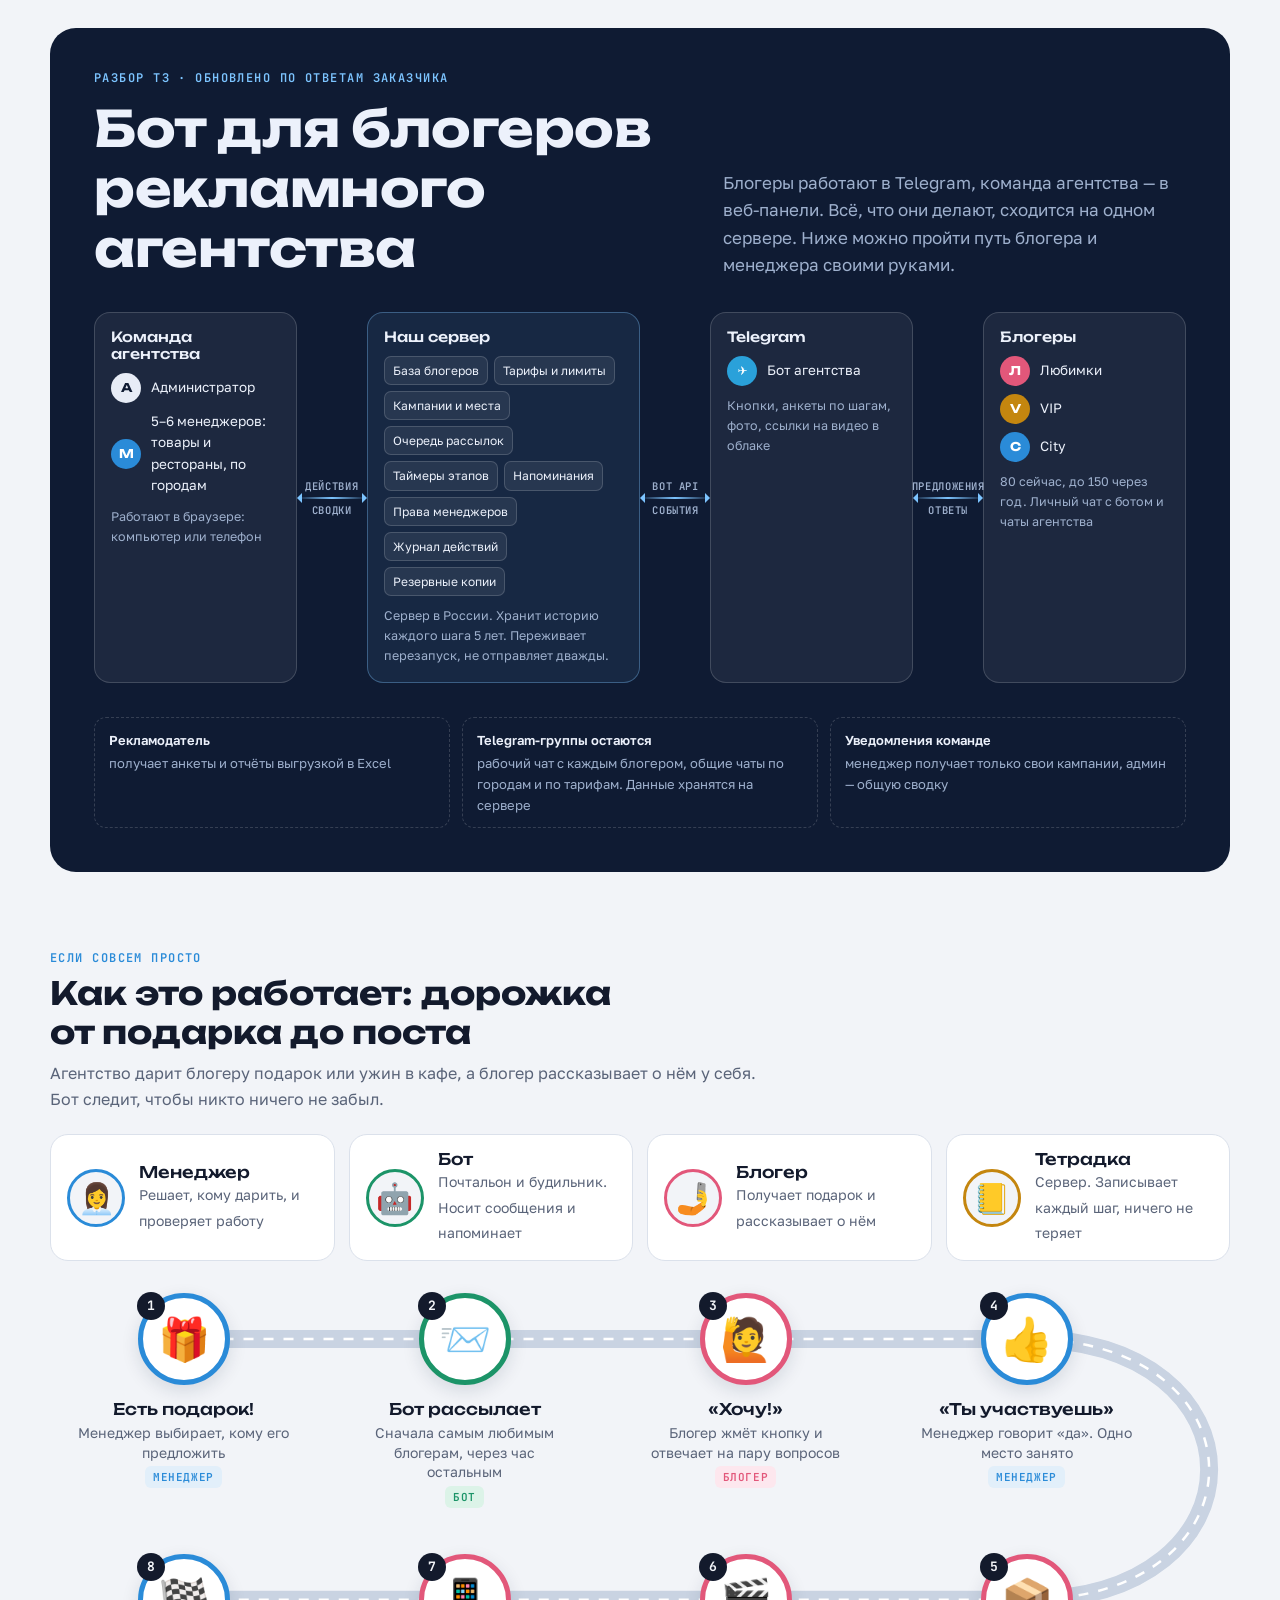
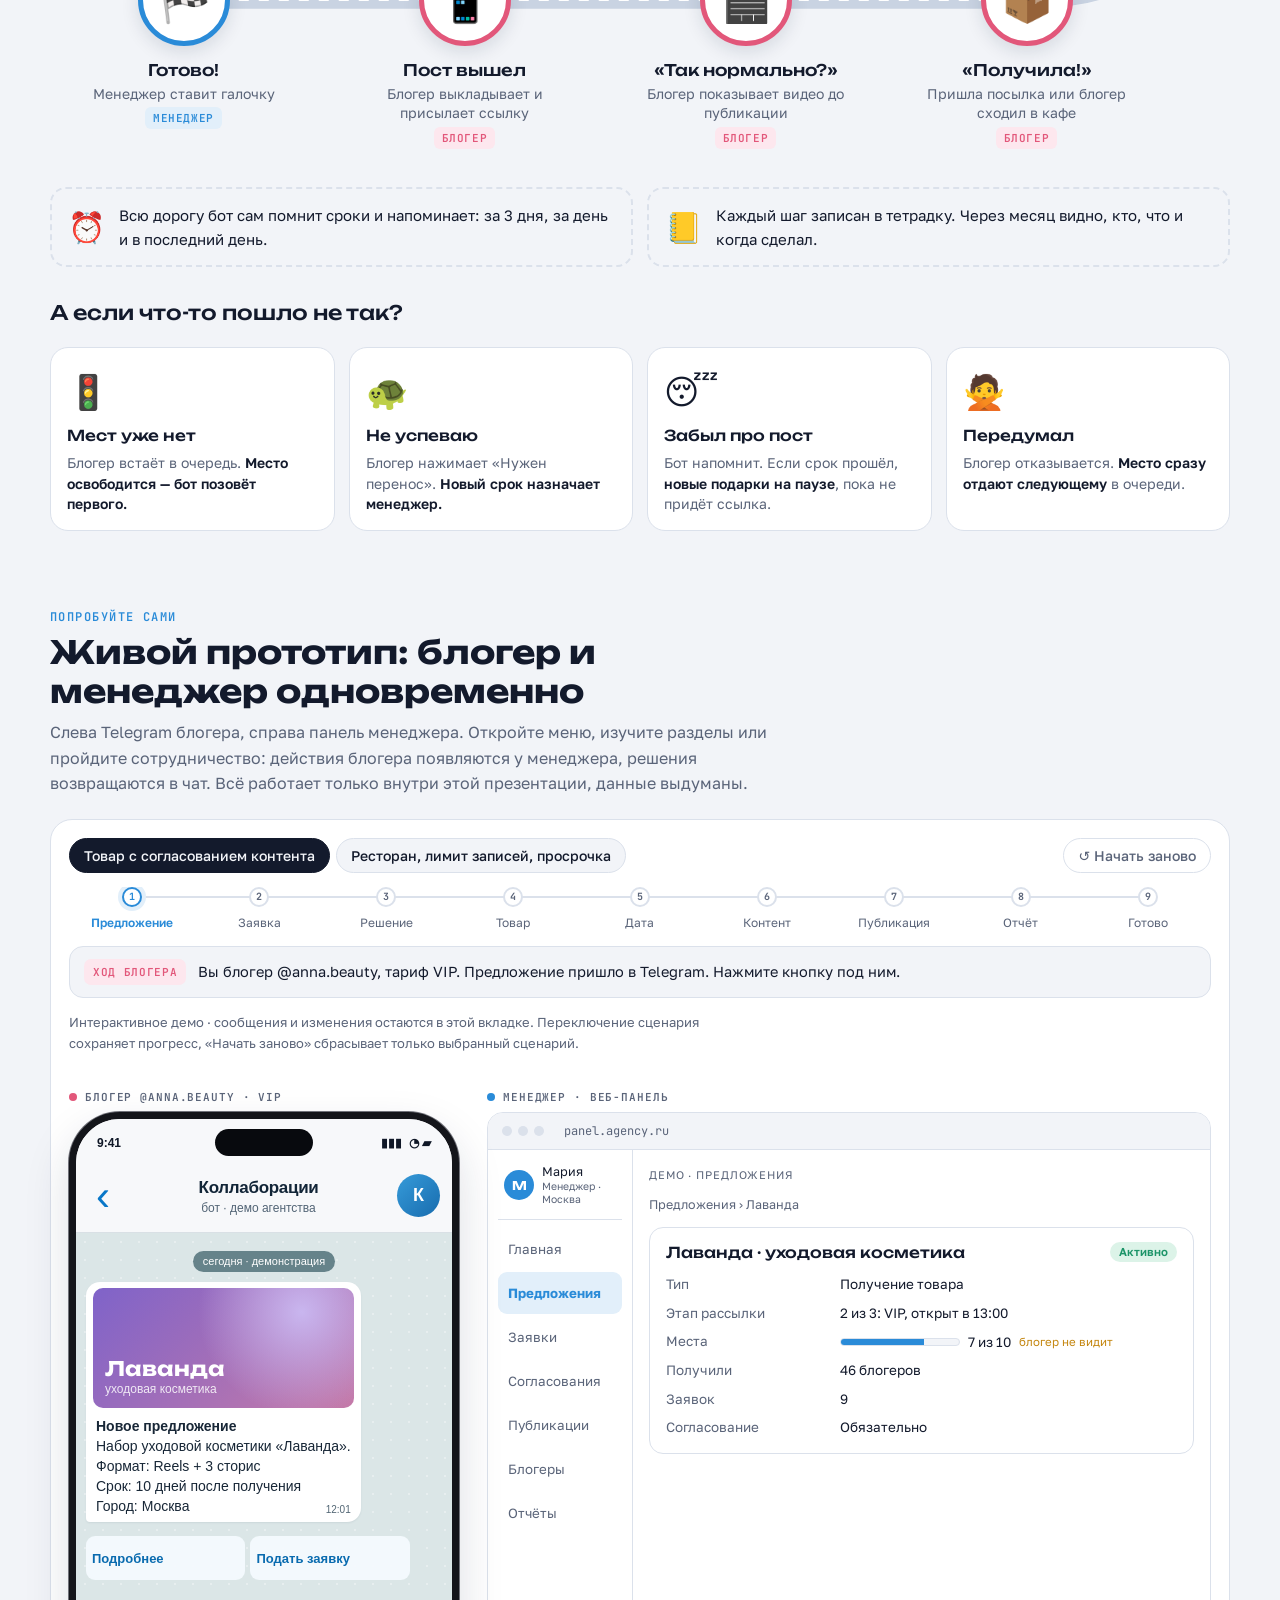
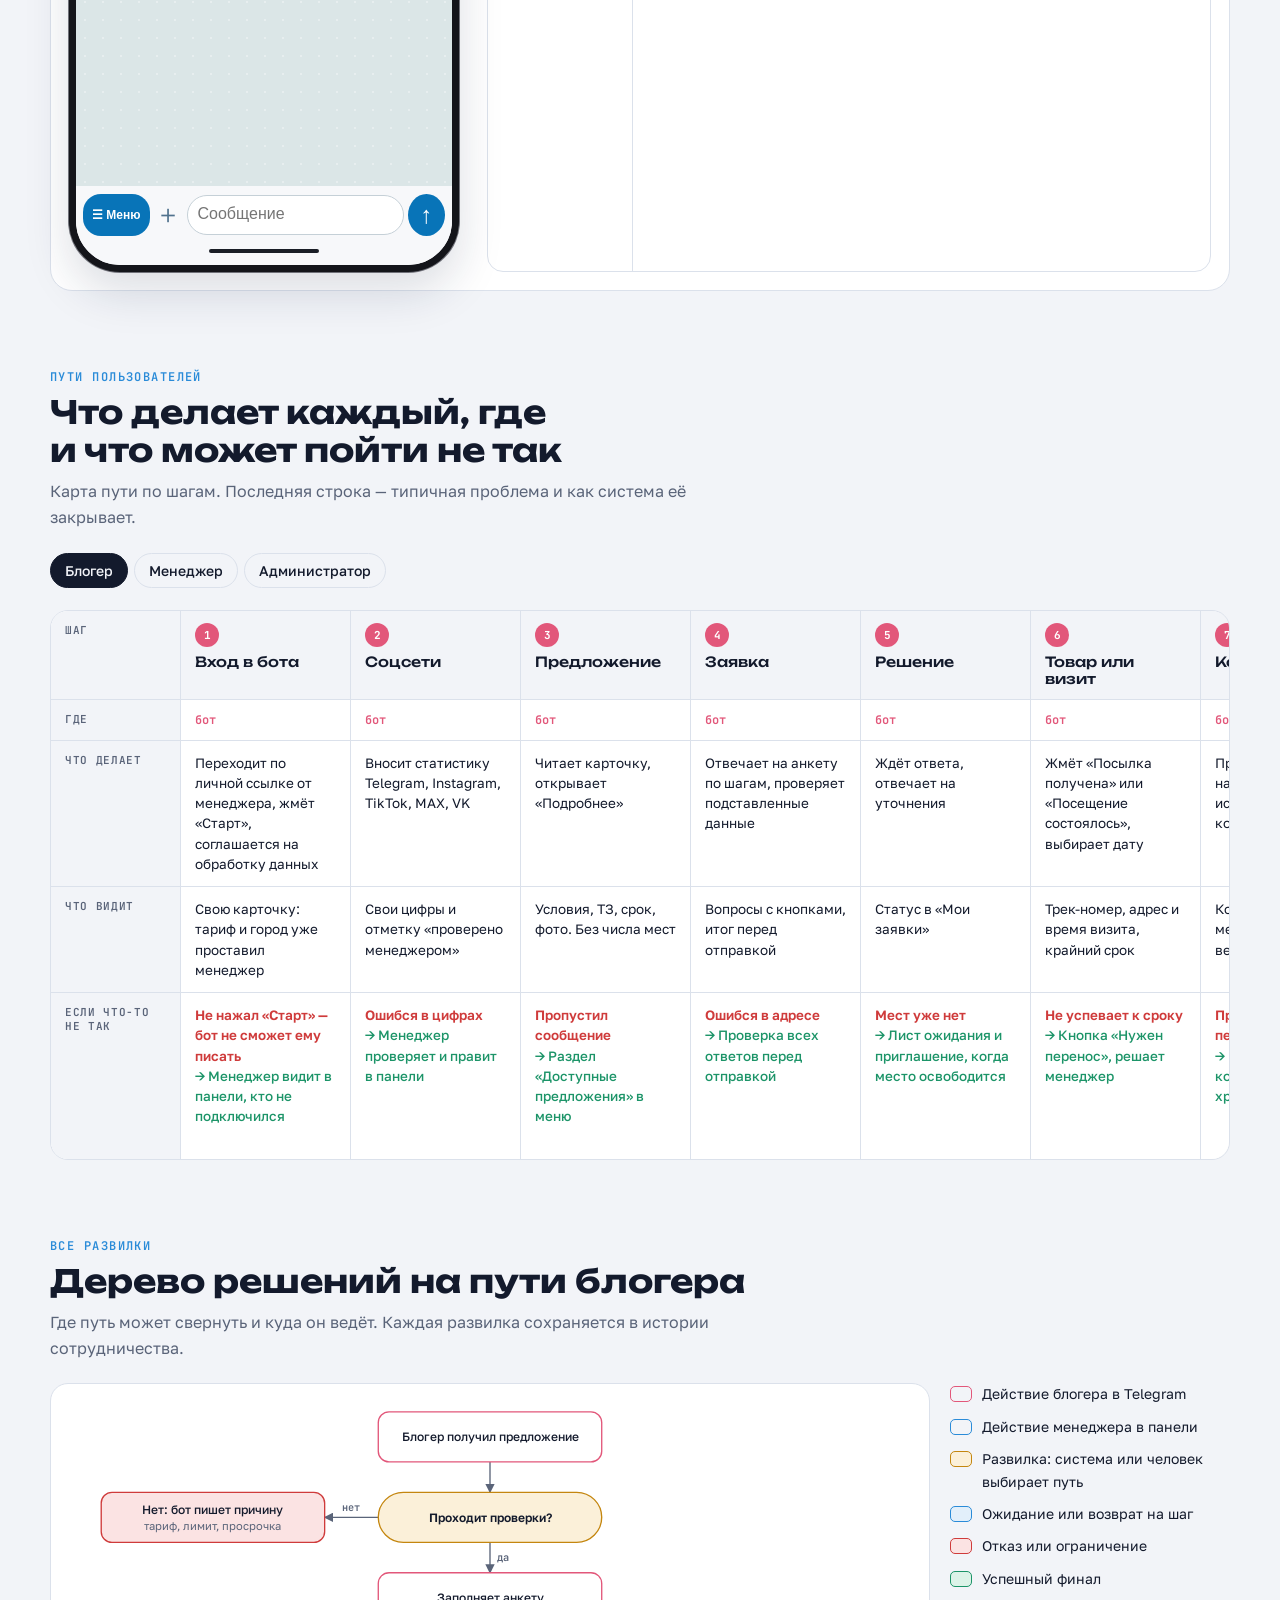
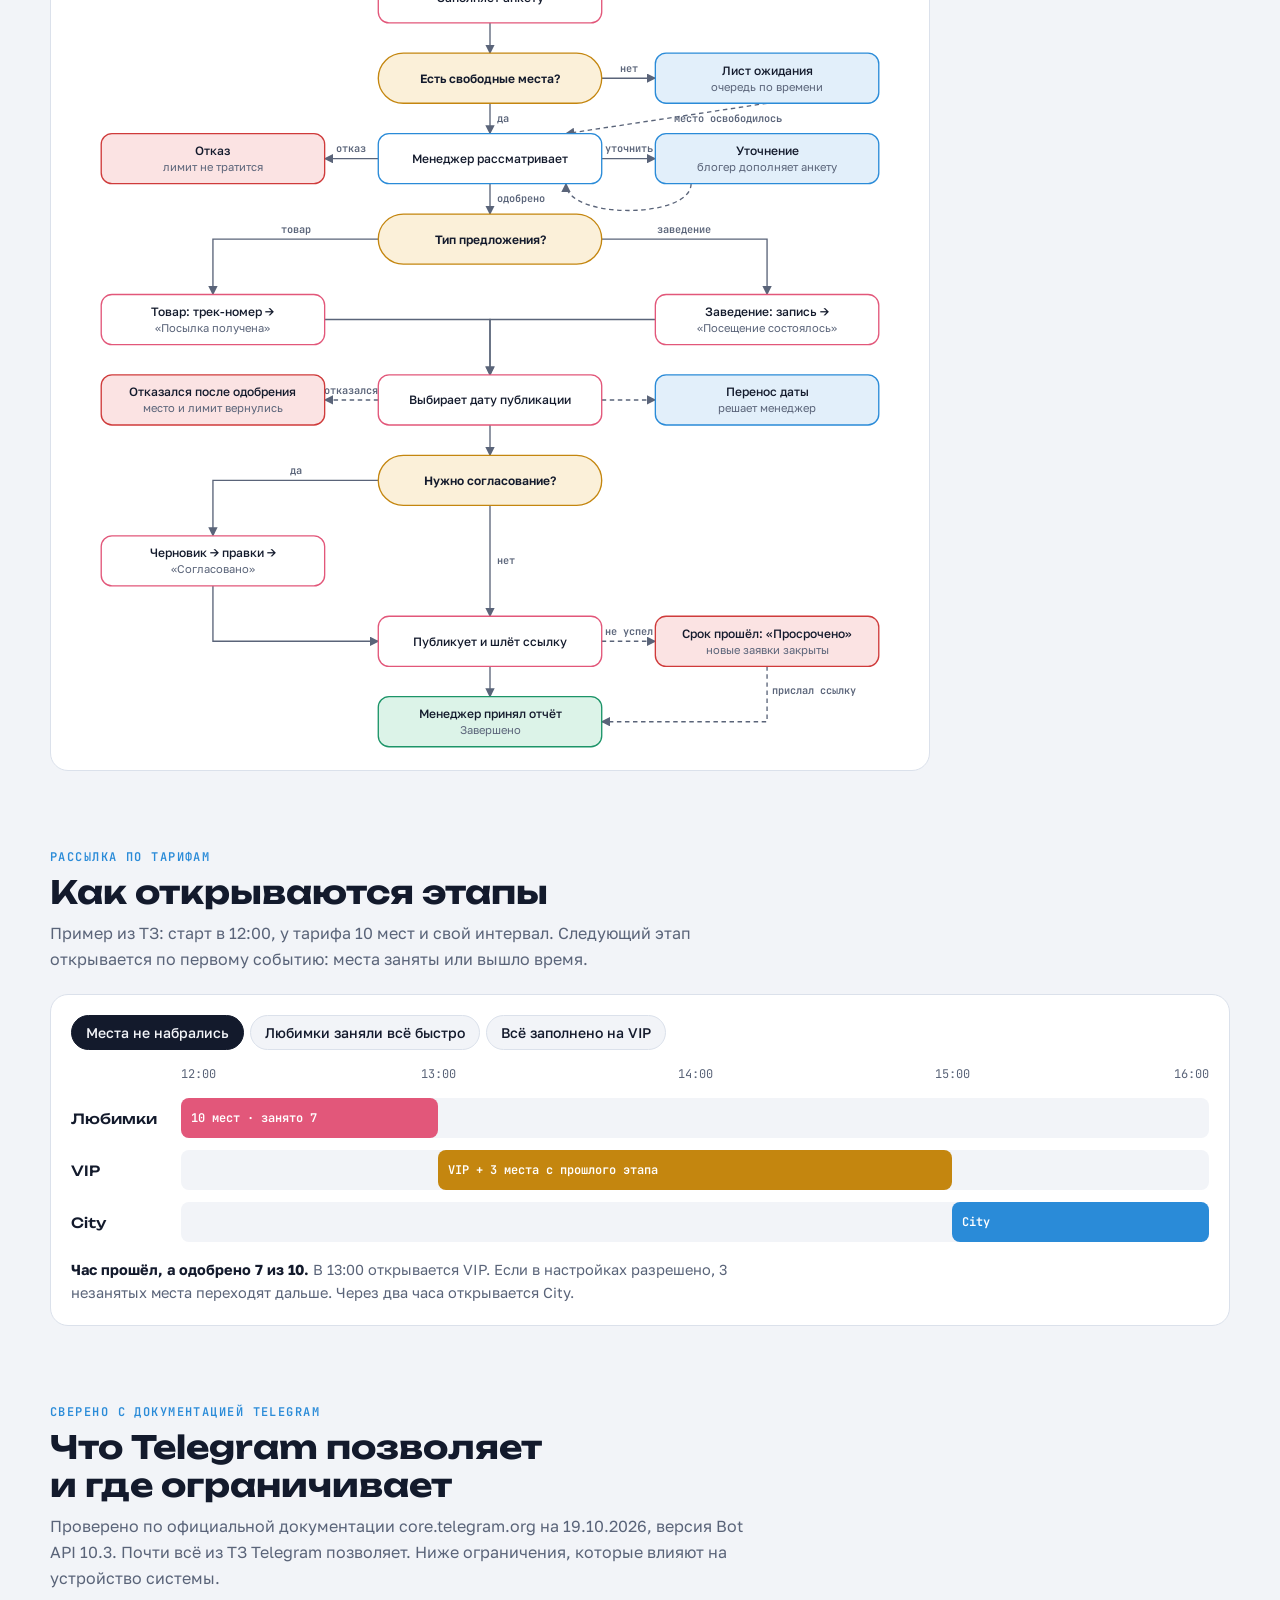
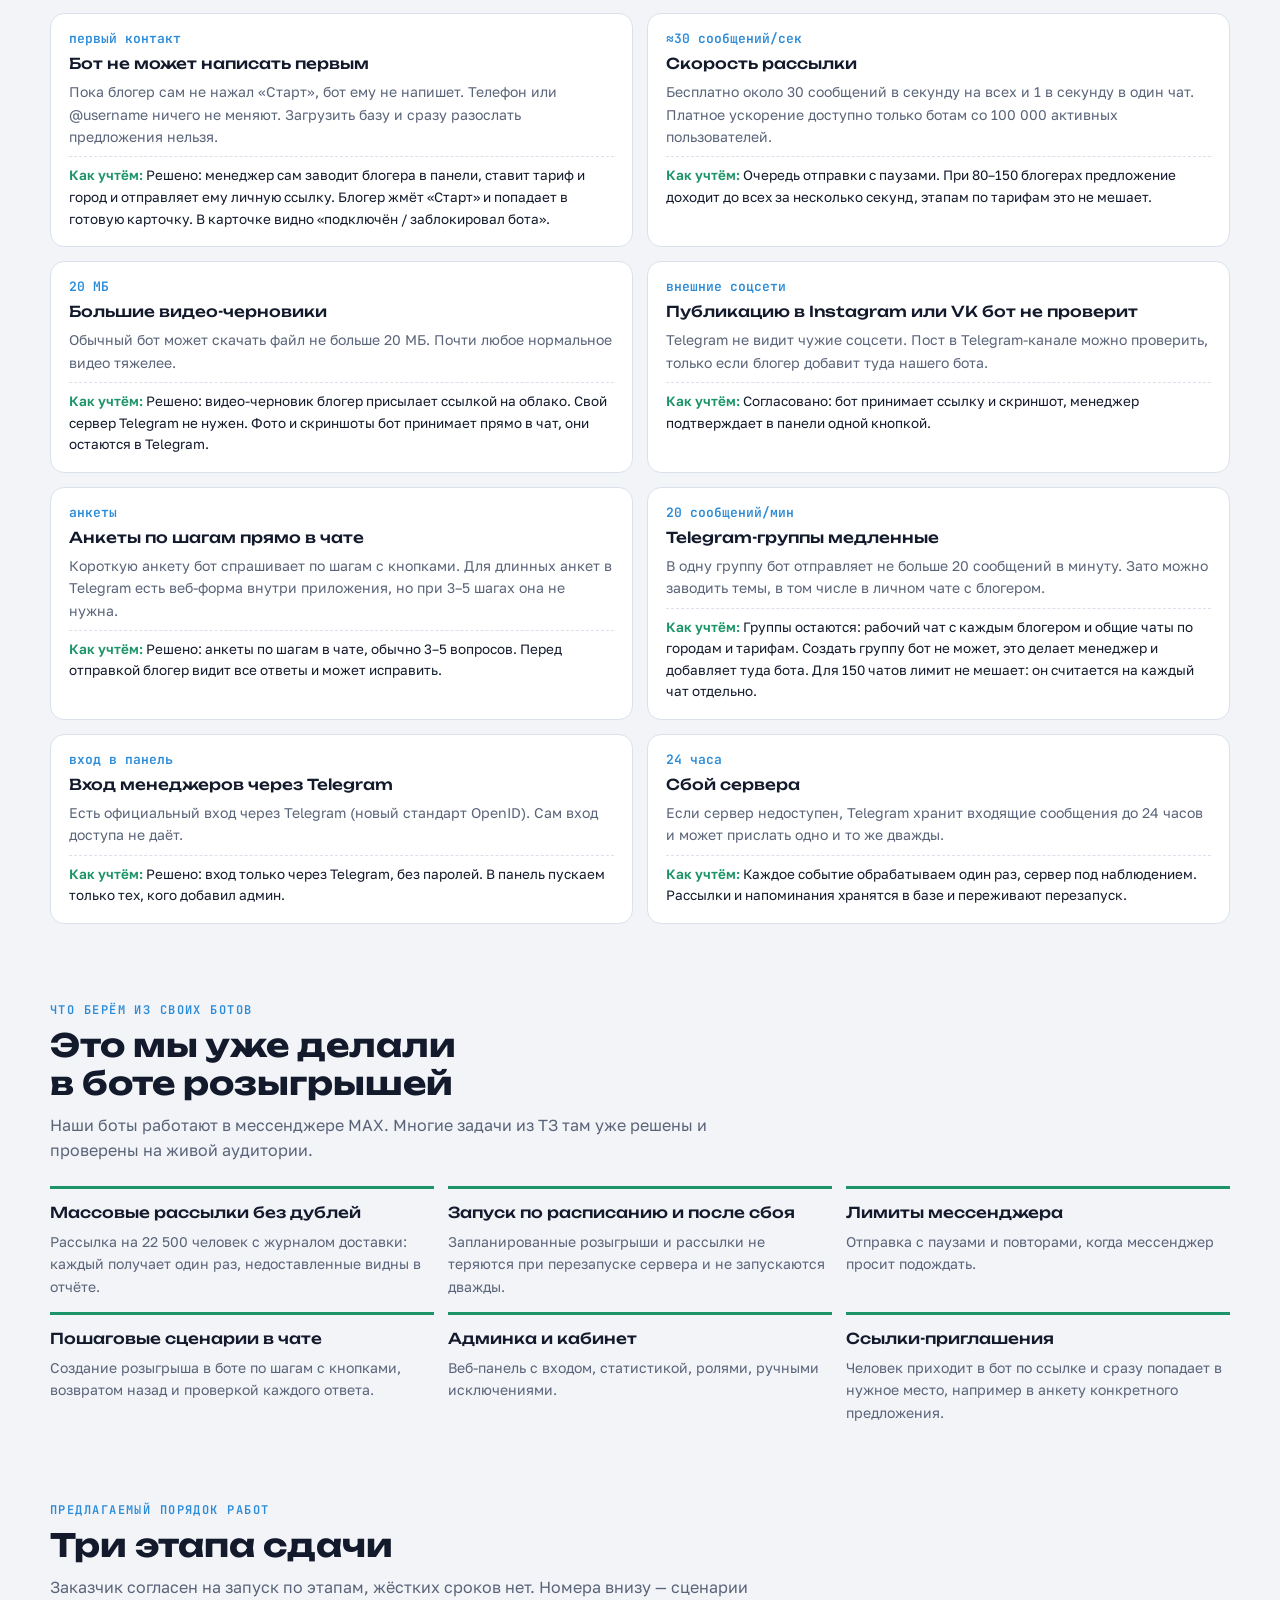
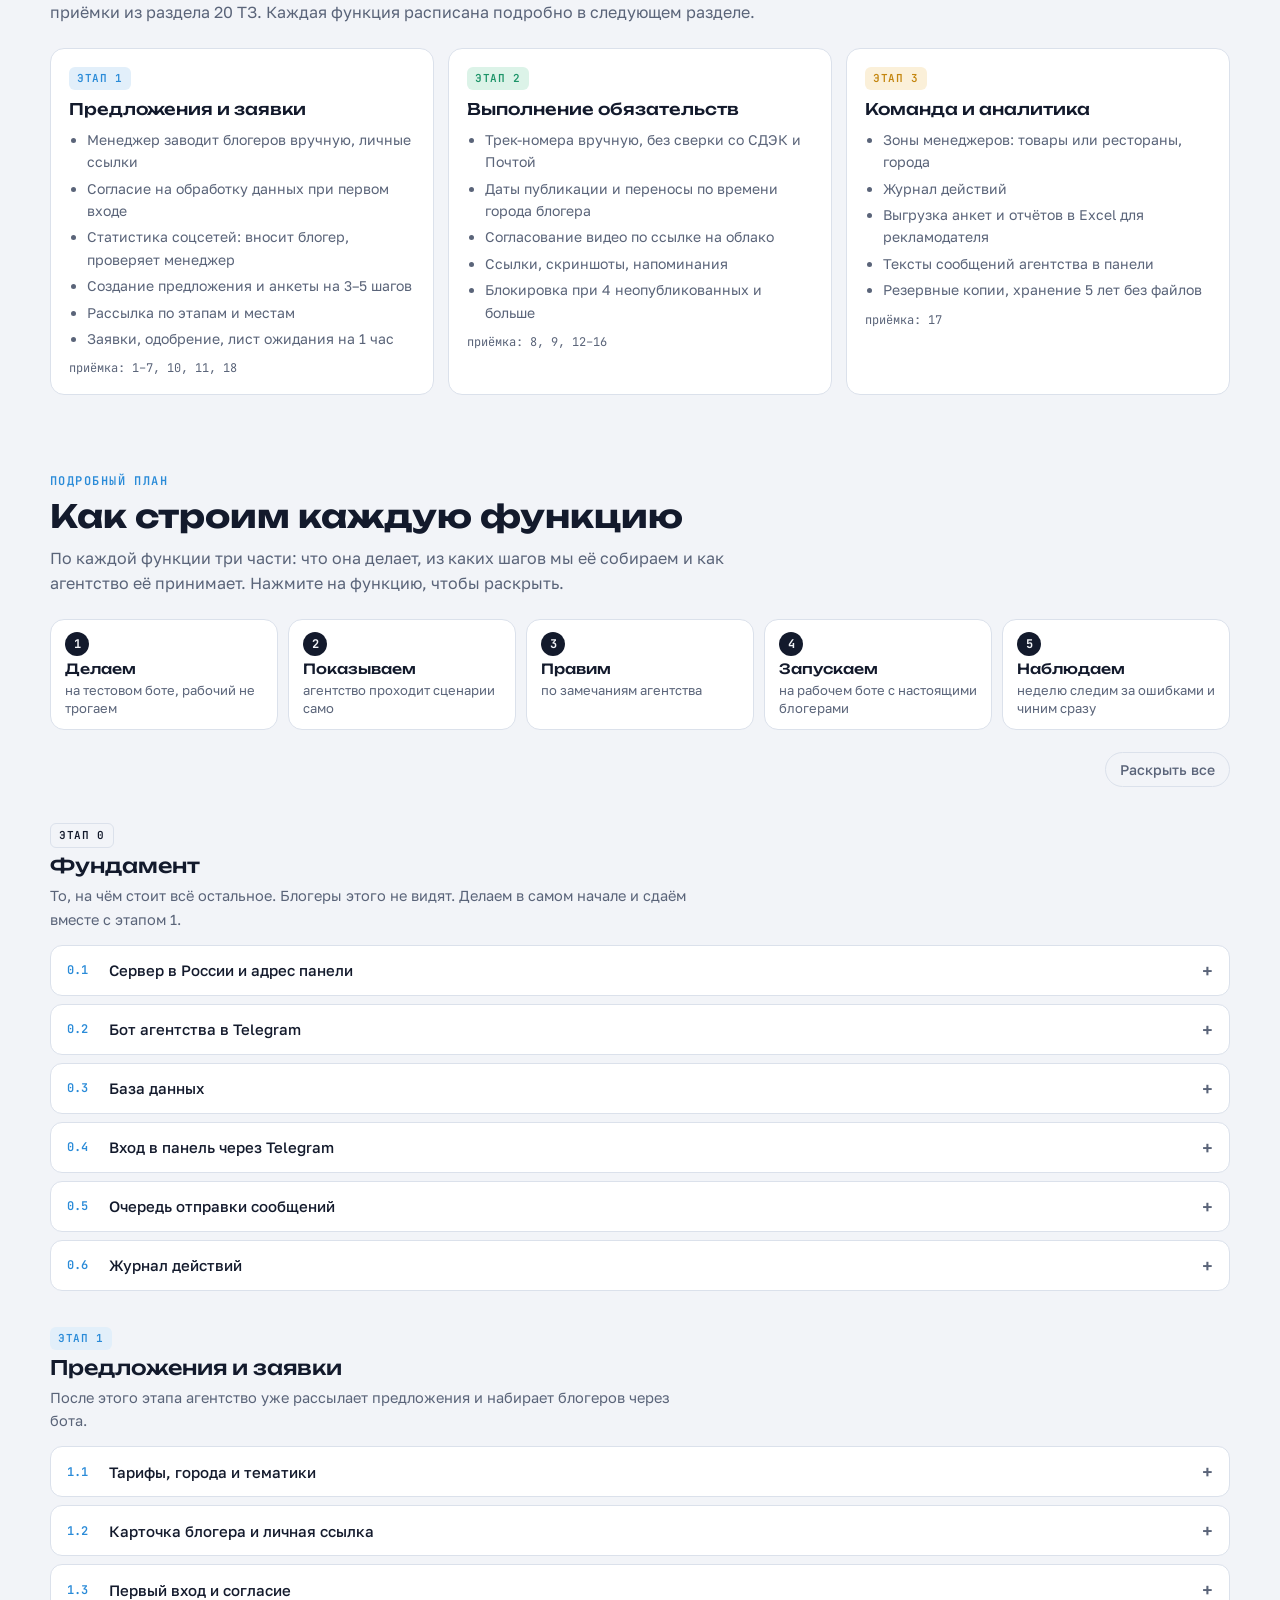
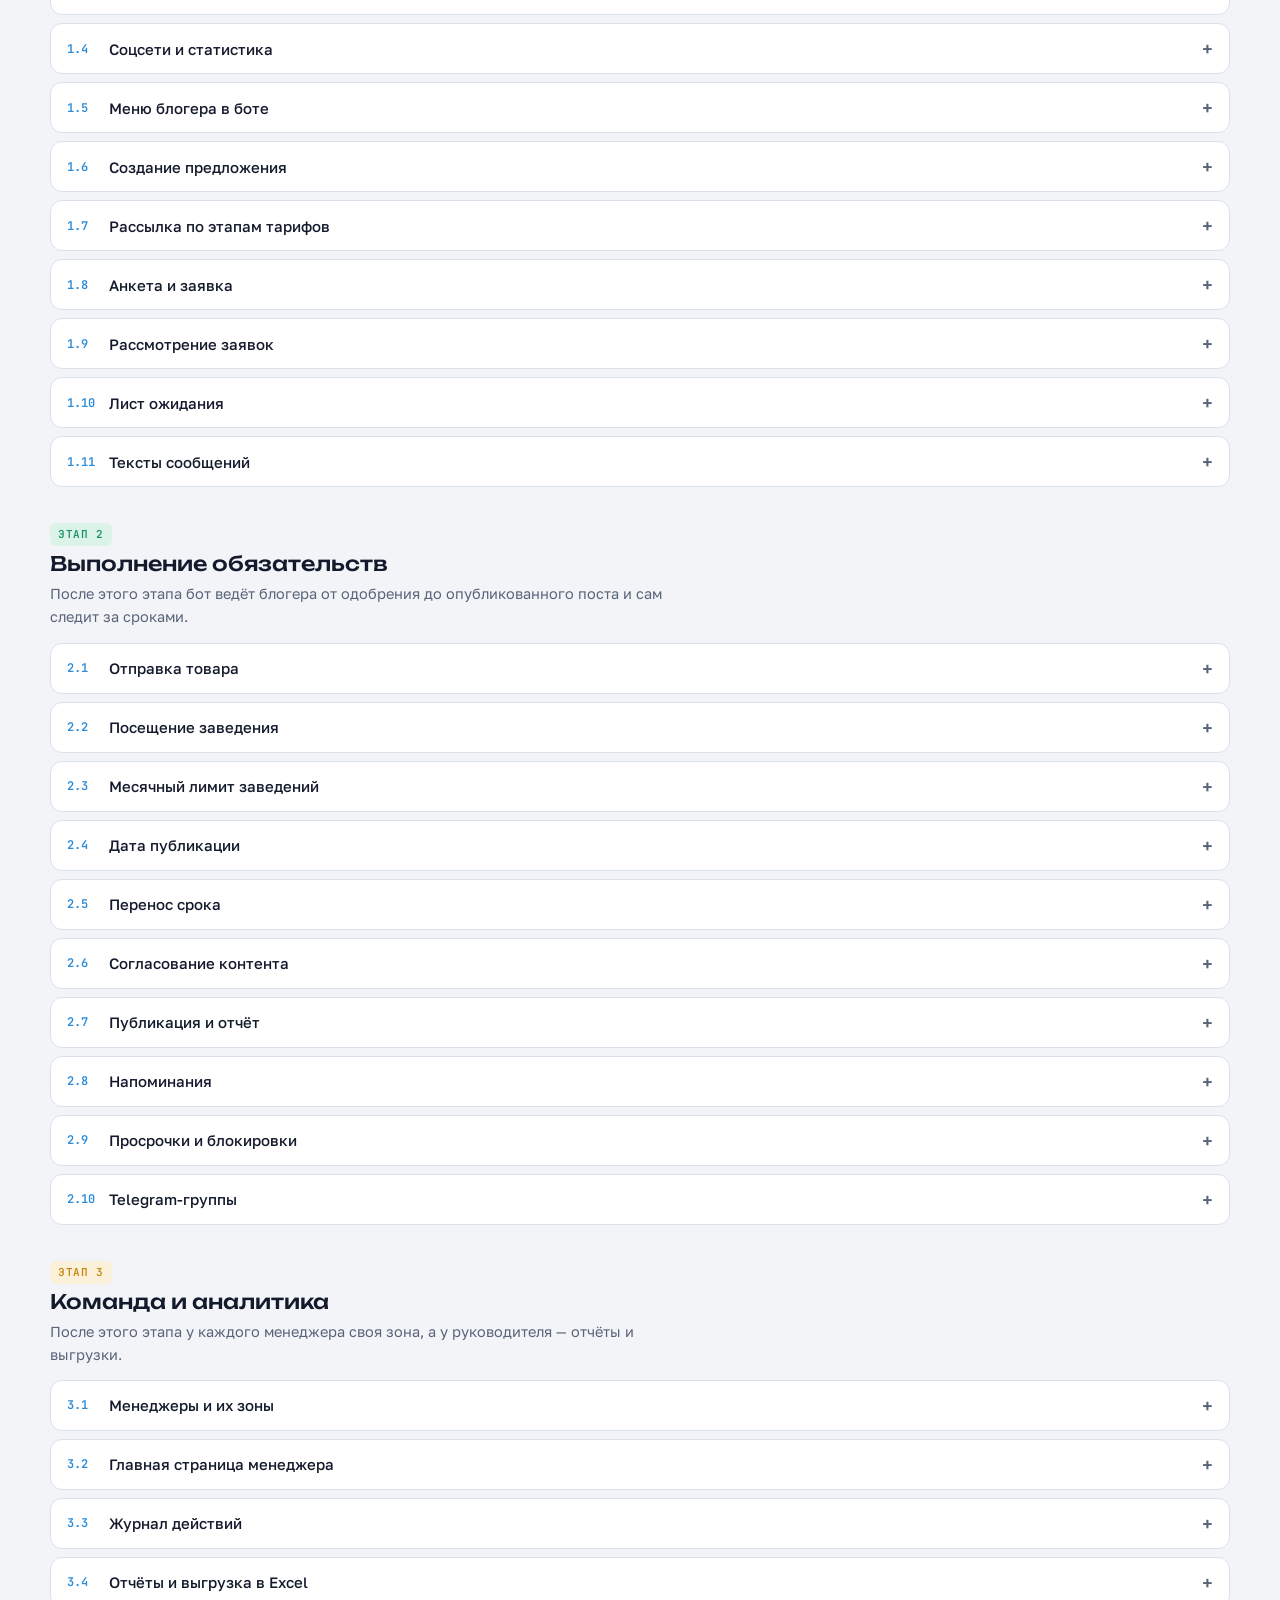
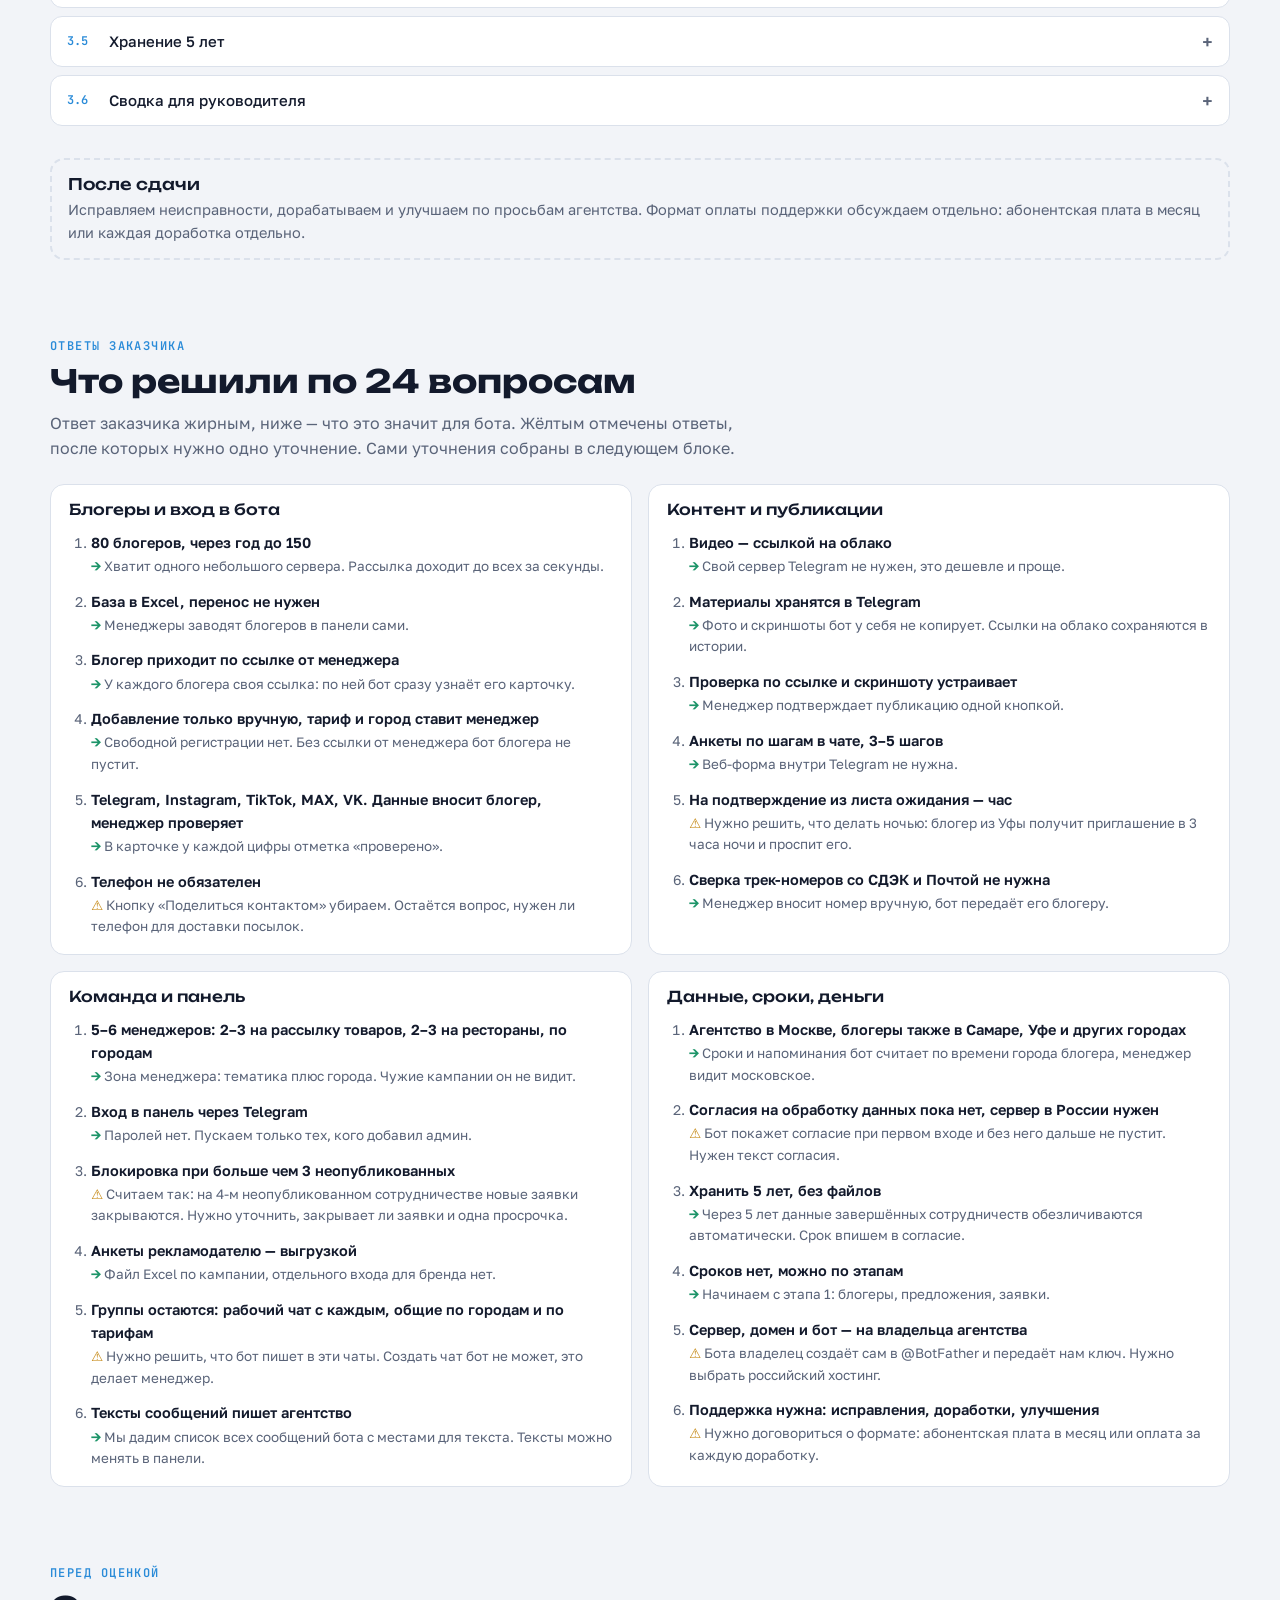
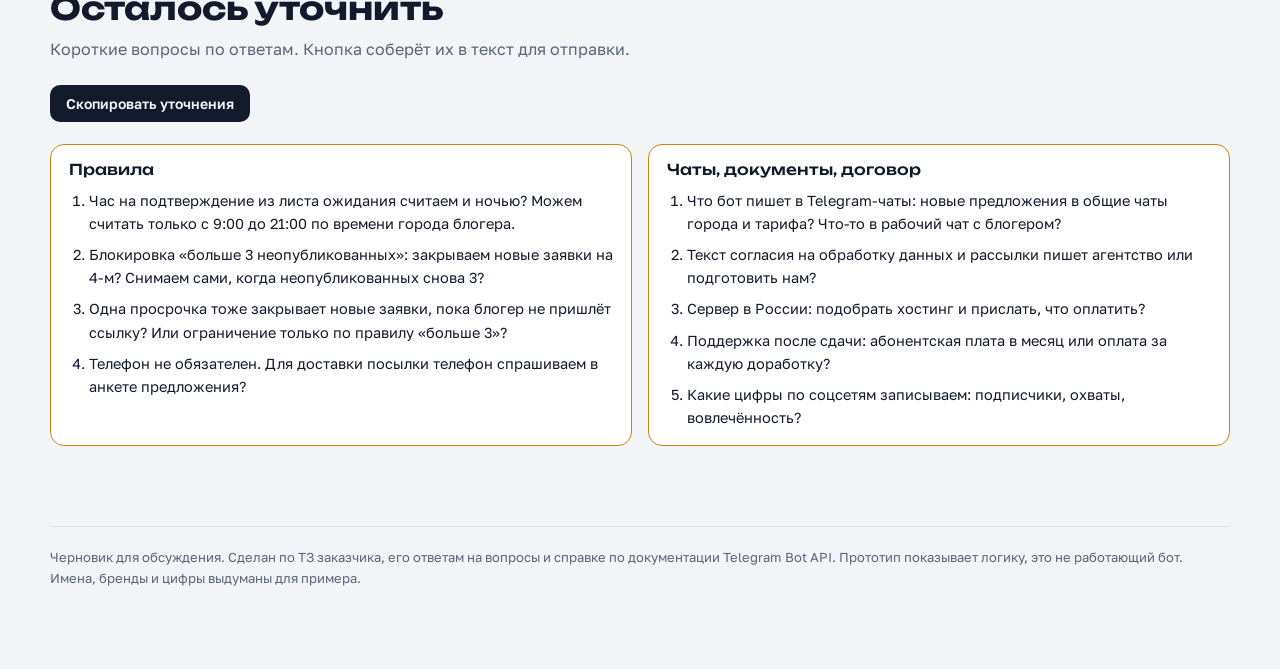
<file: index.html>
<!doctype html>
<html lang="ru">
<head>
<meta charset="utf-8">
<meta name="viewport" content="width=device-width, initial-scale=1, viewport-fit=cover">
<style>body{margin:0}[hidden]{display:none!important}img{max-width:100%}</style>
<link rel="icon" href="data:,">
</head>
<body>
<title>Бот для блогеров агентства</title>
<meta name="claude:viewport-fit-sides" content="cover">
<link rel="preconnect" href="https://fonts.googleapis.com">
<link rel="stylesheet" href="https://fonts.googleapis.com/css2?family=Unbounded:wght@500;700&family=Golos+Text:wght@400;500;600&family=JetBrains+Mono:wght@400;600&display=swap">
<style>
/* Layout: тёмная «карта экосистемы» сверху, затем живой прототип (телефон + панель), карты путей по ролям, дерево развилок, справка */
:root{
  --bg:#f2f4f8; --surface:#ffffff; --ink:#131a2c; --muted:#5a6479; --line:#dbe1eb;
  --sky:#2a8bd8; --sky-soft:#e2effa;
  --coral:#e2577a; --coral-soft:#fde7ee;
  --gold:#c4860f; --gold-soft:#fbf0d9;
  --mint:#1c9468; --mint-soft:#dcf3e8;
  --red:#cf3b3b; --red-soft:#fbe3e3;
  --hero:#0f1b33; --hero-ink:#ecf1fb; --hero-mut:#9eb0cd; --hero-box:rgba(255,255,255,.06); --hero-line:rgba(255,255,255,.16);
  --road:#c9d3e2; --frame:#1b2233; --tg-head:#517da2; --chat:#cfdfe9; --chat-dot:rgba(255,255,255,.35);
  --bubble:#ffffff; --bubble-me:#e1f7cb; --ik:rgba(255,255,255,.78); --ik-ink:#1f6aa3; --sep:rgba(40,70,90,.35);
  --f-display:"Unbounded","Golos Text",system-ui,sans-serif;
  --f-body:"Golos Text",system-ui,-apple-system,"Segoe UI",sans-serif;
  --f-mono:"JetBrains Mono",ui-monospace,Consolas,monospace;
}
@media (prefers-color-scheme:dark){:root:not([data-theme="light"]){
  --bg:#0e121b; --surface:#161c29; --ink:#e6eaf3; --muted:#98a2b7; --line:#283044;
  --sky:#5aaef0; --sky-soft:#152f48; --coral:#f07b98; --coral-soft:#3a1c26;
  --gold:#e2a93b; --gold-soft:#35280e; --mint:#4cc797; --mint-soft:#113226; --red:#ef6b6b; --red-soft:#391616;
  --hero:#0a1426; --frame:#05080f; --tg-head:#24364a; --chat:#0f1a26; --chat-dot:rgba(255,255,255,.04); --road:#2c3850;
  --bubble:#1d2b3a; --bubble-me:#2b5278; --ik:rgba(120,170,220,.16); --ik-ink:#9fd0ff; --sep:rgba(0,0,0,.45); color-scheme:dark}}
:root[data-theme="dark"]{
  --bg:#0e121b; --surface:#161c29; --ink:#e6eaf3; --muted:#98a2b7; --line:#283044;
  --sky:#5aaef0; --sky-soft:#152f48; --coral:#f07b98; --coral-soft:#3a1c26;
  --gold:#e2a93b; --gold-soft:#35280e; --mint:#4cc797; --mint-soft:#113226; --red:#ef6b6b; --red-soft:#391616;
  --hero:#0a1426; --frame:#05080f; --tg-head:#24364a; --chat:#0f1a26; --chat-dot:rgba(255,255,255,.04); --road:#2c3850;
  --bubble:#1d2b3a; --bubble-me:#2b5278; --ik:rgba(120,170,220,.16); --ik-ink:#9fd0ff; --sep:rgba(0,0,0,.45); color-scheme:dark}

*{box-sizing:border-box}
body{background:var(--bg);color:var(--ink);font:16px/1.6 var(--f-body);
  padding-left:max(16px,env(safe-area-inset-left,0px));padding-right:max(16px,env(safe-area-inset-right,0px))}
.wrap{max-width:1180px;margin:0 auto;padding-block:28px 80px;display:flex;flex-direction:column;gap:80px}
h1,h2,h3{font-family:var(--f-display);text-wrap:balance;line-height:1.2;margin:0}
h1{font-size:clamp(28px,4.6vw,50px);font-weight:700;letter-spacing:-.01em}
h2{font-size:clamp(22px,3vw,32px);font-weight:700}
h3{font-size:16px;font-weight:500}
p{margin:0}
button{font-family:inherit}
:focus-visible{outline:2px solid var(--sky);outline-offset:2px}
.eyebrow{font:600 12px/1 var(--f-mono);letter-spacing:.12em;text-transform:uppercase;color:var(--sky)}
section{display:flex;flex-direction:column;gap:22px}
.sec-head{display:flex;flex-direction:column;gap:10px;max-width:72ch}
.sec-head p{color:var(--muted)}
.pill{font:600 11.5px var(--f-body);padding:3px 9px;border-radius:999px;white-space:nowrap;display:inline-block}
.p-new{background:var(--sky-soft);color:var(--sky)} .p-wait{background:var(--gold-soft);color:var(--gold)}
.p-ok{background:var(--mint-soft);color:var(--mint)} .p-bad{background:var(--red-soft);color:var(--red)} .p-mut{background:var(--bg);color:var(--muted);border:1px solid var(--line)}

/* ===== HERO / ЭКОСИСТЕМА ===== */
.hero{background:var(--hero);color:var(--hero-ink);border-radius:26px;padding:clamp(22px,4vw,44px);display:flex;flex-direction:column;gap:34px;color-scheme:dark}
.hero .eyebrow{color:#7cc4ff}
.hero-top{display:grid;grid-template-columns:1.3fr 1fr;gap:28px;align-items:end}
.hero-top p{color:var(--hero-mut);font-size:17px;max-width:56ch}
.hero-top>div{display:flex;flex-direction:column;gap:14px;min-width:0}
.eco{display:grid;grid-template-columns:1fr 70px 1.35fr 70px 1fr 70px 1fr;align-items:stretch}
.node{background:var(--hero-box);border:1px solid var(--hero-line);border-radius:16px;padding:16px;display:flex;flex-direction:column;gap:10px;min-width:0}
.node h3{font-size:14px;color:var(--hero-ink)}
.node .sub{font-size:12.5px;color:var(--hero-mut)}
.node.core{background:rgba(124,196,255,.08);border-color:rgba(124,196,255,.35)}
.ppl{display:flex;flex-direction:column;gap:8px}
.ppl div{display:flex;gap:10px;align-items:center;font-size:13.5px}
.av{width:30px;height:30px;border-radius:50%;display:grid;place-items:center;font:700 12px var(--f-display);color:#fff;flex:0 0 30px}
.av.a{background:#e7ecf6;color:#0f1b33} .av.m{background:#2a8bd8} .av.b{background:#e2577a} .av.t{background:#2aa1da}
.mods{display:flex;flex-wrap:wrap;gap:6px}
.mods span{font-size:12px;padding:4px 8px;border-radius:7px;background:rgba(255,255,255,.07);border:1px solid var(--hero-line)}
.link{display:flex;flex-direction:column;align-items:center;justify-content:center;gap:4px;font:600 10.5px var(--f-mono);color:var(--hero-mut);text-transform:uppercase;letter-spacing:.06em;text-align:center}
.link i{display:block;width:100%;height:2px;background:linear-gradient(90deg,transparent,#7cc4ff,transparent);position:relative}
.link i::before,.link i::after{content:"";position:absolute;top:-4px;border:5px solid transparent}
.link i::after{right:0;border-left-color:#7cc4ff;border-right:0}
.link i::before{left:0;border-right-color:#7cc4ff;border-left:0}
.eco-bottom{display:grid;grid-template-columns:repeat(3,1fr);gap:12px}
.eco-bottom div{border:1px dashed var(--hero-line);border-radius:12px;padding:12px 14px;font-size:13px;color:var(--hero-mut)}
.eco-bottom b{color:var(--hero-ink);font-weight:600;display:block;margin-bottom:2px}
.packets{position:absolute;inset:0;pointer-events:none}

/* ===== ПРОСТАЯ ДОРОЖКА ===== */
.cast{display:grid;grid-template-columns:repeat(4,1fr);gap:14px}
.who{display:flex;gap:14px;align-items:center;background:var(--surface);border:1px solid var(--line);border-radius:18px;padding:14px 16px;min-width:0}
.who .face{flex:0 0 58px;height:58px;border-radius:50%;display:grid;place-items:center;font-size:30px;border:3px solid;background:var(--bg)}
.who b{font:500 16px var(--f-display);display:block}
.who span{font-size:14px;color:var(--muted);line-height:1.4}
.road{position:relative;display:grid;grid-template-columns:repeat(4,1fr);row-gap:40px;column-gap:14px;padding:10px 70px 10px 0}
.road svg.path{position:absolute;inset:0;width:100%;height:100%;overflow:visible;pointer-events:none;z-index:0}
.road .base{stroke:var(--road);stroke-width:18;fill:none;stroke-linecap:round}
.road .dash{stroke:var(--surface);stroke-width:2.5;fill:none;stroke-dasharray:10 10;animation:march 1.2s linear infinite}
@keyframes march{to{stroke-dashoffset:-20}}
.stop{position:relative;z-index:1;display:flex;flex-direction:column;align-items:center;text-align:center;gap:8px;min-width:0}
.stop .ico{width:92px;height:92px;border-radius:50%;display:grid;place-items:center;font-size:42px;background:var(--surface);border:5px solid var(--sky);box-shadow:0 6px 18px rgba(20,30,60,.12);position:relative}
.stop .ico em{position:absolute;top:-6px;left:-6px;width:28px;height:28px;border-radius:50%;background:var(--ink);color:var(--bg);font:700 13px/28px var(--f-mono);font-style:normal}
.stop[data-w="b"] .ico{border-color:var(--coral)} .stop[data-w="t"] .ico{border-color:var(--mint)}
.stop .txt{background:var(--bg);border-radius:12px;padding:6px 10px;display:flex;flex-direction:column;gap:4px;align-items:center}
.stop b{font:500 16px/1.25 var(--f-display)}
.stop p{font-size:14px;color:var(--muted);line-height:1.4;max-width:24ch}
.tag{font:600 11px var(--f-mono);letter-spacing:.06em;text-transform:uppercase;padding:4px 8px;border-radius:6px}
.tag.m{background:var(--sky-soft);color:var(--sky)} .tag.b{background:var(--coral-soft);color:var(--coral)} .tag.t{background:var(--mint-soft);color:var(--mint)}
.road .stop:nth-child(6){grid-row:2;grid-column:4} .road .stop:nth-child(7){grid-row:2;grid-column:3}
.road .stop:nth-child(8){grid-row:2;grid-column:2} .road .stop:nth-child(9){grid-row:2;grid-column:1}
.always{display:grid;grid-template-columns:1fr 1fr;gap:14px}
.always div{display:flex;gap:14px;align-items:center;border:2px dashed var(--line);border-radius:16px;padding:14px 16px;font-size:15px}
.always i{font-style:normal;font-size:30px}
.oops{display:grid;grid-template-columns:repeat(4,1fr);gap:14px}
.oops div{background:var(--surface);border:1px solid var(--line);border-radius:18px;padding:16px;display:flex;flex-direction:column;gap:8px;min-width:0}
.oops i{font-style:normal;font-size:34px}
.oops b{font:500 15px var(--f-display)}
.oops p{font-size:14px;color:var(--muted);line-height:1.45}
.oops p strong{color:var(--ink);font-weight:600}
@media (max-width:900px){
  .cast,.oops{grid-template-columns:1fr 1fr}
  .always{grid-template-columns:1fr}
  .road{grid-template-columns:1fr;row-gap:22px;padding:0}
  .road .stop:nth-child(n){grid-row:auto;grid-column:1}
  .stop{flex-direction:row;text-align:left;align-items:center}
  .stop .ico{flex:0 0 76px;width:76px;height:76px;font-size:34px}
  .stop .ico em{left:auto;right:-6px}
  .stop .txt{align-items:flex-start}
  .stop p{max-width:none}
}
@media (max-width:520px){.cast,.oops{grid-template-columns:1fr}}

/* ===== ПРОТОТИП ===== */
.sim{background:var(--surface);border:1px solid var(--line);border-radius:22px;padding:18px;display:flex;flex-direction:column;gap:14px}
.sim-top{display:flex;flex-wrap:wrap;gap:10px;align-items:center;justify-content:space-between}
.seg{display:flex;gap:6px;flex-wrap:wrap}
.seg button{font:500 14px var(--f-body);padding:8px 14px;border-radius:999px;border:1px solid var(--line);background:var(--bg);color:var(--ink);cursor:pointer}
.seg button[aria-pressed="true"]{background:var(--ink);color:var(--bg);border-color:var(--ink)}
.restart{font:500 14px var(--f-body);padding:8px 14px;border-radius:999px;border:1px solid var(--line);background:transparent;color:var(--muted);cursor:pointer}
.progress-scroll{overflow-x:auto}
.progress{display:grid;grid-template-columns:repeat(9,minmax(78px,1fr));min-width:700px}
.pg{display:flex;flex-direction:column;align-items:center;gap:6px;font-size:12px;color:var(--muted);position:relative;text-align:center}
.pg::before{content:"";position:absolute;top:9px;left:-50%;width:100%;height:2px;background:var(--line);z-index:0}
.pg:first-child::before{content:none}
.pg i{width:20px;height:20px;border-radius:50%;border:2px solid var(--line);background:var(--surface);z-index:1;display:grid;place-items:center;font:700 10px var(--f-mono);font-style:normal}
.pg.done{color:var(--ink)} .pg.done i{background:var(--mint);border-color:var(--mint);color:#fff}
.pg.done::before,.pg.cur::before{background:var(--mint)}
.pg.cur{color:var(--sky);font-weight:600} .pg.cur i{border-color:var(--sky);box-shadow:0 0 0 4px var(--sky-soft)}
.pg.skip{opacity:.45;text-decoration:line-through}
.hintbar{display:flex;gap:12px;align-items:center;padding:12px 14px;border-radius:14px;background:var(--bg);border:1px solid var(--line);min-height:52px}
.turn{font:600 11px var(--f-mono);letter-spacing:.06em;text-transform:uppercase;padding:6px 9px;border-radius:7px;white-space:nowrap}
.turn.b{background:var(--coral-soft);color:var(--coral)} .turn.m{background:var(--sky-soft);color:var(--sky)} .turn.e{background:var(--mint-soft);color:var(--mint)}
.hint{font-size:14.5px}
.sim-body{display:grid;grid-template-columns:minmax(300px,370px) minmax(0,1fr);gap:18px;align-items:start}
.side-label{font:600 11px var(--f-mono);letter-spacing:.08em;text-transform:uppercase;color:var(--muted);margin-bottom:8px;display:flex;align-items:center;gap:8px}
.side-label i{width:8px;height:8px;border-radius:50%}

/* телефон */
.tgp{border:9px solid var(--frame);border-radius:34px;overflow:hidden;display:flex;flex-direction:column;height:620px;background:var(--chat)}
.tgp-head{background:var(--tg-head);color:#fff;display:flex;gap:10px;padding:10px 12px;align-items:center}
.tgp-head .av{width:36px;height:36px;flex-basis:36px;background:linear-gradient(135deg,#2aa1da,#1c9468);font-size:13px}
.tgp-head b{font-size:14.5px;font-weight:600;display:block;line-height:1.2}
.tgp-head small{font-size:12px;opacity:.75}
.tgp-chat{flex:1;overflow-y:auto;padding:12px 10px;display:flex;flex-direction:column;gap:6px;
  background-color:var(--chat);background-image:radial-gradient(var(--chat-dot) 1.2px,transparent 1.3px);background-size:16px 16px;scroll-behavior:smooth}
.bb{max-width:86%;padding:7px 10px 6px;border-radius:14px;font-size:13.5px;line-height:1.45;color:var(--ink);box-shadow:0 1px 1px rgba(0,0,0,.08);animation:pop .22s ease-out}
.bb.bot{align-self:flex-start;background:var(--bubble);border-bottom-left-radius:4px}
.bb.me{align-self:flex-end;background:var(--bubble-me);border-bottom-right-radius:4px}
.bb .tm{float:right;font-size:10.5px;color:var(--muted);margin:7px 0 -2px 10px;font-variant-numeric:tabular-nums}
.bb i{font-style:italic}
.ikb{align-self:flex-start;width:86%;display:grid;grid-template-columns:repeat(2,1fr);gap:4px;animation:pop .22s ease-out}
.ikb button{background:var(--ik);color:var(--ik-ink);border:0;border-radius:9px;padding:8px 6px;font:500 13px var(--f-body);cursor:pointer;backdrop-filter:blur(4px)}
.ikb button.full{grid-column:1/-1}
.ikb button:hover{filter:brightness(1.08)}
.ikb.used button{opacity:.4;pointer-events:none}
.ikb.live button{animation:glow 1.6s ease-in-out infinite}
.sep{align-self:center;font-size:11.5px;background:var(--sep);color:#fff;padding:2px 10px;border-radius:999px;margin:4px 0}
.typing{align-self:flex-start;background:var(--bubble);border-radius:14px;padding:10px 12px;display:flex;gap:4px}
.typing span{width:6px;height:6px;border-radius:50%;background:var(--muted);animation:blink 1s infinite}
.typing span:nth-child(2){animation-delay:.15s}.typing span:nth-child(3){animation-delay:.3s}
.offer-img{height:112px;border-radius:10px;margin:-1px -3px 8px;display:flex;flex-direction:column;justify-content:flex-end;padding:10px 12px;color:#fff}
.offer-img span{font:700 20px var(--f-display)} .offer-img small{font-size:12px;opacity:.85}
.og{background:radial-gradient(circle at 80% 20%,#c9b6ef,transparent 45%),linear-gradient(135deg,#7f63c9,#c57aa8)}
.or{background:radial-gradient(circle at 75% 25%,#f0c48a,transparent 45%),linear-gradient(135deg,#b06a32,#5a3018)}
.thumb{width:190px;max-width:100%;height:110px;border-radius:10px;background:linear-gradient(135deg,#283a52,#101826);display:grid;place-items:center;color:#fff;font-size:26px;margin-bottom:6px}
.thumb.img{background:linear-gradient(135deg,#e7eef7,#c7d6e8);color:#33465f;font-size:12px}
.fname{font-size:12px;color:var(--muted)}
.tgp-input{display:flex;align-items:center;gap:8px;padding:8px 10px;background:var(--surface);border-top:1px solid var(--line);font-size:13px;color:var(--muted)}
.tgp-input .menu{background:var(--sky);color:#fff;border-radius:8px;padding:4px 9px;font-weight:600;font-size:12px}

/* панель */
.pn{border:1px solid var(--line);border-radius:16px;overflow:hidden;background:var(--surface);display:flex;flex-direction:column;min-width:0;min-height:620px}
.pn-bar{display:flex;gap:6px;align-items:center;padding:10px 14px;border-bottom:1px solid var(--line);font:12px var(--f-mono);color:var(--muted);background:var(--bg)}
.pn-bar i{width:10px;height:10px;border-radius:50%;background:var(--line)}
.pn-grid{display:grid;grid-template-columns:160px minmax(0,1fr);flex:1}
.pn-side{border-right:1px solid var(--line);padding:14px 10px;display:flex;flex-direction:column;gap:2px;font-size:13.5px}
.pn-side .me{display:flex;gap:8px;align-items:center;padding:0 6px 12px;margin-bottom:6px;border-bottom:1px solid var(--line);font-size:12.5px;line-height:1.3}
.pn-side .me small{color:var(--muted);display:block}
.pn-side span.t{padding:7px 10px;border-radius:8px;color:var(--muted);display:flex;justify-content:space-between}
.pn-side span.t.on{background:var(--sky-soft);color:var(--sky);font-weight:600}
.pn-side span.t em{font-style:normal;font:600 11px var(--f-mono);background:var(--coral);color:#fff;border-radius:999px;padding:1px 6px}
.pn-main{padding:16px;display:flex;flex-direction:column;gap:12px;min-width:0}
.pn-main.flash{animation:flash .7s ease-out}
.crumb{font-size:12.5px;color:var(--muted)}
.pcard{border:1px solid var(--line);border-radius:14px;padding:14px 16px;display:flex;flex-direction:column;gap:12px}
.pc-h{display:flex;justify-content:space-between;gap:10px;align-items:center;flex-wrap:wrap}
.pc-h b{font:500 15px var(--f-display)}
dl.kv{display:grid;grid-template-columns:minmax(110px,160px) minmax(0,1fr);gap:7px 14px;margin:0;font-size:13.5px}
dl.kv dt{color:var(--muted)} dl.kv dd{margin:0;min-width:0;overflow-wrap:anywhere}
.seats{display:inline-flex;align-items:center;gap:8px;flex-wrap:wrap}
.seat-bar{width:120px;height:8px;border-radius:99px;background:var(--bg);border:1px solid var(--line);overflow:hidden;display:inline-block}
.seat-bar i{display:block;height:100%;background:var(--sky);transition:width .5s}
.seats em{font-style:normal;font-size:11.5px;color:var(--gold)}
.input{border:1px solid var(--line);border-radius:8px;padding:6px 10px;font:13px var(--f-mono);background:var(--bg);display:inline-block}
.vers{display:flex;gap:10px;flex-wrap:wrap}
.ver{border:1px solid var(--line);border-radius:10px;padding:8px;display:flex;flex-direction:column;gap:4px;font-size:12.5px;width:170px}
.ver .thumb{width:100%;height:80px;font-size:20px;margin:0}
.ver.old{opacity:.6}
.note{font-size:12.5px;color:var(--muted);border-left:3px solid var(--gold);padding-left:10px}
.hist{margin:0;padding-left:18px;font-size:13px;color:var(--muted);display:flex;flex-direction:column;gap:3px;font-variant-numeric:tabular-nums}
.pacts{display:flex;gap:8px;flex-wrap:wrap}
.pacts button{font:600 13.5px var(--f-body);padding:9px 14px;border-radius:10px;border:1px solid var(--line);background:var(--surface);color:var(--ink);cursor:pointer}
.pacts .a-ok{background:var(--mint);border-color:var(--mint);color:#fff}
.pacts .a-warn{background:var(--gold);border-color:var(--gold);color:#fff}
.pacts .a-bad{color:var(--red);border-color:var(--red)}
.pacts.live .a-ok,.pacts.live .a-warn{animation:glow 1.6s ease-in-out infinite}
.mini{width:100%;border-collapse:collapse;font-size:13px}
.mini th{text-align:left;font:600 10.5px var(--f-mono);letter-spacing:.06em;text-transform:uppercase;color:var(--muted);padding:6px 8px;border-bottom:1px solid var(--line)}
.mini td{padding:7px 8px;border-bottom:1px solid var(--line);font-variant-numeric:tabular-nums}
.mini tr.hl td{background:var(--sky-soft)}
.tbl-scroll{overflow-x:auto}

@keyframes pop{from{transform:translateY(6px);opacity:.3}to{transform:none;opacity:1}}
@keyframes glow{0%,100%{box-shadow:0 0 0 0 rgba(42,139,216,0)}50%{box-shadow:0 0 0 5px rgba(42,139,216,.28)}}
@keyframes blink{0%,100%{opacity:.25}50%{opacity:1}}
@keyframes flash{from{background:var(--sky-soft)}to{background:transparent}}
@media (prefers-reduced-motion:reduce){*{animation:none!important;transition:none!important;scroll-behavior:auto!important}}

/* ===== ПУТИ ПО РОЛЯМ ===== */
.roles{display:flex;gap:6px;flex-wrap:wrap}
.jr-scroll{overflow-x:auto;border:1px solid var(--line);border-radius:18px;background:var(--surface)}
.jr{display:grid;min-width:1000px}
.jr .c{padding:12px 14px;border-bottom:1px solid var(--line);border-right:1px solid var(--line);font-size:13.5px;line-height:1.5;min-width:0}
.jr .rl{font:600 11px var(--f-mono);letter-spacing:.06em;text-transform:uppercase;color:var(--muted);background:var(--bg);position:sticky;left:0;z-index:1}
.jr .hd{display:flex;flex-direction:column;gap:6px;background:var(--bg)}
.jr .hd b{font:500 14px var(--f-display)}
.jr .hd .n{width:24px;height:24px;border-radius:50%;display:grid;place-items:center;font:700 11px var(--f-mono);color:#fff}
.jr .where{font:600 12px var(--f-mono)}
.jr .risk{color:var(--muted)}
.jr .risk b{display:block;color:var(--red);font-weight:600}
.jr .risk span{display:block;color:var(--mint);font-weight:500}
.jr .last{border-bottom:0}

/* ===== ДЕРЕВО ===== */
.tree-wrap{display:grid;grid-template-columns:minmax(0,1fr) 280px;gap:20px;align-items:start}
.tree-scroll{overflow-x:auto;background:var(--surface);border:1px solid var(--line);border-radius:18px;padding:10px}
.tree-scroll svg{display:block;min-width:760px;width:100%;height:auto}
.tn rect{fill:var(--surface);stroke:var(--line);stroke-width:1.5}
.tn text{fill:var(--ink);font:500 13.5px var(--f-body)}
.tn.k-b rect{stroke:var(--coral)} .tn.k-m rect{stroke:var(--sky)}
.tn.k-d rect{fill:var(--gold-soft);stroke:var(--gold)} .tn.k-d text{font-weight:600}
.tn.k-bad rect{fill:var(--red-soft);stroke:var(--red)} .tn.k-ok rect{fill:var(--mint-soft);stroke:var(--mint)} .tn.k-w rect{fill:var(--sky-soft);stroke:var(--sky)}
.te{stroke:var(--muted);stroke-width:1.5;fill:none}
.te.d{stroke-dasharray:5 4}
.tl-lbl{fill:var(--muted);font:600 11.5px var(--f-mono)}
.arrowhead{fill:var(--muted)}
.legend{display:flex;flex-direction:column;gap:10px;font-size:14px}
.legend div{display:flex;gap:10px;align-items:flex-start}
.legend i{flex:0 0 22px;height:16px;border-radius:5px;border:1.5px solid;margin-top:3px}

/* ===== ЭТАПЫ РАССЫЛКИ ===== */
.stage-box{background:var(--surface);border:1px solid var(--line);border-radius:18px;padding:20px;display:flex;flex-direction:column;gap:16px}
.tl-scroll{overflow-x:auto}
.tl{min-width:620px;display:grid;grid-template-columns:110px 1fr;row-gap:12px;font-variant-numeric:tabular-nums}
.tl .lbl{font:500 14px var(--f-display);align-self:center}
.tl .track{position:relative;height:40px;background:var(--bg);border-radius:8px}
.tl .bar{position:absolute;top:0;bottom:0;border-radius:8px;display:flex;align-items:center;padding:0 10px;font:600 12px var(--f-mono);color:#fff;white-space:nowrap;overflow:hidden;transition:left .4s,width .4s}
.tl .axis{position:relative;height:20px;font:12px var(--f-mono);color:var(--muted)}
.tl .axis span{position:absolute;transform:translateX(-50%)}
.b1{background:var(--coral)} .b2{background:var(--gold)} .b3{background:var(--sky)}
.stage-note{font-size:14.5px;color:var(--muted);max-width:78ch}
.stage-note b{color:var(--ink)}

/* ===== TELEGRAM, ЭТАПЫ, ВОПРОСЫ ===== */
.tg-grid{display:grid;grid-template-columns:repeat(2,1fr);gap:14px}
.tg{background:var(--surface);border:1px solid var(--line);border-radius:14px;padding:16px 18px;display:flex;flex-direction:column;gap:8px;min-width:0}
.tg h3{font-size:15px} .tg p{font-size:14px;color:var(--muted)}
.tg .fix{font-size:13.5px;color:var(--ink);border-top:1px dashed var(--line);padding-top:8px}
.tg .fix::before{content:"Как учтём: ";font-weight:600;color:var(--mint)}
.num{font:600 13px var(--f-mono);color:var(--sky)}
.phases{display:grid;grid-template-columns:repeat(3,1fr);gap:14px}
.phase{background:var(--surface);border:1px solid var(--line);border-radius:14px;padding:18px;display:flex;flex-direction:column;gap:10px}
.phase ul{margin:0;padding-left:18px;font-size:14px;color:var(--muted);display:flex;flex-direction:column;gap:4px}
.phase .tests{font:12px var(--f-mono);color:var(--muted)}
.chip{display:inline-flex;font:600 11px/1 var(--f-mono);letter-spacing:.06em;text-transform:uppercase;padding:6px 8px;border-radius:6px;align-self:flex-start}
.ch-1{background:var(--sky-soft);color:var(--sky)} .ch-2{background:var(--mint-soft);color:var(--mint)} .ch-3{background:var(--gold-soft);color:var(--gold)}
.exp{display:grid;grid-template-columns:repeat(3,1fr);gap:14px}
.exp div{border-top:3px solid var(--mint);padding-top:12px;display:flex;flex-direction:column;gap:6px}
.exp b{font-family:var(--f-display);font-weight:500;font-size:15px}
.exp p{font-size:14px;color:var(--muted)}
.qbar{display:flex;gap:12px;align-items:center;flex-wrap:wrap}
.btn{font:600 14px var(--f-body);padding:10px 16px;border-radius:10px;border:0;background:var(--ink);color:var(--bg);cursor:pointer}
.qstatus{font-size:13px;color:var(--muted)}
.qgroups{display:grid;grid-template-columns:repeat(2,1fr);gap:16px}
.qg{background:var(--surface);border:1px solid var(--line);border-radius:14px;padding:16px 18px;display:flex;flex-direction:column;gap:10px;min-width:0}
.qg h3{font-size:15px}
.qg ol{margin:0;padding-left:20px;display:flex;flex-direction:column;gap:8px;font-size:14.5px}
.qg li small{display:block;color:var(--muted);font-size:13px}
.flow{display:grid;grid-template-columns:repeat(5,1fr);gap:10px}
.flow div{background:var(--surface);border:1px solid var(--line);border-radius:14px;padding:12px 14px;display:flex;flex-direction:column;gap:4px;min-width:0}
.flow i{font:700 12px/24px var(--f-mono);font-style:normal;width:24px;height:24px;border-radius:50%;background:var(--ink);color:var(--bg);text-align:center}
.flow b{font:500 14px var(--f-display)} .flow span{font-size:13px;color:var(--muted);line-height:1.4}
.plan-tools{display:flex;justify-content:flex-end}
.pstage{display:flex;flex-direction:column;gap:8px}
.pstage-h{display:flex;flex-direction:column;gap:6px;margin:14px 0 6px}
.pstage-h h3{font-size:20px} .pstage-h p{color:var(--muted);font-size:14.5px;max-width:72ch}
.ch-0{background:var(--bg);color:var(--ink);border:1px solid var(--line)}
details.fn{background:var(--surface);border:1px solid var(--line);border-radius:12px}
details.fn summary{cursor:pointer;list-style:none;padding:13px 16px;display:flex;gap:12px;align-items:center;font:500 15px var(--f-body)}
details.fn summary::-webkit-details-marker{display:none}
details.fn summary::after{content:"+";margin-left:auto;font:600 18px var(--f-mono);color:var(--muted)}
details.fn[open] summary::after{content:"−"}
details.fn[open] summary{border-bottom:1px solid var(--line)}
.fn-n{font:600 12px var(--f-mono);color:var(--sky);min-width:30px}
.fn-b{display:grid;grid-template-columns:1fr 1.5fr 1fr;gap:18px;padding:14px 16px 16px}
.fn-b>div{display:flex;flex-direction:column;gap:6px;min-width:0}
.fn-b b{font:600 11px var(--f-mono);letter-spacing:.06em;text-transform:uppercase;color:var(--muted)}
.fn-b p,.fn-b ol{font-size:14px;margin:0;line-height:1.5}
.fn-b ol{padding-left:18px;display:flex;flex-direction:column;gap:4px}
.fn-b .need{grid-column:1/-1;background:var(--gold-soft);border-radius:10px;padding:10px 12px}
.fn-b .need b{color:var(--gold)}
.after{border:2px dashed var(--line);border-radius:14px;padding:14px 16px;display:flex;flex-direction:column;gap:4px;margin-top:10px}
.after b{font:500 16px var(--f-display)} .after p{color:var(--muted);font-size:14.5px}
@media (max-width:900px){.flow{grid-template-columns:1fr 1fr}.fn-b{grid-template-columns:1fr}}
@media (max-width:520px){.flow{grid-template-columns:1fr}}
.agroups{display:grid;grid-template-columns:repeat(2,1fr);gap:16px}
.ag{background:var(--surface);border:1px solid var(--line);border-radius:14px;padding:16px 18px;display:flex;flex-direction:column;gap:12px;min-width:0}
.ag h3{font-size:15px}
.ag ol{margin:0;padding-left:22px;display:flex;flex-direction:column;gap:12px;font-size:14px}
.ag li{color:var(--muted)}
.ag li b{display:block;color:var(--ink);font-weight:600;font-size:14.5px}
.ag li span{display:block;font-size:13.5px;margin-top:2px}
.ag li span::before{content:"→ ";color:var(--mint);font-weight:600}
.ag li.warn span::before{content:"⚠ ";color:var(--gold)}
.qg.follow{border-color:var(--gold)}
@media (max-width:980px){.agroups{grid-template-columns:1fr}}
textarea#qtext{width:100%;min-height:120px;font:13px var(--f-mono);border-radius:10px;border:1px solid var(--line);background:var(--surface);color:var(--ink);padding:10px}
footer{color:var(--muted);font-size:13px;border-top:1px solid var(--line);padding-top:20px}

@media (max-width:980px){
  .eco{grid-template-columns:1fr;gap:0}
  .link{flex-direction:row;padding:10px 0}
  .link i{width:2px;height:28px;background:linear-gradient(180deg,transparent,#7cc4ff,transparent)}
  .link i::before,.link i::after{content:none}
  .hero-top,.eco-bottom,.tree-wrap,.tg-grid,.phases,.exp,.qgroups{grid-template-columns:1fr}
  .sim-body{grid-template-columns:1fr}
  .tgp{max-width:380px;width:100%;margin:0 auto;height:560px}
}
@media (max-width:640px){
  .pn-grid{grid-template-columns:1fr}
  .pn-side{flex-direction:row;overflow-x:auto;border-right:0;border-bottom:1px solid var(--line);gap:4px}
  .pn-side .me{display:none}
  .pn-side span.t{white-space:nowrap}
  dl.kv{grid-template-columns:1fr;gap:2px}
  dl.kv dd{margin-bottom:6px}
}
</style>

<link rel="stylesheet" href="assets/iphone-demo.css">
<div class="wrap">

<!-- ===== ЭКОСИСТЕМА ===== -->
<header class="hero">
  <div class="hero-top">
    <div>
      <span class="eyebrow">Разбор ТЗ · обновлено по ответам заказчика</span>
      <h1>Бот для блогеров рекламного агентства</h1>
    </div>
    <div><p>Блогеры работают в Telegram, команда агентства — в веб-панели. Всё, что они делают, сходится на одном сервере. Ниже можно пройти путь блогера и менеджера своими руками.</p></div>
  </div>

  <div class="eco" aria-label="Схема экосистемы">
    <div class="node">
      <h3>Команда агентства</h3>
      <div class="ppl">
        <div><span class="av a">А</span>Администратор<br></div>
        <div><span class="av m">М</span>5–6 менеджеров: товары и рестораны, по городам</div>
      </div>
      <p class="sub">Работают в браузере: компьютер или телефон</p>
    </div>
    <div class="link"><span>действия</span><i></i><span>сводки</span></div>
    <div class="node core">
      <h3>Наш сервер</h3>
      <div class="mods">
        <span>База блогеров</span><span>Тарифы и лимиты</span><span>Кампании и места</span><span>Очередь рассылок</span><span>Таймеры этапов</span><span>Напоминания</span><span>Права менеджеров</span><span>Журнал действий</span><span>Резервные копии</span>
      </div>
      <p class="sub">Сервер в России. Хранит историю каждого шага 5 лет. Переживает перезапуск, не отправляет дважды.</p>
    </div>
    <div class="link"><span>Bot API</span><i></i><span>события</span></div>
    <div class="node">
      <h3>Telegram</h3>
      <div class="ppl"><div><span class="av t">✈</span>Бот агентства</div></div>
      <p class="sub">Кнопки, анкеты по шагам, фото, ссылки на видео в облаке</p>
    </div>
    <div class="link"><span>предложения</span><i></i><span>ответы</span></div>
    <div class="node">
      <h3>Блогеры</h3>
      <div class="ppl">
        <div><span class="av b">Л</span>Любимки</div>
        <div><span class="av b" style="background:#c4860f">V</span>VIP</div>
        <div><span class="av b" style="background:#2a8bd8">C</span>City</div>
      </div>
      <p class="sub">80 сейчас, до 150 через год. Личный чат с ботом и чаты агентства</p>
    </div>
  </div>

  <div class="eco-bottom">
    <div><b>Рекламодатель</b>получает анкеты и отчёты выгрузкой в Excel</div>
    <div><b>Telegram-группы остаются</b>рабочий чат с каждым блогером, общие чаты по городам и по тарифам. Данные хранятся на сервере</div>
    <div><b>Уведомления команде</b>менеджер получает только свои кампании, админ — общую сводку</div>
  </div>
</header>

<!-- ===== ПРОСТО ===== -->
<section id="simple">
  <div class="sec-head">
    <span class="eyebrow">Если совсем просто</span>
    <h2>Как это работает: дорожка от подарка до поста</h2>
    <p>Агентство дарит блогеру подарок или ужин в кафе, а блогер рассказывает о нём у себя. Бот следит, чтобы никто ничего не забыл.</p>
  </div>

  <div class="cast">
    <div class="who"><span class="face" style="border-color:var(--sky)">👩‍💼</span><div><b>Менеджер</b><span>Решает, кому дарить, и проверяет работу</span></div></div>
    <div class="who"><span class="face" style="border-color:var(--mint)">🤖</span><div><b>Бот</b><span>Почтальон и будильник. Носит сообщения и напоминает</span></div></div>
    <div class="who"><span class="face" style="border-color:var(--coral)">🤳</span><div><b>Блогер</b><span>Получает подарок и рассказывает о нём</span></div></div>
    <div class="who"><span class="face" style="border-color:var(--gold)">📒</span><div><b>Тетрадка</b><span>Сервер. Записывает каждый шаг, ничего не теряет</span></div></div>
  </div>

  <div class="road" id="road">
    <svg class="path" aria-hidden="true"><path class="base"/><path class="dash"/></svg>
    <div class="stop" data-w="m"><div class="ico">🎁<em>1</em></div><div class="txt"><b>Есть подарок!</b><p>Менеджер выбирает, кому его предложить</p><span class="tag m">менеджер</span></div></div>
    <div class="stop" data-w="t"><div class="ico">📨<em>2</em></div><div class="txt"><b>Бот рассылает</b><p>Сначала самым любимым блогерам, через час остальным</p><span class="tag t">бот</span></div></div>
    <div class="stop" data-w="b"><div class="ico">🙋<em>3</em></div><div class="txt"><b>«Хочу!»</b><p>Блогер жмёт кнопку и отвечает на пару вопросов</p><span class="tag b">блогер</span></div></div>
    <div class="stop" data-w="m"><div class="ico">👍<em>4</em></div><div class="txt"><b>«Ты участвуешь»</b><p>Менеджер говорит «да». Одно место занято</p><span class="tag m">менеджер</span></div></div>
    <div class="stop" data-w="b"><div class="ico">📦<em>5</em></div><div class="txt"><b>«Получила!»</b><p>Пришла посылка или блогер сходил в кафе</p><span class="tag b">блогер</span></div></div>
    <div class="stop" data-w="b"><div class="ico">🎬<em>6</em></div><div class="txt"><b>«Так нормально?»</b><p>Блогер показывает видео до публикации</p><span class="tag b">блогер</span></div></div>
    <div class="stop" data-w="b"><div class="ico">📱<em>7</em></div><div class="txt"><b>Пост вышел</b><p>Блогер выкладывает и присылает ссылку</p><span class="tag b">блогер</span></div></div>
    <div class="stop" data-w="m"><div class="ico">🏁<em>8</em></div><div class="txt"><b>Готово!</b><p>Менеджер ставит галочку</p><span class="tag m">менеджер</span></div></div>
  </div>

  <div class="always">
    <div><i>⏰</i><span>Всю дорогу бот сам помнит сроки и напоминает: за 3 дня, за день и в последний день.</span></div>
    <div><i>📒</i><span>Каждый шаг записан в тетрадку. Через месяц видно, кто, что и когда сделал.</span></div>
  </div>

  <div class="sec-head" style="margin-top:12px"><h3 style="font-size:20px">А если что-то пошло не так?</h3></div>
  <div class="oops">
    <div><i>🚦</i><b>Мест уже нет</b><p>Блогер встаёт в очередь. <strong>Место освободится — бот позовёт первого.</strong></p></div>
    <div><i>🐢</i><b>Не успеваю</b><p>Блогер нажимает «Нужен перенос». <strong>Новый срок назначает менеджер.</strong></p></div>
    <div><i>😴</i><b>Забыл про пост</b><p>Бот напомнит. Если срок прошёл, <strong>новые подарки на паузе</strong>, пока не придёт ссылка.</p></div>
    <div><i>🙅</i><b>Передумал</b><p>Блогер отказывается. <strong>Место сразу отдают следующему</strong> в очереди.</p></div>
  </div>
</section>

<!-- ===== ПРОТОТИП ===== -->
<section id="try">
  <div class="sec-head">
    <span class="eyebrow">Попробуйте сами</span>
    <h2>Живой прототип: блогер и менеджер одновременно</h2>
    <p>Слева Telegram блогера, справа панель менеджера. Откройте меню, изучите разделы или пройдите сотрудничество: действия блогера появляются у менеджера, решения возвращаются в чат. Всё работает только внутри этой презентации, данные выдуманы.</p>
  </div>

  <div class="sim">
    <div class="sim-top">
      <div class="seg" role="group" aria-label="Сценарий">
        <button type="button" id="sc-g" data-sc="g" aria-pressed="true">Товар с согласованием контента</button>
        <button type="button" id="sc-r" data-sc="r" aria-pressed="false">Ресторан, лимит записей, просрочка</button>
      </div>
      <button type="button" class="restart" id="restart">↺ Начать заново</button>
    </div>
    <div class="progress-scroll"><div class="progress" id="progress"></div></div>
    <div class="hintbar" aria-live="polite"><span class="turn b" id="turn">Ход блогера</span><span class="hint" id="hint"></span></div>

    <p id="demo-disclosure" class="demo-disclosure">Интерактивное демо · сообщения и изменения остаются в этой вкладке. Переключение сценария сохраняет прогресс, «Начать заново» сбрасывает только выбранный сценарий.</p><div id="demo-status" class="sr-only" role="status"></div><div class="sim-body">
      <div>
        <div class="side-label"><i style="background:var(--coral)"></i><span id="who">Блогер</span></div>
        <div class="tgp" aria-label="Демонстрация Telegram на iPhone">
          <div class="ios-status" aria-hidden="true"><span>9:41</span><span class="island"></span><span>▮▮▮ &nbsp;◔ ▰</span></div>
          <header class="tgp-head">
            <button type="button" class="ios-back" id="phone-back" aria-label="Назад к чатам">‹</button>
            <button type="button" class="bot-heading" data-view="about"><b>Коллаборации</b><small>бот · демо агентства</small></button>
            <button type="button" class="av" data-view="about" aria-label="О боте агентства">К</button>
          </header>
          <div class="phone-content">
            <div class="tgp-chat" id="chat" role="region" aria-label="Переписка с ботом" tabindex="0"></div>
            <section id="phone-view" class="phone-view" aria-label="Раздел бота" hidden></section>
          </div>
          <form class="tgp-input" id="composer" autocomplete="off">
            <button type="button" class="menu" id="bot-menu" aria-controls="phone-view" aria-expanded="false">☰ Меню</button>
            <button type="button" class="attach" data-view="attach" aria-label="Прикрепить демоматериал">＋</button>
            <label class="sr-only" for="message-input">Сообщение боту в демо</label>
            <input id="message-input" name="message" placeholder="Сообщение" maxlength="500" aria-describedby="demo-disclosure" />
            <button type="submit" class="send" aria-label="Отправить сообщение в демо">↑</button>
          </form>
          <div class="ios-home" aria-hidden="true"><i></i></div>
        </div>
      </div>
      <div style="min-width:0">
        <div class="side-label"><i style="background:var(--sky)"></i>Менеджер · веб-панель</div>
        <div class="pn">
          <div class="pn-bar"><i></i><i></i><i></i>&nbsp; panel.agency.ru</div>
          <div class="pn-grid">
            <nav class="pn-side" id="pnside" aria-label="Разделы панели менеджера"></nav>
            <div class="pn-main" id="pnmain" tabindex="-1" aria-label="Рабочая область менеджера"></div>
          </div>
        </div>
      </div>
    </div>
  </div>
</section>

<!-- ===== ПУТИ ПО РОЛЯМ ===== -->
<section id="journeys">
  <div class="sec-head">
    <span class="eyebrow">Пути пользователей</span>
    <h2>Что делает каждый, где и что может пойти не так</h2>
    <p>Карта пути по шагам. Последняя строка — типичная проблема и как система её закрывает.</p>
  </div>
  <div class="roles seg" role="group" aria-label="Роль">
    <button type="button" id="jr-b" data-r="b" aria-pressed="true">Блогер</button>
    <button type="button" id="jr-m" data-r="m" aria-pressed="false">Менеджер</button>
    <button type="button" id="jr-a" data-r="a" aria-pressed="false">Администратор</button>
  </div>
  <div class="jr-scroll" tabindex="0" aria-label="Карта пути, прокручивается вбок"><div class="jr" id="jr"></div></div>
</section>

<!-- ===== ДЕРЕВО ===== -->
<section id="tree">
  <div class="sec-head">
    <span class="eyebrow">Все развилки</span>
    <h2>Дерево решений на пути блогера</h2>
    <p>Где путь может свернуть и куда он ведёт. Каждая развилка сохраняется в истории сотрудничества.</p>
  </div>
  <div class="tree-wrap">
    <div class="tree-scroll"><svg id="treesvg" viewBox="0 0 960 1080" role="img" aria-label="Дерево решений блогера"></svg></div>
    <div class="legend">
      <div><i style="border-color:var(--coral)"></i>Действие блогера в Telegram</div>
      <div><i style="border-color:var(--sky)"></i>Действие менеджера в панели</div>
      <div><i style="border-color:var(--gold);background:var(--gold-soft)"></i>Развилка: система или человек выбирает путь</div>
      <div><i style="border-color:var(--sky);background:var(--sky-soft)"></i>Ожидание или возврат на шаг</div>
      <div><i style="border-color:var(--red);background:var(--red-soft)"></i>Отказ или ограничение</div>
      <div><i style="border-color:var(--mint);background:var(--mint-soft)"></i>Успешный финал</div>
    </div>
  </div>
</section>

<!-- ===== ЭТАПЫ РАССЫЛКИ ===== -->
<section id="stages">
  <div class="sec-head">
    <span class="eyebrow">Рассылка по тарифам</span>
    <h2>Как открываются этапы</h2>
    <p>Пример из ТЗ: старт в 12:00, у тарифа 10 мест и свой интервал. Следующий этап открывается по первому событию: места заняты или вышло время.</p>
  </div>
  <div class="stage-box">
    <div class="seg" role="group" aria-label="Сценарий рассылки">
      <button type="button" id="st-timer" data-s="timer" aria-pressed="true">Места не набрались</button>
      <button type="button" id="st-fast" data-s="fast" aria-pressed="false">Любимки заняли всё быстро</button>
      <button type="button" id="st-full" data-s="full" aria-pressed="false">Всё заполнено на VIP</button>
    </div>
    <div class="tl-scroll">
      <div class="tl">
        <span></span>
        <div class="axis"><span style="left:0%;transform:none">12:00</span><span style="left:25%">13:00</span><span style="left:50%">14:00</span><span style="left:75%">15:00</span><span style="left:100%;transform:translateX(-100%)">16:00</span></div>
        <span class="lbl">Любимки</span><div class="track"><div class="bar b1" id="bar1"></div></div>
        <span class="lbl">VIP</span><div class="track"><div class="bar b2" id="bar2"></div></div>
        <span class="lbl">City</span><div class="track"><div class="bar b3" id="bar3"></div></div>
      </div>
    </div>
    <p class="stage-note" id="stageNote"></p>
  </div>
</section>

<!-- ===== TELEGRAM ===== -->
<section id="telegram">
  <div class="sec-head">
    <span class="eyebrow">Сверено с документацией Telegram</span>
    <h2>Что Telegram позволяет и где ограничивает</h2>
    <p>Проверено по официальной документации core.telegram.org на 19.10.2026, версия Bot API 10.3. Почти всё из ТЗ Telegram позволяет. Ниже ограничения, которые влияют на устройство системы.</p>
  </div>
  <div class="tg-grid">
    <div class="tg"><span class="num">первый контакт</span><h3>Бот не может написать первым</h3><p>Пока блогер сам не нажал «Старт», бот ему не напишет. Телефон или @username ничего не меняют. Загрузить базу и сразу разослать предложения нельзя.</p><p class="fix">Решено: менеджер сам заводит блогера в панели, ставит тариф и город и отправляет ему личную ссылку. Блогер жмёт «Старт» и попадает в готовую карточку. В карточке видно «подключён / заблокировал бота».</p></div>
    <div class="tg"><span class="num">≈30 сообщений/сек</span><h3>Скорость рассылки</h3><p>Бесплатно около 30 сообщений в секунду на всех и 1 в секунду в один чат. Платное ускорение доступно только ботам со 100 000 активных пользователей.</p><p class="fix">Очередь отправки с паузами. При 80–150 блогерах предложение доходит до всех за несколько секунд, этапам по тарифам это не мешает.</p></div>
    <div class="tg"><span class="num">20 МБ</span><h3>Большие видео-черновики</h3><p>Обычный бот может скачать файл не больше 20 МБ. Почти любое нормальное видео тяжелее.</p><p class="fix">Решено: видео-черновик блогер присылает ссылкой на облако. Свой сервер Telegram не нужен. Фото и скриншоты бот принимает прямо в чат, они остаются в Telegram.</p></div>
    <div class="tg"><span class="num">внешние соцсети</span><h3>Публикацию в Instagram или VK бот не проверит</h3><p>Telegram не видит чужие соцсети. Пост в Telegram-канале можно проверить, только если блогер добавит туда нашего бота.</p><p class="fix">Согласовано: бот принимает ссылку и скриншот, менеджер подтверждает в панели одной кнопкой.</p></div>
    <div class="tg"><span class="num">анкеты</span><h3>Анкеты по шагам прямо в чате</h3><p>Короткую анкету бот спрашивает по шагам с кнопками. Для длинных анкет в Telegram есть веб-форма внутри приложения, но при 3–5 шагах она не нужна.</p><p class="fix">Решено: анкеты по шагам в чате, обычно 3–5 вопросов. Перед отправкой блогер видит все ответы и может исправить.</p></div>
    <div class="tg"><span class="num">20 сообщений/мин</span><h3>Telegram-группы медленные</h3><p>В одну группу бот отправляет не больше 20 сообщений в минуту. Зато можно заводить темы, в том числе в личном чате с блогером.</p><p class="fix">Группы остаются: рабочий чат с каждым блогером и общие чаты по городам и тарифам. Создать группу бот не может, это делает менеджер и добавляет туда бота. Для 150 чатов лимит не мешает: он считается на каждый чат отдельно.</p></div>
    <div class="tg"><span class="num">вход в панель</span><h3>Вход менеджеров через Telegram</h3><p>Есть официальный вход через Telegram (новый стандарт OpenID). Сам вход доступа не даёт.</p><p class="fix">Решено: вход только через Telegram, без паролей. В панель пускаем только тех, кого добавил админ.</p></div>
    <div class="tg"><span class="num">24 часа</span><h3>Сбой сервера</h3><p>Если сервер недоступен, Telegram хранит входящие сообщения до 24 часов и может прислать одно и то же дважды.</p><p class="fix">Каждое событие обрабатываем один раз, сервер под наблюдением. Рассылки и напоминания хранятся в базе и переживают перезапуск.</p></div>
  </div>
</section>

<!-- ===== ОПЫТ ===== -->
<section id="experience">
  <div class="sec-head">
    <span class="eyebrow">Что берём из своих ботов</span>
    <h2>Это мы уже делали в боте розыгрышей</h2>
    <p>Наши боты работают в мессенджере MAX. Многие задачи из ТЗ там уже решены и проверены на живой аудитории.</p>
  </div>
  <div class="exp">
    <div><b>Массовые рассылки без дублей</b><p>Рассылка на 22 500 человек с журналом доставки: каждый получает один раз, недоставленные видны в отчёте.</p></div>
    <div><b>Запуск по расписанию и после сбоя</b><p>Запланированные розыгрыши и рассылки не теряются при перезапуске сервера и не запускаются дважды.</p></div>
    <div><b>Лимиты мессенджера</b><p>Отправка с паузами и повторами, когда мессенджер просит подождать.</p></div>
    <div><b>Пошаговые сценарии в чате</b><p>Создание розыгрыша в боте по шагам с кнопками, возвратом назад и проверкой каждого ответа.</p></div>
    <div><b>Админка и кабинет</b><p>Веб-панель с входом, статистикой, ролями, ручными исключениями.</p></div>
    <div><b>Ссылки-приглашения</b><p>Человек приходит в бот по ссылке и сразу попадает в нужное место, например в анкету конкретного предложения.</p></div>
  </div>
</section>

<!-- ===== ЭТАПЫ СДАЧИ ===== -->
<section id="phases">
  <div class="sec-head">
    <span class="eyebrow">Предлагаемый порядок работ</span>
    <h2>Три этапа сдачи</h2>
    <p>Заказчик согласен на запуск по этапам, жёстких сроков нет. Номера внизу — сценарии приёмки из раздела 20 ТЗ. Каждая функция расписана подробно в следующем разделе.</p>
  </div>
  <div class="phases">
    <div class="phase"><span class="chip ch-1">Этап 1</span><h3>Предложения и заявки</h3><ul><li>Менеджер заводит блогеров вручную, личные ссылки</li><li>Согласие на обработку данных при первом входе</li><li>Статистика соцсетей: вносит блогер, проверяет менеджер</li><li>Создание предложения и анкеты на 3–5 шагов</li><li>Рассылка по этапам и местам</li><li>Заявки, одобрение, лист ожидания на 1 час</li></ul><span class="tests">приёмка: 1–7, 10, 11, 18</span></div>
    <div class="phase"><span class="chip ch-2">Этап 2</span><h3>Выполнение обязательств</h3><ul><li>Трек-номера вручную, без сверки со СДЭК и Почтой</li><li>Даты публикации и переносы по времени города блогера</li><li>Согласование видео по ссылке на облако</li><li>Ссылки, скриншоты, напоминания</li><li>Блокировка при 4 неопубликованных и больше</li></ul><span class="tests">приёмка: 8, 9, 12–16</span></div>
    <div class="phase"><span class="chip ch-3">Этап 3</span><h3>Команда и аналитика</h3><ul><li>Зоны менеджеров: товары или рестораны, города</li><li>Журнал действий</li><li>Выгрузка анкет и отчётов в Excel для рекламодателя</li><li>Тексты сообщений агентства в панели</li><li>Резервные копии, хранение 5 лет без файлов</li></ul><span class="tests">приёмка: 17</span></div>
  </div>
</section>

<!-- ===== ПОДРОБНЫЙ ПЛАН ===== -->
<section id="plan">
  <div class="sec-head">
    <span class="eyebrow">Подробный план</span>
    <h2>Как строим каждую функцию</h2>
    <p>По каждой функции три части: что она делает, из каких шагов мы её собираем и как агентство её принимает. Нажмите на функцию, чтобы раскрыть.</p>
  </div>

  <div class="flow">
    <div><i>1</i><b>Делаем</b><span>на тестовом боте, рабочий не трогаем</span></div>
    <div><i>2</i><b>Показываем</b><span>агентство проходит сценарии само</span></div>
    <div><i>3</i><b>Правим</b><span>по замечаниям агентства</span></div>
    <div><i>4</i><b>Запускаем</b><span>на рабочем боте с настоящими блогерами</span></div>
    <div><i>5</i><b>Наблюдаем</b><span>неделю следим за ошибками и чиним сразу</span></div>
  </div>

  <div class="plan-tools"><button type="button" class="restart" id="planAll">Раскрыть все</button></div>

  <!-- ЭТАП 0 -->
  <div class="pstage">
    <div class="pstage-h"><span class="chip ch-0">Этап 0</span><h3>Фундамент</h3><p>То, на чём стоит всё остальное. Блогеры этого не видят. Делаем в самом начале и сдаём вместе с этапом 1.</p></div>
    <details class="fn"><summary><span class="fn-n">0.1</span>Сервер в России и адрес панели</summary><div class="fn-b">
      <div><b>Что делает</b><p>Сервер, на котором работают бот, панель и база. Данные блогеров хранятся в России.</p></div>
      <div><b>Как строим</b><ol><li>Подбираем российский хостинг и присылаем, что оплатить.</li><li>Владелец агентства арендует сервер и домен на себя.</li><li>Ставим защищённое соединение HTTPS для панели.</li><li>Настраиваем ночную резервную копию базы на отдельное хранилище.</li><li>Ставим наблюдение: если сервер или бот упал, мы узнаём сразу.</li></ol></div>
      <div><b>Как принимаем</b><p>Панель открывается по адресу агентства. Резервная копия создаётся и восстанавливается на проверочной базе.</p></div>
      <div class="need"><b>Нужно от агентства</b><p>Оплата сервера и домена на владельца.</p></div>
    </div></details>
    <details class="fn"><summary><span class="fn-n">0.2</span>Бот агентства в Telegram</summary><div class="fn-b">
      <div><b>Что делает</b><p>Сам бот, с которым переписываются блогеры.</p></div>
      <div><b>Как строим</b><ol><li>Владелец создаёт бота в @BotFather на свой аккаунт и передаёт нам ключ.</li><li>Ставим имя, описание, аватар и меню команд.</li><li>Подключаем бота к серверу так, чтобы сообщения приходили сразу.</li><li>Заводим второй, тестовый бот: на нём делаем и показываем всё новое.</li></ol></div>
      <div><b>Как принимаем</b><p>Бот отвечает на «Старт». Бот принадлежит владельцу агентства, а не нам.</p></div>
      <div class="need"><b>Нужно от агентства</b><p>Создать бота и передать ключ, прислать аватар и название.</p></div>
    </div></details>
    <details class="fn"><summary><span class="fn-n">0.3</span>База данных</summary><div class="fn-b">
      <div><b>Что делает</b><p>«Тетрадка» системы: блогеры, тарифы, города, предложения, заявки, сотрудничества, сроки, история.</p></div>
      <div><b>Как строим</b><ol><li>Описываем все сущности и связи между ними.</li><li>Закладываем историю: каждое изменение статуса и срока записывается с автором и временем.</li><li>Закладываем часовой пояс у каждого города.</li><li>Пишем автоматические проверки, что данные не теряются и не задваиваются.</li></ol></div>
      <div><b>Как принимаем</b><p>Принимается вместе с функциями этапов 1–3, отдельно не сдаётся.</p></div>
    </div></details>
    <details class="fn"><summary><span class="fn-n">0.4</span>Вход в панель через Telegram</summary><div class="fn-b">
      <div><b>Что делает</b><p>Менеджер входит в панель своим Telegram, без паролей.</p></div>
      <div><b>Как строим</b><ol><li>Подключаем официальный вход Telegram для сайтов.</li><li>Заводим список допущенных: админ и менеджеры.</li><li>Человек не из списка видит «нет доступа», даже если вошёл через Telegram.</li><li>Админ может отключить менеджера одной кнопкой, вход пропадает сразу.</li></ol></div>
      <div><b>Как принимаем</b><p>Менеджер из списка входит. Посторонний Telegram не входит. Отключённый менеджер теряет доступ.</p></div>
    </div></details>
    <details class="fn"><summary><span class="fn-n">0.5</span>Очередь отправки сообщений</summary><div class="fn-b">
      <div><b>Что делает</b><p>Все сообщения бота уходят через очередь: в правильном темпе, ровно один раз.</p></div>
      <div><b>Как строим</b><ol><li>Каждое сообщение сначала записывается в базу, потом отправляется.</li><li>Соблюдаем лимиты Telegram: паузы между сообщениями, повтор, когда Telegram просит подождать.</li><li>После перезапуска сервера очередь продолжается с места остановки.</li><li>Если блогер заблокировал бота, это отмечается в его карточке.</li></ol></div>
      <div><b>Как принимаем</b><p>Перезапуск сервера посреди рассылки: каждый получает сообщение один раз, никто не пропущен.</p></div>
    </div></details>
    <details class="fn"><summary><span class="fn-n">0.6</span>Журнал действий</summary><div class="fn-b">
      <div><b>Что делает</b><p>Записывает, кто из команды что сделал, когда и почему.</p></div>
      <div><b>Как строим</b><ol><li>Пишем журнал с первого дня, чтобы история была полной.</li><li>Ручные изменения сроков и статусов требуют причину.</li><li>Просмотр журнала делаем на этапе 3.</li></ol></div>
      <div><b>Как принимаем</b><p>Вместе с этапом 3.</p></div>
    </div></details>
  </div>

  <!-- ЭТАП 1 -->
  <div class="pstage">
    <div class="pstage-h"><span class="chip ch-1">Этап 1</span><h3>Предложения и заявки</h3><p>После этого этапа агентство уже рассылает предложения и набирает блогеров через бота.</p></div>
    <details class="fn"><summary><span class="fn-n">1.1</span>Тарифы, города и тематики</summary><div class="fn-b">
      <div><b>Что делает</b><p>Справочники, на которых держатся рассылка и лимиты.</p></div>
      <div><b>Как строим</b><ol><li>Тарифы Любимки, VIP и City: порядок в рассылке и лимит заведений в месяц.</li><li>Города с часовым поясом: Москва, Самара, Уфа и другие.</li><li>Тематики: товары и рестораны.</li><li>Админ добавляет и меняет всё это в панели без программиста.</li></ol></div>
      <div><b>Как принимаем</b><p>Админ заводит новый город и новый тариф, они сразу появляются в карточках и предложениях.</p></div>
    </div></details>
    <details class="fn"><summary><span class="fn-n">1.2</span>Карточка блогера и личная ссылка</summary><div class="fn-b">
      <div><b>Что делает</b><p>Менеджер вручную заводит блогера и отправляет ему личную ссылку в бота.</p></div>
      <div><b>Как строим</b><ol><li>Форма блогера: имя, ник, тариф, город, тематики, заметки менеджера.</li><li>Бот создаёт для карточки личную ссылку. Её можно скопировать одной кнопкой.</li><li>Статус в карточке: «не подключился», «подключён», «заблокировал бота».</li><li>Список блогеров с поиском и фильтрами по тарифу, городу и статусу.</li><li>Защита от двойной записи: один Telegram — одна карточка.</li></ol></div>
      <div><b>Как принимаем</b><p>Менеджер заводит блогера, тот открывает ссылку и попадает в свою готовую карточку. Если по ссылке уже подключился один Telegram, второй к этой карточке не подключится.</p></div>
    </div></details>
    <details class="fn"><summary><span class="fn-n">1.3</span>Первый вход и согласие</summary><div class="fn-b">
      <div><b>Что делает</b><p>Блогер нажимает «Старт», соглашается на обработку данных и получение предложений.</p></div>
      <div><b>Как строим</b><ol><li>Приветствие с именем, тарифом и городом из карточки.</li><li>Экран согласия со ссылкой на полный текст. Без согласия бот дальше не пускает.</li><li>Дата и время согласия сохраняются в карточке.</li><li>Пришёл без ссылки менеджера — бот вежливо объясняет, к кому обратиться.</li></ol></div>
      <div><b>Как принимаем</b><p>Без согласия меню не открывается. В карточке видна дата согласия.</p></div>
      <div class="need"><b>Нужно от агентства</b><p>Текст согласия на обработку данных и рассылки. Или поручить его нам.</p></div>
    </div></details>
    <details class="fn"><summary><span class="fn-n">1.4</span>Соцсети и статистика</summary><div class="fn-b">
      <div><b>Что делает</b><p>Блогер вносит свои соцсети и цифры, менеджер проверяет.</p></div>
      <div><b>Как строим</b><ol><li>Пошаговый ввод в боте для Telegram, Instagram, TikTok, MAX и VK: ссылка и цифры.</li><li>Бот проверяет, что ссылка ведёт на нужную соцсеть, а цифры — это числа.</li><li>Менеджер видит цифры в карточке и ставит «проверено» или правит.</li><li>Если блогер меняет цифры, отметка «проверено» снимается до новой проверки.</li></ol></div>
      <div><b>Как принимаем</b><p>Блогер вносит данные, менеджер подтверждает. После правки блогером отметка пропадает.</p></div>
      <div class="need"><b>Нужно от агентства</b><p>Какие именно цифры записываем: подписчики, охваты, вовлечённость.</p></div>
    </div></details>
    <details class="fn"><summary><span class="fn-n">1.5</span>Меню блогера в боте</summary><div class="fn-b">
      <div><b>Что делает</b><p>Всё, что блогеру нужно, в одном меню.</p></div>
      <div><b>Как строим</b><ol><li>Кнопки: «Доступные предложения», «Мои заявки», «Мои сотрудничества», «Мой тариф и лимиты», «Мои соцсети», «Связаться с менеджером».</li><li>«Мой тариф и лимиты» объясняет причину, если новые заявки закрыты.</li><li>С любого экрана — возврат в меню.</li></ol></div>
      <div><b>Как принимаем</b><p>Каждая кнопка открывает свой экран, из каждого экрана можно вернуться.</p></div>
    </div></details>
    <details class="fn"><summary><span class="fn-n">1.6</span>Создание предложения</summary><div class="fn-b">
      <div><b>Что делает</b><p>Менеджер собирает предложение: товар или заведение, условия, анкету.</p></div>
      <div><b>Как строим</b><ol><li>Тип: получение товара или посещение заведения.</li><li>Бренд, описание, фото, техническое задание, формат публикации.</li><li>Кому: города, тарифы, тематика. Число мест.</li><li>Сроки: сколько дней на публикацию после получения или визита. Нужно ли согласование контента.</li><li>Конструктор анкеты на 3–5 шагов: вопрос с кнопками, текстом или фото.</li><li>Копирование прошлого предложения и шаблоны анкет.</li><li>Предпросмотр «как увидит блогер» и число получателей до запуска.</li></ol></div>
      <div><b>Как принимаем</b><p>Менеджер создаёт товарное и ресторанное предложение, видит предпросмотр и список получателей.</p></div>
    </div></details>
    <details class="fn"><summary><span class="fn-n">1.7</span>Рассылка по этапам тарифов</summary><div class="fn-b">
      <div><b>Что делает</b><p>Сначала предложение получают Любимки, потом VIP, потом City.</p></div>
      <div><b>Как строим</b><ol><li>Время старта и интервал между этапами.</li><li>Следующий этап открывается по первому событию: места заняты или вышло время.</li><li>Незанятые места переходят на следующий этап, если так задано.</li><li>Рассылка останавливается, когда набраны все места.</li><li>Получают только подходящие: город, тариф, тематика, нет блокировки, есть лимит.</li><li>Ручные кнопки: открыть этап раньше, добавить места, остановить.</li></ol></div>
      <div><b>Как принимаем</b><p>Три сценария со страницы «Как открываются этапы» отрабатывают на тестовом боте.</p></div>
    </div></details>
    <details class="fn"><summary><span class="fn-n">1.8</span>Анкета и заявка</summary><div class="fn-b">
      <div><b>Что делает</b><p>Блогер нажимает «Подать заявку» и отвечает на вопросы по шагам.</p></div>
      <div><b>Как строим</b><ol><li>Проверки до анкеты: подходит тариф и город, есть лимит, нет блокировки. Если нет — бот называет причину.</li><li>Анкета по шагам с кнопками. Сохранённые данные бот подставляет сам, блогер только подтверждает.</li><li>Перед отправкой итог всех ответов с возможностью исправить.</li><li>Заявке присваивается номер, блогер видит её в «Мои заявки».</li><li>Повторная заявка на то же предложение не принимается.</li></ol></div>
      <div><b>Как принимаем</b><p>Блогер с лимитом подаёт заявку. Блогер без лимита получает понятный отказ ещё до анкеты.</p></div>
    </div></details>
    <details class="fn"><summary><span class="fn-n">1.9</span>Рассмотрение заявок</summary><div class="fn-b">
      <div><b>Что делает</b><p>Менеджер одобряет, отклоняет или просит уточнить.</p></div>
      <div><b>Как строим</b><ol><li>Очередь заявок с анкетой и историей блогера: завершённые, просрочки.</li><li>Три кнопки: «Одобрить», «Отклонить», «Запросить уточнение» с текстом вопроса.</li><li>Решение сразу приходит блогеру в бот.</li><li>Защита от перебора мест: два менеджера одновременно не займут одно последнее место.</li></ol></div>
      <div><b>Как принимаем</b><p>Два менеджера одновременно одобряют последнее место — проходит только одна заявка.</p></div>
    </div></details>
    <details class="fn"><summary><span class="fn-n">1.10</span>Лист ожидания</summary><div class="fn-b">
      <div><b>Что делает</b><p>Когда мест нет, блогер встаёт в очередь. Освободилось место — бот зовёт первого.</p></div>
      <div><b>Как строим</b><ol><li>Очередь по времени подачи заявки.</li><li>Освободилось место — бот приглашает первого, у него час на подтверждение.</li><li>Не ответил за час — приглашение уходит следующему.</li><li>Ночные часы — по ответу агентства на уточнение.</li><li>Менеджер может поменять порядок вручную.</li></ol></div>
      <div><b>Как принимаем</b><p>Блогер отказывается — следующий из очереди получает приглашение. Через час без ответа приглашение переходит дальше.</p></div>
    </div></details>
    <details class="fn"><summary><span class="fn-n">1.11</span>Тексты сообщений</summary><div class="fn-b">
      <div><b>Что делает</b><p>Все сообщения бота пишет агентство и меняет в панели само.</p></div>
      <div><b>Как строим</b><ol><li>В начале этапа даём список всех сообщений бота с местами для текста.</li><li>Пока текстов нет, ставим понятные черновики.</li><li>Редактор текстов в панели с предпросмотром.</li></ol></div>
      <div><b>Как принимаем</b><p>Агентство меняет текст в панели, блогер сразу видит новый.</p></div>
      <div class="need"><b>Нужно от агентства</b><p>Тексты по списку.</p></div>
    </div></details>
  </div>

  <!-- ЭТАП 2 -->
  <div class="pstage">
    <div class="pstage-h"><span class="chip ch-2">Этап 2</span><h3>Выполнение обязательств</h3><p>После этого этапа бот ведёт блогера от одобрения до опубликованного поста и сам следит за сроками.</p></div>
    <details class="fn"><summary><span class="fn-n">2.1</span>Отправка товара</summary><div class="fn-b">
      <div><b>Что делает</b><p>Менеджер вносит трек-номер, блогер подтверждает получение.</p></div>
      <div><b>Как строим</b><ol><li>Поле трек-номера и службы доставки в сотрудничестве. Сверки со СДЭК и Почтой нет.</li><li>Бот присылает блогеру номер и кнопку «Посылка получена».</li><li>Если блогер долго не подтверждает, бот напоминает, менеджер видит это в панели.</li><li>Срок публикации начинает считаться с даты получения.</li></ol></div>
      <div><b>Как принимаем</b><p>Менеджер вносит номер, блогер получает его и подтверждает. Срок считается от подтверждения.</p></div>
    </div></details>
    <details class="fn"><summary><span class="fn-n">2.2</span>Посещение заведения</summary><div class="fn-b">
      <div><b>Что делает</b><p>Запись в заведение, подтверждение визита или отказ.</p></div>
      <div><b>Как строим</b><ol><li>Дата и время визита в сотрудничестве.</li><li>Блогер подтверждает запись или жмёт «Не смогу прийти».</li><li>При отказе место и лимит возвращаются, место уходит листу ожидания.</li><li>После визита блогер жмёт «Посещение состоялось», срок публикации считается от визита.</li></ol></div>
      <div><b>Как принимаем</b><p>Сценарий «Ресторан» из прототипа проходит на тестовом боте целиком.</p></div>
    </div></details>
    <details class="fn"><summary><span class="fn-n">2.3</span>Месячный лимит заведений</summary><div class="fn-b">
      <div><b>Что делает</b><p>Не даёт блогеру взять больше заведений в месяц, чем разрешает тариф.</p></div>
      <div><b>Как строим</b><ol><li>Лимит списывается только при одобрении, подача заявки его не трогает.</li><li>Отказ блогера или менеджера возвращает лимит.</li><li>Новый месяц — лимит снова полный.</li><li>Блогер видит остаток в «Мой тариф и лимиты».</li></ol></div>
      <div><b>Как принимаем</b><p>Блогер с исчерпанным лимитом не может подать заявку. После отмены лимит возвращается.</p></div>
    </div></details>
    <details class="fn"><summary><span class="fn-n">2.4</span>Дата публикации</summary><div class="fn-b">
      <div><b>Что делает</b><p>Блогер сам выбирает дату, но в пределах крайнего срока.</p></div>
      <div><b>Как строим</b><ol><li>Бот предлагает даты кнопками до крайнего срока.</li><li>Все сроки считаются по времени города блогера, менеджер видит московское.</li><li>По дате ставятся напоминания.</li></ol></div>
      <div><b>Как принимаем</b><p>Дату позже крайнего срока выбрать нельзя. У блогера из Уфы напоминание приходит по уфимскому времени.</p></div>
    </div></details>
    <details class="fn"><summary><span class="fn-n">2.5</span>Перенос срока</summary><div class="fn-b">
      <div><b>Что делает</b><p>Блогер просит перенос, менеджер решает.</p></div>
      <div><b>Как строим</b><ol><li>Кнопка «Нужен перенос» с причиной и желаемой датой.</li><li>Менеджер одобряет или отказывает, блогер получает ответ.</li><li>При одобрении напоминания пересчитываются.</li><li>Каждый перенос записывается в историю.</li></ol></div>
      <div><b>Как принимаем</b><p>Перенос одобрен — новые напоминания по новой дате. В истории видно, кто и почему перенёс.</p></div>
    </div></details>
    <details class="fn"><summary><span class="fn-n">2.6</span>Согласование контента</summary><div class="fn-b">
      <div><b>Что делает</b><p>Блогер показывает видео до публикации, менеджер согласует или просит правки.</p></div>
      <div><b>Как строим</b><ol><li>Блогер присылает ссылку на облако. Бот проверяет, что это ссылка, и просит открыть доступ, если ссылка закрыта.</li><li>Каждая отправка — новая версия: v1, v2 и дальше.</li><li>Менеджер видит версии рядом с комментариями, жмёт «Согласовать» или «Нужны правки» с текстом.</li><li>Если менеджер долго не смотрит черновик, панель напоминает ему.</li><li>Для предложений без согласования шаг пропускается.</li></ol></div>
      <div><b>Как принимаем</b><p>Черновик проходит путь v1 → правки → v2 → согласовано. Все версии и комментарии сохранены.</p></div>
    </div></details>
    <details class="fn"><summary><span class="fn-n">2.7</span>Публикация и отчёт</summary><div class="fn-b">
      <div><b>Что делает</b><p>Блогер присылает ссылку на пост и скриншоты, менеджер принимает отчёт.</p></div>
      <div><b>Как строим</b><ol><li>Бот принимает ссылку и проверяет, что это нужная соцсеть.</li><li>Скриншоты статистики бот принимает прямо в чат.</li><li>Менеджер жмёт «Принять отчёт» или «Вернуть на исправление» с комментарием.</li><li>После приёма сотрудничество завершено и уходит из счётчиков неопубликованных.</li></ol></div>
      <div><b>Как принимаем</b><p>Отчёт возвращается на исправление и принимается со второго раза. Блогер видит сотрудничество в завершённых.</p></div>
    </div></details>
    <details class="fn"><summary><span class="fn-n">2.8</span>Напоминания</summary><div class="fn-b">
      <div><b>Что делает</b><p>Бот сам напоминает о сроках, менеджеру не нужно писать вручную.</p></div>
      <div><b>Как строим</b><ol><li>Напоминания за 3 дня, за 1 день и в день срока.</li><li>Приходят днём по времени города блогера, не ночью.</li><li>Хранятся в базе и не теряются при перезапуске сервера.</li><li>Если блогер уже прислал ссылку, лишние напоминания отменяются.</li></ol></div>
      <div><b>Как принимаем</b><p>Ускоренная проверка на тестовом боте: все три напоминания приходят в нужное время, после ссылки — ни одного лишнего.</p></div>
    </div></details>
    <details class="fn"><summary><span class="fn-n">2.9</span>Просрочки и блокировки</summary><div class="fn-b">
      <div><b>Что делает</b><p>Отмечает просрочки и закрывает новые заявки тем, кто не публикует.</p></div>
      <div><b>Как строим</b><ol><li>Просрочка ставится сама в конце дня крайнего срока.</li><li>Правило по умолчанию: больше 3 неопубликованных — новые заявки закрыты.</li><li>Бот объясняет блогеру причину и что сделать, чтобы снова получать предложения.</li><li>Ограничение снимается само, когда условие ушло, или вручную менеджером с причиной.</li><li>Админ может поменять правило в панели.</li></ol></div>
      <div><b>Как принимаем</b><p>Блогер с 4 неопубликованными не может подать заявку и видит причину. После публикации ограничение снимается.</p></div>
      <div class="need"><b>Нужно от агентства</b><p>Ответ, закрывает ли новые заявки одна просрочка.</p></div>
    </div></details>
    <details class="fn"><summary><span class="fn-n">2.10</span>Telegram-группы</summary><div class="fn-b">
      <div><b>Что делает</b><p>Дублирует важное в рабочие и общие чаты агентства.</p></div>
      <div><b>Как строим</b><ol><li>Менеджер создаёт чат и добавляет туда бота. Сам бот создать чат не может.</li><li>В панели чат привязывается к блогеру, городу или тарифу.</li><li>Что и куда пишет бот — по ответу агентства на уточнение.</li></ol></div>
      <div><b>Как принимаем</b><p>Событие из списка появляется в нужном чате.</p></div>
      <div class="need"><b>Нужно от агентства</b><p>Что бот должен писать в каждый тип чата.</p></div>
    </div></details>
  </div>

  <!-- ЭТАП 3 -->
  <div class="pstage">
    <div class="pstage-h"><span class="chip ch-3">Этап 3</span><h3>Команда и аналитика</h3><p>После этого этапа у каждого менеджера своя зона, а у руководителя — отчёты и выгрузки.</p></div>
    <details class="fn"><summary><span class="fn-n">3.1</span>Менеджеры и их зоны</summary><div class="fn-b">
      <div><b>Что делает</b><p>Каждый менеджер видит и меняет только своё.</p></div>
      <div><b>Как строим</b><ol><li>Админ добавляет менеджера по Telegram.</li><li>Зона: тематика (товары или рестораны) и города.</li><li>Права проверяются на каждом действии, а не только при открытии страницы.</li><li>Админ видит всё и может передать кампанию другому менеджеру.</li></ol></div>
      <div><b>Как принимаем</b><p>Менеджер ресторанов не открывает товарную кампанию даже по прямой ссылке.</p></div>
    </div></details>
    <details class="fn"><summary><span class="fn-n">3.2</span>Главная страница менеджера</summary><div class="fn-b">
      <div><b>Что делает</b><p>Показывает, что требует действия прямо сейчас.</p></div>
      <div><b>Как строим</b><ol><li>Счётчики: новые заявки, черновики на согласование, отчёты на проверке, просрочки, запросы на перенос.</li><li>Ближайшие публикации на неделю.</li><li>Каждый счётчик открывает нужный список.</li></ol></div>
      <div><b>Как принимаем</b><p>Новая заявка сразу видна в счётчике, после решения — уходит из него.</p></div>
    </div></details>
    <details class="fn"><summary><span class="fn-n">3.3</span>Журнал действий</summary><div class="fn-b">
      <div><b>Что делает</b><p>Отвечает на вопрос «кто это поменял».</p></div>
      <div><b>Как строим</b><ol><li>Список действий команды с фильтрами по менеджеру, блогеру, кампании и дате.</li><li>У ручных изменений видна причина.</li><li>Журнал нельзя изменить из панели.</li></ol></div>
      <div><b>Как принимаем</b><p>Ручной перенос срока виден в журнале с автором, временем и причиной.</p></div>
    </div></details>
    <details class="fn"><summary><span class="fn-n">3.4</span>Отчёты и выгрузка в Excel</summary><div class="fn-b">
      <div><b>Что делает</b><p>Итоги кампании для рекламодателя и для агентства.</p></div>
      <div><b>Как строим</b><ol><li>Отчёт по кампании: кто участвовал, анкеты, даты, ссылки на публикации, статусы.</li><li>Выгрузка в Excel одной кнопкой для рекламодателя.</li><li>Отчёты по блогеру и по менеджеру: сколько завершено, сколько просрочено.</li></ol></div>
      <div><b>Как принимаем</b><p>Выгрузка открывается в Excel, в ней все участники кампании со ссылками.</p></div>
      <div class="need"><b>Нужно от агентства</b><p>Какие колонки нужны рекламодателю.</p></div>
    </div></details>
    <details class="fn"><summary><span class="fn-n">3.5</span>Хранение 5 лет</summary><div class="fn-b">
      <div><b>Что делает</b><p>Хранит историю сотрудничеств 5 лет, потом обезличивает.</p></div>
      <div><b>Как строим</b><ol><li>Файлы на нашем сервере не храним: фото и скриншоты остаются в Telegram, видео — в облаке блогера.</li><li>Через 5 лет после завершения имя и контакты в старых записях заменяются на обезличенные.</li><li>Цифры по кампаниям для отчётов при этом сохраняются.</li></ol></div>
      <div><b>Как принимаем</b><p>Проверка на тестовой записи со сдвинутой датой: персональные данные исчезают, итоги кампании остаются.</p></div>
    </div></details>
    <details class="fn"><summary><span class="fn-n">3.6</span>Сводка для руководителя</summary><div class="fn-b">
      <div><b>Что делает</b><p>Общая картина без захода в каждую кампанию.</p></div>
      <div><b>Как строим</b><ol><li>Сколько блогеров подключено и сколько заблокировали бота.</li><li>Загрузка менеджеров: сколько у каждого открытых дел.</li><li>Недоставленные сообщения и их причины.</li></ol></div>
      <div><b>Как принимаем</b><p>Блогер блокирует бота — это видно в сводке.</p></div>
    </div></details>
  </div>

  <div class="after">
    <b>После сдачи</b>
    <p>Исправляем неисправности, дорабатываем и улучшаем по просьбам агентства. Формат оплаты поддержки обсуждаем отдельно: абонентская плата в месяц или каждая доработка отдельно.</p>
  </div>
</section>

<!-- ===== ОТВЕТЫ ЗАКАЗЧИКА ===== -->
<section id="answers">
  <div class="sec-head">
    <span class="eyebrow">Ответы заказчика</span>
    <h2>Что решили по 24 вопросам</h2>
    <p>Ответ заказчика жирным, ниже — что это значит для бота. Жёлтым отмечены ответы, после которых нужно одно уточнение. Сами уточнения собраны в следующем блоке.</p>
  </div>
  <div class="agroups">
    <div class="ag"><h3>Блогеры и вход в бота</h3><ol>
      <li><b>80 блогеров, через год до 150</b><span>Хватит одного небольшого сервера. Рассылка доходит до всех за секунды.</span></li>
      <li><b>База в Excel, перенос не нужен</b><span>Менеджеры заводят блогеров в панели сами.</span></li>
      <li><b>Блогер приходит по ссылке от менеджера</b><span>У каждого блогера своя ссылка: по ней бот сразу узнаёт его карточку.</span></li>
      <li><b>Добавление только вручную, тариф и город ставит менеджер</b><span>Свободной регистрации нет. Без ссылки от менеджера бот блогера не пустит.</span></li>
      <li><b>Telegram, Instagram, TikTok, MAX, VK. Данные вносит блогер, менеджер проверяет</b><span>В карточке у каждой цифры отметка «проверено».</span></li>
      <li class="warn"><b>Телефон не обязателен</b><span>Кнопку «Поделиться контактом» убираем. Остаётся вопрос, нужен ли телефон для доставки посылок.</span></li>
    </ol></div>
    <div class="ag"><h3>Контент и публикации</h3><ol>
      <li><b>Видео — ссылкой на облако</b><span>Свой сервер Telegram не нужен, это дешевле и проще.</span></li>
      <li><b>Материалы хранятся в Telegram</b><span>Фото и скриншоты бот у себя не копирует. Ссылки на облако сохраняются в истории.</span></li>
      <li><b>Проверка по ссылке и скриншоту устраивает</b><span>Менеджер подтверждает публикацию одной кнопкой.</span></li>
      <li><b>Анкеты по шагам в чате, 3–5 шагов</b><span>Веб-форма внутри Telegram не нужна.</span></li>
      <li class="warn"><b>На подтверждение из листа ожидания — час</b><span>Нужно решить, что делать ночью: блогер из Уфы получит приглашение в 3 часа ночи и проспит его.</span></li>
      <li><b>Сверка трек-номеров со СДЭК и Почтой не нужна</b><span>Менеджер вносит номер вручную, бот передаёт его блогеру.</span></li>
    </ol></div>
    <div class="ag"><h3>Команда и панель</h3><ol>
      <li><b>5–6 менеджеров: 2–3 на рассылку товаров, 2–3 на рестораны, по городам</b><span>Зона менеджера: тематика плюс города. Чужие кампании он не видит.</span></li>
      <li><b>Вход в панель через Telegram</b><span>Паролей нет. Пускаем только тех, кого добавил админ.</span></li>
      <li class="warn"><b>Блокировка при больше чем 3 неопубликованных</b><span>Считаем так: на 4-м неопубликованном сотрудничестве новые заявки закрываются. Нужно уточнить, закрывает ли заявки и одна просрочка.</span></li>
      <li><b>Анкеты рекламодателю — выгрузкой</b><span>Файл Excel по кампании, отдельного входа для бренда нет.</span></li>
      <li class="warn"><b>Группы остаются: рабочий чат с каждым, общие по городам и по тарифам</b><span>Нужно решить, что бот пишет в эти чаты. Создать чат бот не может, это делает менеджер.</span></li>
      <li><b>Тексты сообщений пишет агентство</b><span>Мы дадим список всех сообщений бота с местами для текста. Тексты можно менять в панели.</span></li>
    </ol></div>
    <div class="ag"><h3>Данные, сроки, деньги</h3><ol>
      <li><b>Агентство в Москве, блогеры также в Самаре, Уфе и других городах</b><span>Сроки и напоминания бот считает по времени города блогера, менеджер видит московское.</span></li>
      <li class="warn"><b>Согласия на обработку данных пока нет, сервер в России нужен</b><span>Бот покажет согласие при первом входе и без него дальше не пустит. Нужен текст согласия.</span></li>
      <li><b>Хранить 5 лет, без файлов</b><span>Через 5 лет данные завершённых сотрудничеств обезличиваются автоматически. Срок впишем в согласие.</span></li>
      <li><b>Сроков нет, можно по этапам</b><span>Начинаем с этапа 1: блогеры, предложения, заявки.</span></li>
      <li class="warn"><b>Сервер, домен и бот — на владельца агентства</b><span>Бота владелец создаёт сам в @BotFather и передаёт нам ключ. Нужно выбрать российский хостинг.</span></li>
      <li class="warn"><b>Поддержка нужна: исправления, доработки, улучшения</b><span>Нужно договориться о формате: абонентская плата в месяц или оплата за каждую доработку.</span></li>
    </ol></div>
  </div>
</section>

<!-- ===== УТОЧНЕНИЯ ===== -->
<section id="questions">
  <div class="sec-head">
    <span class="eyebrow">Перед оценкой</span>
    <h2>Осталось уточнить</h2>
    <p>Короткие вопросы по ответам. Кнопка соберёт их в текст для отправки.</p>
  </div>
  <div class="qbar"><button class="btn" id="copyQ" type="button">Скопировать уточнения</button><span class="qstatus" id="qStatus" aria-live="polite"></span></div>
  <textarea id="qtext" hidden readonly aria-label="Текст уточнений"></textarea>
  <div class="qgroups">
    <div class="qg follow"><h3>Правила</h3><ol>
      <li>Час на подтверждение из листа ожидания считаем и ночью? Можем считать только с 9:00 до 21:00 по времени города блогера.</li>
      <li>Блокировка «больше 3 неопубликованных»: закрываем новые заявки на 4-м? Снимаем сами, когда неопубликованных снова 3?</li>
      <li>Одна просрочка тоже закрывает новые заявки, пока блогер не пришлёт ссылку? Или ограничение только по правилу «больше 3»?</li>
      <li>Телефон не обязателен. Для доставки посылки телефон спрашиваем в анкете предложения?</li>
    </ol></div>
    <div class="qg follow"><h3>Чаты, документы, договор</h3><ol>
      <li>Что бот пишет в Telegram-чаты: новые предложения в общие чаты города и тарифа? Что-то в рабочий чат с блогером?</li>
      <li>Текст согласия на обработку данных и рассылки пишет агентство или подготовить нам?</li>
      <li>Сервер в России: подобрать хостинг и прислать, что оплатить?</li>
      <li>Поддержка после сдачи: абонентская плата в месяц или оплата за каждую доработку?</li>
      <li>Какие цифры по соцсетям записываем: подписчики, охваты, вовлечённость?</li>
    </ol></div>
  </div>
</section>

<footer>Черновик для обсуждения. Сделан по ТЗ заказчика, его ответам на вопросы и справке по документации Telegram Bot API. Прототип показывает логику, это не работающий бот. Имена, бренды и цифры выдуманы для примера.</footer>
</div>

<script>
(function(){
"use strict";
/* ---------- дорожка ---------- */
(function(){
  var road=document.getElementById('road');if(!road)return;
  var svg=road.querySelector('svg'),paths=svg.querySelectorAll('path');
  function draw(){
    var rb=road.getBoundingClientRect(),stops=road.querySelectorAll('.stop'),pts=[];
    stops.forEach(function(s){var r=s.querySelector('.ico').getBoundingClientRect();pts.push([r.left-rb.left+r.width/2,r.top-rb.top+r.height/2]);});
    var narrow=window.matchMedia('(max-width:900px)').matches,d='M'+pts[0][0]+','+pts[0][1];
    for(var i=1;i<pts.length;i++){var a=pts[i-1],b=pts[i];
      if(!narrow&&Math.abs(a[0]-b[0])<5&&Math.abs(a[1]-b[1])>5){var R=rb.width+40;d+=' C'+R+','+a[1]+' '+R+','+b[1]+' '+b[0]+','+b[1];}
      else d+=' L'+b[0]+','+b[1];}
    paths.forEach(function(p){p.setAttribute('d',d);});
  }
  draw();window.addEventListener('resize',draw);
  if(document.fonts&&document.fonts.ready)document.fonts.ready.then(draw);
})();

/* ---------- helpers ---------- */


/* ---------- карты путей ---------- */
var J={
 b:{c:'var(--coral)',st:[
  ['Вход в бота','бот','Переходит по личной ссылке от менеджера, жмёт «Старт», соглашается на обработку данных','Свою карточку: тариф и город уже проставил менеджер','Не нажал «Старт» — бот не сможет ему писать','Менеджер видит в панели, кто не подключился'],
  ['Соцсети','бот','Вносит статистику Telegram, Instagram, TikTok, MAX, VK','Свои цифры и отметку «проверено менеджером»','Ошибся в цифрах','Менеджер проверяет и правит в панели'],
  ['Предложение','бот','Читает карточку, открывает «Подробнее»','Условия, ТЗ, срок, фото. Без числа мест','Пропустил сообщение','Раздел «Доступные предложения» в меню'],
  ['Заявка','бот','Отвечает на анкету по шагам, проверяет подставленные данные','Вопросы с кнопками, итог перед отправкой','Ошибся в адресе','Проверка всех ответов перед отправкой'],
  ['Решение','бот','Ждёт ответа, отвечает на уточнения','Статус в «Мои заявки»','Мест уже нет','Лист ожидания и приглашение, когда место освободится'],
  ['Товар или визит','бот','Жмёт «Посылка получена» или «Посещение состоялось», выбирает дату','Трек-номер, адрес и время визита, крайний срок','Не успевает к сроку','Кнопка «Нужен перенос», решает менеджер'],
  ['Контент','бот','Присылает ссылку на видео в облаке, исправляет по комментариям','Комментарии менеджера, номер версии','Правки теряются в переписке','Все версии и комментарии хранятся'],
  ['Публикация','бот','Публикует и отправляет ссылку, при необходимости скриншот','Напоминания за 3 дня, за 1 день и в срок','Забыл прислать ссылку','Просрочка закрывает новые заявки, бот объясняет, что сделать'],
  ['Дальше','бот','Получает новые предложения своего тарифа','Историю, завершённые, свои лимиты','Не понимает, почему не приходят предложения','Экран «Мой тариф и лимиты» с причинами ограничений']]},
 m:{c:'var(--sky)',st:[
  ['Создание предложения','Предложения','Заполняет бренд, тип, города, тарифы, места, этапы, анкету, ТЗ','Копию прошлой кампании и шаблоны анкет','Ошибся с аудиторией','Список получателей и их число до запуска'],
  ['Запуск рассылки','Предложения','Ставит время старта и интервалы этапов','Этапы по тарифам, таймеры, заполнение мест','Набор идёт медленно','Сдвинуть этап, добавить места, остановить'],
  ['Заявки','Заявки','Одобряет, отклоняет, просит уточнить','Анкету и историю блогера: просрочки, завершённые','Два менеджера одобрили последнее место','Система не даст превысить лимит мест'],
  ['Отправка и визиты','Публикации','Вносит трек-номера, подтверждает записи','Кто получил товар, кто был в заведении','Блогер молчит','Бот напоминает сам, менеджер видит, кто не ответил'],
  ['Согласование','Согласования','Смотрит черновики, пишет правки, согласует','Очередь материалов со всеми версиями','Непонятно, что уже исправлено','Версии рядом с комментариями'],
  ['Контроль сроков','Публикации','Решает переносы, снимает блокировки с причиной','Ближайшие публикации и просрочки','Пропустить просрочку','Отдельный счётчик просрочек на главной'],
  ['Отчёт бренду','Отчёты','Принимает ссылки, выгружает итог кампании','Таблицу ссылок и дат, выгрузку в Excel','Собирать отчёт вручную','Выгрузка по кампании в один клик']]},
 a:{c:'var(--ink)',st:[
  ['Настройка','Настройки','Создаёт тарифы, лимиты, типы предложений, шаблоны сообщений','Все тарифы и их правила','Тариф зашит в код','Тарифы добавляются в панели без программиста'],
  ['Команда','Менеджеры','Добавляет 5–6 менеджеров, назначает города и тематику: товары или рестораны','Зону каждого менеджера','Менеджер открыл чужую кампанию по ссылке','Права проверяются на каждом действии'],
  ['Правила','Настройки','Задаёт правила блокировки и интервалы напоминаний','Сколько блогеров сейчас ограничено','Правило слишком жёсткое','Ручное снятие с причиной'],
  ['Контроль','Главная, Отчёты','Смотрит сводку, загрузку менеджеров, недоставленные сообщения','Всю систему сразу','Блогер заблокировал бота','Отметка «недоступен» в карточке блогера'],
  ['Исключения','Журнал','Меняет статусы и сроки вручную, всегда с причиной','Журнал: кто, что, когда, почему','Спор «кто это поменял»','Каждое действие сотрудника записано']]}
};
var ROWS=['Шаг','Где','Что делает','Что видит','Если что-то не так'];
var jr=document.getElementById('jr');
function renderJ(r){
  var d=J[r],n=d.st.length,h='';
  jr.style.gridTemplateColumns='130px repeat('+n+',minmax(170px,1fr))';
  jr.style.minWidth=(130+n*170)+'px';
  ROWS.forEach(function(row,ri){
    var last=ri===ROWS.length-1?' last':'';
    h+='<div class="c rl'+last+'">'+row+'</div>';
    d.st.forEach(function(s,si){
      if(ri===0)h+='<div class="c hd"><span class="n" style="background:'+d.c+'">'+(si+1)+'</span><b>'+s[0]+'</b></div>';
      else if(ri===1)h+='<div class="c where" style="color:'+d.c+'">'+s[1]+'</div>';
      else if(ri===2)h+='<div class="c">'+s[2]+'</div>';
      else if(ri===3)h+='<div class="c">'+s[3]+'</div>';
      else h+='<div class="c risk last"><b>'+s[4]+'</b><span>→ '+s[5]+'</span></div>';
    });
  });
  jr.innerHTML=h;
  document.querySelectorAll('#journeys .seg button').forEach(function(b){b.setAttribute('aria-pressed',b.dataset.r===r?'true':'false');});
}
document.querySelectorAll('#journeys .seg button').forEach(function(b){b.addEventListener('click',function(){renderJ(b.dataset.r);});});
renderJ('b');

/* ---------- дерево ---------- */
var W=250,H=56,L=170,C=480,Rr=790;
var TN={
 n1:[C,20,'k-b',['Блогер получил предложение']],
 d1:[C,110,'k-d',['Проходит проверки?']],
 x1:[L,110,'k-bad',['Нет: бот пишет причину','тариф, лимит, просрочка']],
 n2:[C,200,'k-b',['Заполняет анкету']],
 d2:[C,290,'k-d',['Есть свободные места?']],
 w1:[Rr,290,'k-w',['Лист ожидания','очередь по времени']],
 n3:[C,380,'k-m',['Менеджер рассматривает']],
 x2:[L,380,'k-bad',['Отказ','лимит не тратится']],
 w2:[Rr,380,'k-w',['Уточнение','блогер дополняет анкету']],
 d3:[C,470,'k-d',['Тип предложения?']],
 a1:[L,560,'k-b',['Товар: трек-номер →','«Посылка получена»']],
 a2:[Rr,560,'k-b',['Заведение: запись →','«Посещение состоялось»']],
 n4:[C,650,'k-b',['Выбирает дату публикации']],
 w3:[Rr,650,'k-w',['Перенос даты','решает менеджер']],
 x3:[L,650,'k-bad',['Отказался после одобрения','место и лимит вернулись']],
 d4:[C,740,'k-d',['Нужно согласование?']],
 a3:[L,830,'k-b',['Черновик → правки →','«Согласовано»']],
 n5:[C,920,'k-b',['Публикует и шлёт ссылку']],
 x4:[Rr,920,'k-bad',['Срок прошёл: «Просрочено»','новые заявки закрыты']],
 ok:[C,1010,'k-ok',['Менеджер принял отчёт','Завершено']]
};
function pt(id,side){var n=TN[id],x=n[0],y=n[1];
  if(side==='t')return[x,y];if(side==='b')return[x,y+H];if(side==='l')return[x-W/2,y+H/2];if(side==='r')return[x+W/2,y+H/2];
  if(side==='tr')return[x+W/2-40,y];if(side==='br')return[x+W/2-40,y+H];if(side==='bl')return[x-W/2+40,y+H];if(side==='tl')return[x-W/2+40,y];}
var TE=[
 ['n1','b','d1','t',''],['d1','l','x1','r','нет'],['d1','b','n2','t','да'],['n2','b','d2','t',''],
 ['d2','r','w1','l','нет'],['d2','b','n3','t','да'],['w1','b','n3','tr','место освободилось',1],
 ['n3','l','x2','r','отказ'],['n3','r','w2','l','уточнить'],['w2','bl','n3','br','',1],['n3','b','d3','t','одобрено'],
 ['d3','l','a1','t','товар'],['d3','r','a2','t','заведение'],['a1','r','n4','t',''],['a2','l','n4','t',''],
 ['n4','r','w3','l','',1],['n4','l','x3','r','отказался',1],['n4','b','d4','t',''],
 ['d4','l','a3','t','да'],['a3','b','n5','l',''],['d4','b','n5','t','нет'],
 ['n5','r','x4','l','не успел',1],['x4','b','ok','r','прислал ссылку',1],['n5','b','ok','t','']
];
var svg=document.getElementById('treesvg'),NS='http://www.w3.org/2000/svg',out='<defs><marker id="ah" viewBox="0 0 10 10" refX="9" refY="5" markerWidth="7" markerHeight="7" orient="auto-start-reverse"><path class="arrowhead" d="M0,0 L10,5 L0,10 z"/></marker></defs>';
TE.forEach(function(e){var a=pt(e[0],e[1]),b=pt(e[2],e[3]),d;
  if(e[1]==='b'&&(e[3]==='l'||e[3]==='r'))d='M'+a[0]+','+a[1]+' L'+a[0]+','+b[1]+' L'+b[0]+','+b[1];
  else if((e[1]==='l'||e[1]==='r')&&e[3]==='t')d='M'+a[0]+','+a[1]+' L'+b[0]+','+a[1]+' L'+b[0]+','+b[1];
  else if(e[1]==='bl'&&e[3]==='br')d='M'+a[0]+','+a[1]+' C'+a[0]+','+(a[1]+40)+' '+b[0]+','+(b[1]+40)+' '+b[0]+','+b[1];
  else d='M'+a[0]+','+a[1]+' L'+b[0]+','+b[1];
  out+='<path class="te'+(e[5]?' d':'')+'" d="'+d+'" marker-end="url(#ah)"/>';
  if(e[4]){var lx,ly;
    if(e[1]==='l'||e[1]==='r'){lx=(a[0]+(e[3]==='t'?b[0]:b[0]))/2;ly=a[1]-7;}
    else if(e[1]==='b'&&(e[3]==='l'||e[3]==='r')){lx=a[0]+6;ly=(a[1]+b[1])/2;}
    else {lx=(a[0]+b[0])/2+8;ly=(a[1]+b[1])/2+4;}
    out+='<text class="tl-lbl" x="'+lx+'" y="'+ly+'" text-anchor="'+((e[1]==='b'&&(e[3]==='l'||e[3]==='r'))||!(e[1]==='l'||e[1]==='r')?'start':'middle')+'">'+e[4]+'</text>';}
});
Object.keys(TN).forEach(function(id){var n=TN[id],x=n[0]-W/2,y=n[1],lines=n[3];
  out+='<g class="tn '+n[2]+'"><rect x="'+x+'" y="'+y+'" width="'+W+'" height="'+H+'" rx="'+(n[2]==='k-d'?28:12)+'"/>';
  lines.forEach(function(t,i){var ty=y+H/2+(lines.length===1?5:(i===0?-4:14));out+='<text x="'+n[0]+'" y="'+ty+'" text-anchor="middle"'+(i>0?' style="font-weight:400;font-size:12.5px;fill:var(--muted)"':'')+'>'+t+'</text>';});
  out+='</g>';});
svg.innerHTML=out;

/* ---------- этапы рассылки ---------- */
var S={
 timer:{b:[[0,25,'10 мест · занято 7'],[25,50,'VIP + 3 места с прошлого этапа'],[75,25,'City']],n:'<b>Час прошёл, а одобрено 7 из 10.</b> В 13:00 открывается VIP. Если в настройках разрешено, 3 незанятых места переходят дальше. Через два часа открывается City.'},
 fast:{b:[[0,9,'10/10'],[9,50,'VIP открылся сразу'],[59,25,'City']],n:'<b>Любимки заняли все 10 мест за 20 минут.</b> VIP открывается сразу, не дожидаясь 13:00. Время следующих этапов считается от этого момента.'},
 full:{b:[[0,25,'10/10'],[25,30,'общий лимит набран'],[0,0,'']],n:'<b>Общее число мест набрано на этапе VIP.</b> Рассылка останавливается, City предложение не получает. Блогеры количество мест не видят.'}
};
var bars=[document.getElementById('bar1'),document.getElementById('bar2'),document.getElementById('bar3')],note=document.getElementById('stageNote');
function showS(k){S[k].b.forEach(function(d,i){bars[i].style.left=d[0]+'%';bars[i].style.width=d[1]+'%';bars[i].textContent=d[2];bars[i].hidden=!d[1];});
  note.innerHTML=S[k].n;document.querySelectorAll('#stages .seg button').forEach(function(t){t.setAttribute('aria-pressed',t.dataset.s===k?'true':'false');});}
document.querySelectorAll('#stages .seg button').forEach(function(t){t.addEventListener('click',function(){showS(t.dataset.s);});});
showS('timer');

/* ---------- подробный план: раскрыть все ---------- */
var pa=document.getElementById('planAll');
if(pa)pa.addEventListener('click',function(){var d=document.querySelectorAll('#plan details.fn'),open=pa.dataset.open!=='1';
  d.forEach(function(x){x.open=open;});pa.dataset.open=open?'1':'0';pa.textContent=open?'Свернуть все':'Раскрыть все';});

/* ---------- копирование вопросов ---------- */
var btn=document.getElementById('copyQ'),qs=document.getElementById('qStatus'),ta=document.getElementById('qtext');
btn.addEventListener('click',function(){
  var o=['Уточнения по ответам на вопросы ТЗ',''],k=1;
  document.querySelectorAll('.qg').forEach(function(g){o.push(g.querySelector('h3').textContent.toUpperCase());
    g.querySelectorAll('li').forEach(function(li){o.push((k++)+'. '+li.firstChild.textContent.trim());});o.push('');});
  var t=o.join('\n');
  function fb(){ta.hidden=false;ta.value=t;ta.focus();ta.select();qs.textContent='Текст выделен ниже, скопируйте его вручную.';}
  try{navigator.clipboard.writeText(t).then(function(){qs.textContent='Скопировано. Можно вставить в сообщение.';},fb);}catch(e){fb();}
});
})();
</script>

<script src="assets/iphone-demo.js"></script>
</body>
</html>
</file>
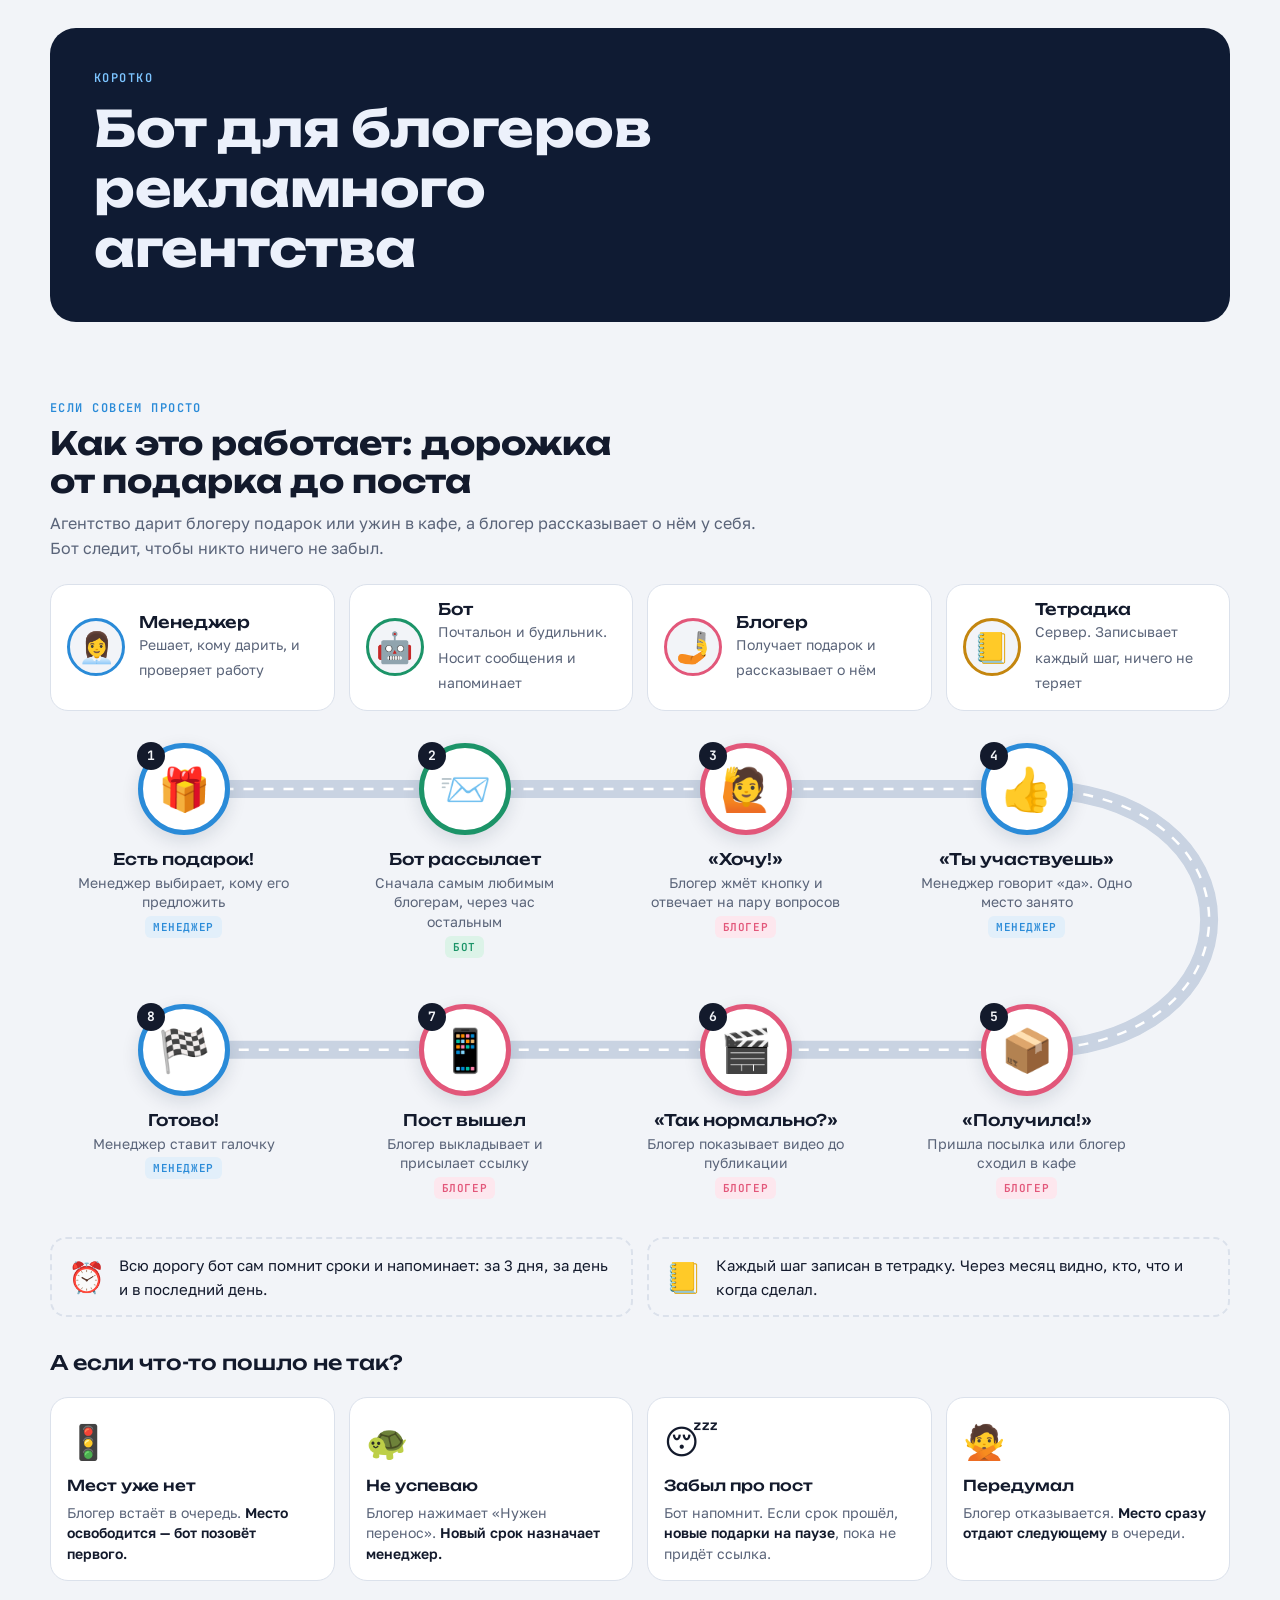
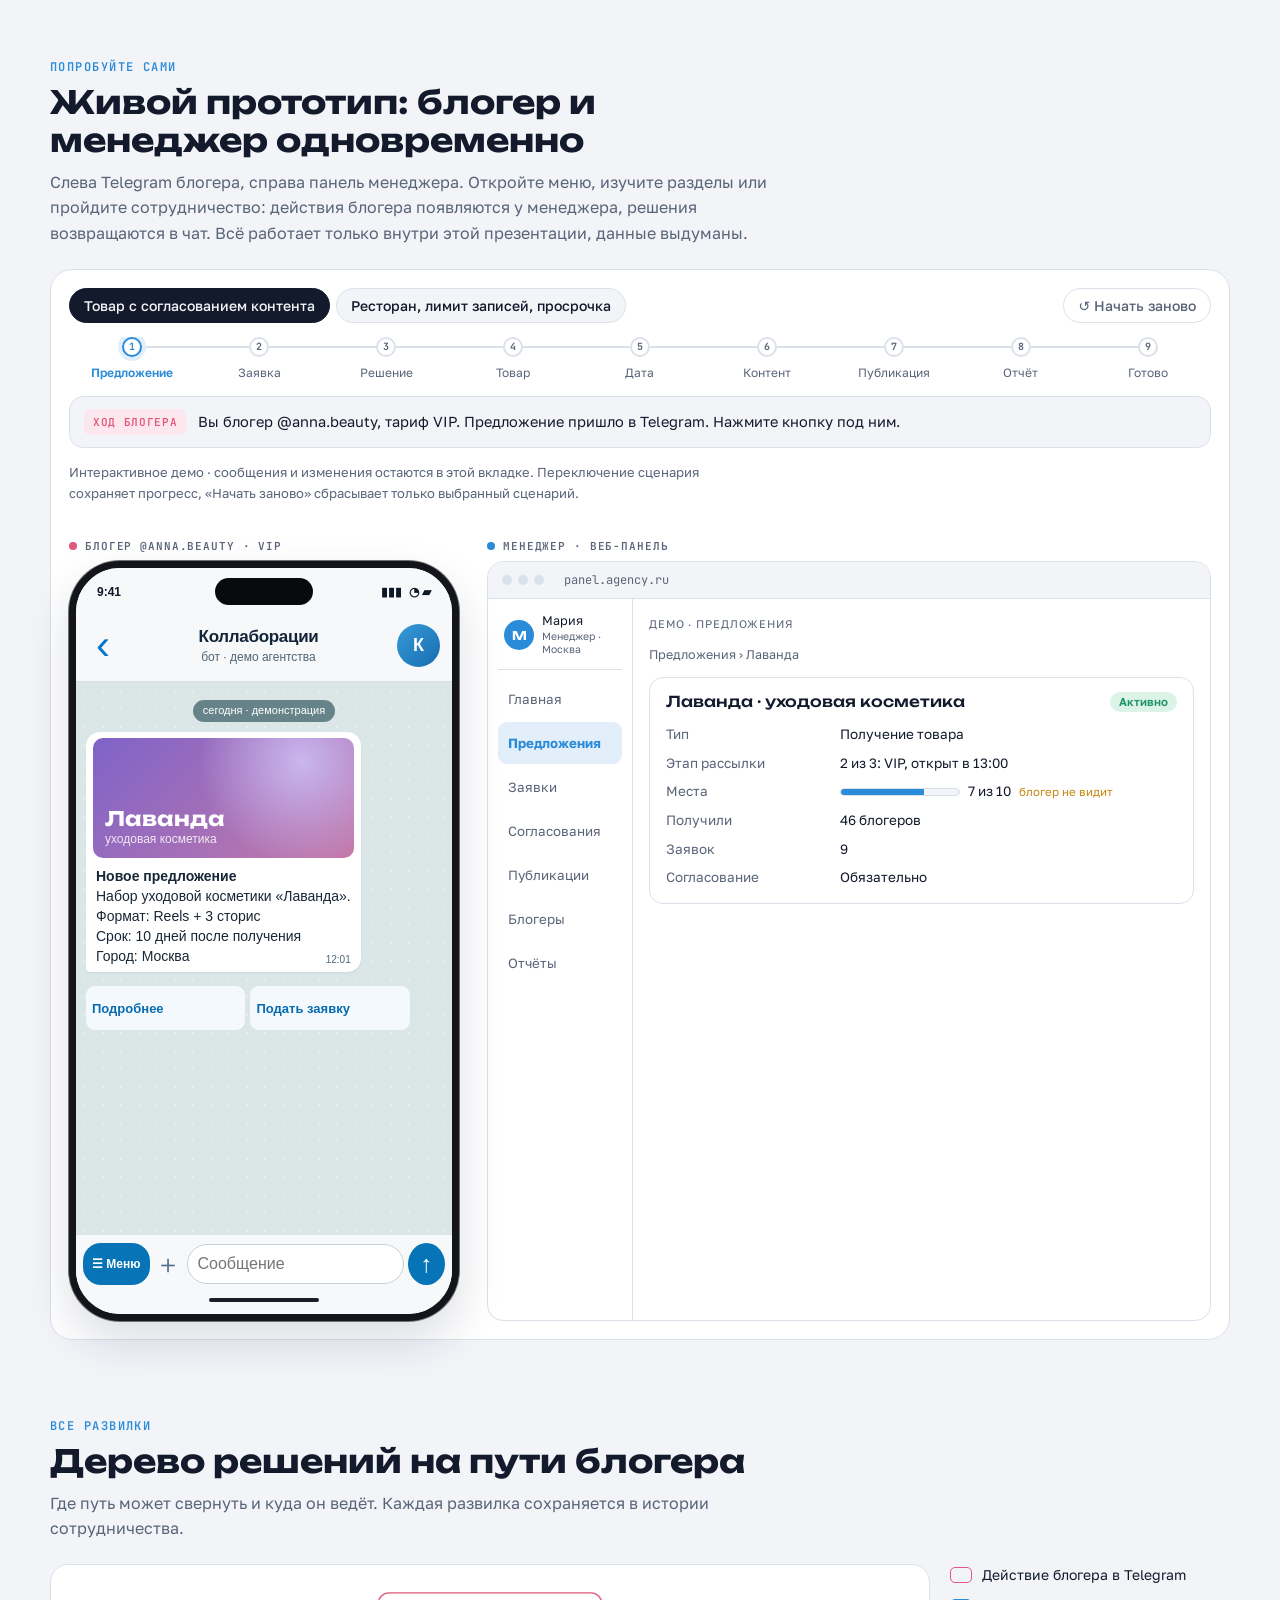
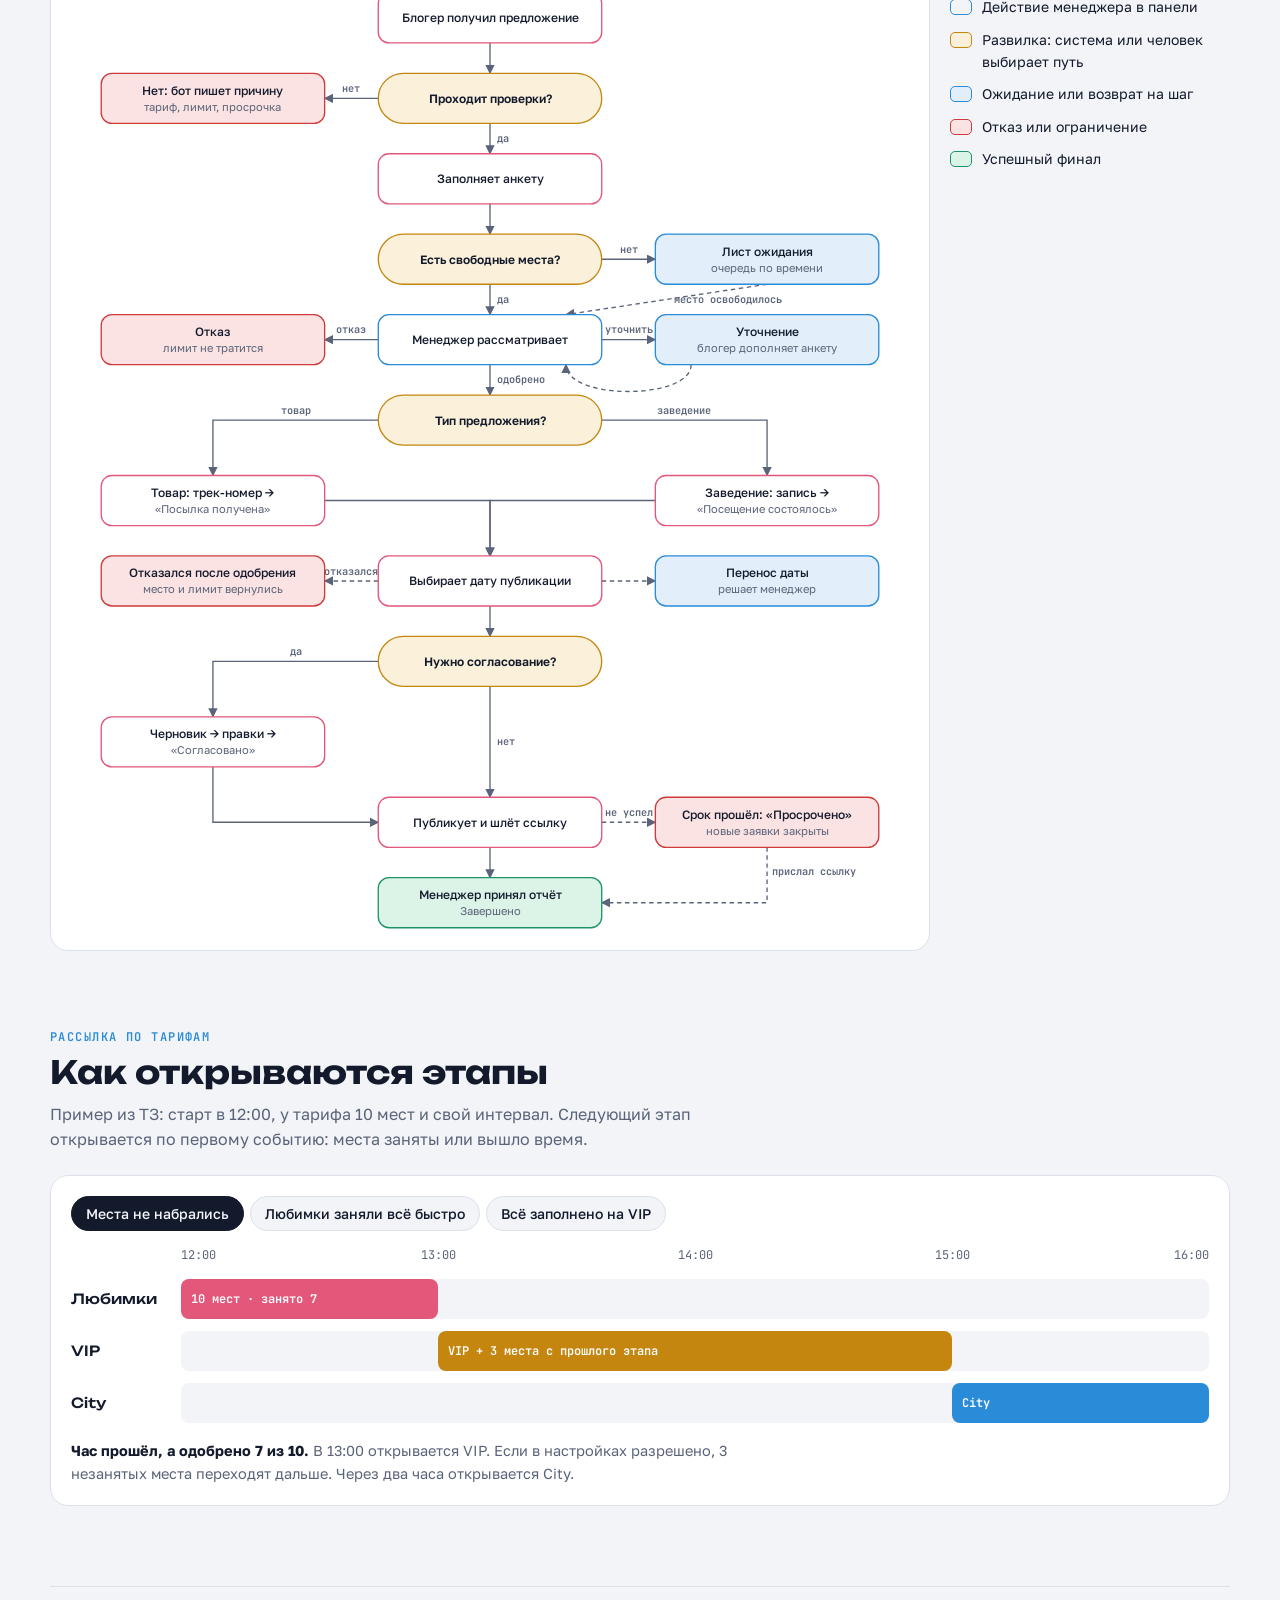
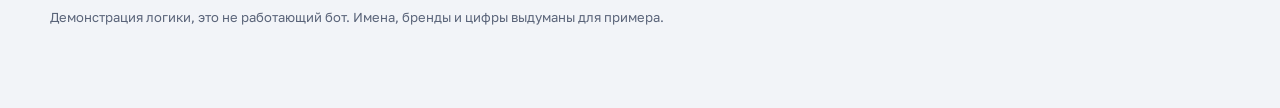
<file: short/index.html>
<!doctype html>
<html lang="ru">
<head>
<meta charset="utf-8">
<meta name="viewport" content="width=device-width, initial-scale=1, viewport-fit=cover">
<style>body{margin:0}[hidden]{display:none!important}img{max-width:100%}</style>
<link rel="icon" href="data:,">
</head>
<body>
<title>Бот для блогеров: коротко</title>
<meta name="claude:viewport-fit-sides" content="cover">
<link rel="preconnect" href="https://fonts.googleapis.com">
<link rel="stylesheet" href="https://fonts.googleapis.com/css2?family=Unbounded:wght@500;700&family=Golos+Text:wght@400;500;600&family=JetBrains+Mono:wght@400;600&display=swap">
<style>
/* Layout: тёмная «карта экосистемы» сверху, затем живой прототип (телефон + панель), карты путей по ролям, дерево развилок, справка */
:root{
  --bg:#f2f4f8; --surface:#ffffff; --ink:#131a2c; --muted:#5a6479; --line:#dbe1eb;
  --sky:#2a8bd8; --sky-soft:#e2effa;
  --coral:#e2577a; --coral-soft:#fde7ee;
  --gold:#c4860f; --gold-soft:#fbf0d9;
  --mint:#1c9468; --mint-soft:#dcf3e8;
  --red:#cf3b3b; --red-soft:#fbe3e3;
  --hero:#0f1b33; --hero-ink:#ecf1fb; --hero-mut:#9eb0cd; --hero-box:rgba(255,255,255,.06); --hero-line:rgba(255,255,255,.16);
  --road:#c9d3e2; --frame:#1b2233; --tg-head:#517da2; --chat:#cfdfe9; --chat-dot:rgba(255,255,255,.35);
  --bubble:#ffffff; --bubble-me:#e1f7cb; --ik:rgba(255,255,255,.78); --ik-ink:#1f6aa3; --sep:rgba(40,70,90,.35);
  --f-display:"Unbounded","Golos Text",system-ui,sans-serif;
  --f-body:"Golos Text",system-ui,-apple-system,"Segoe UI",sans-serif;
  --f-mono:"JetBrains Mono",ui-monospace,Consolas,monospace;
}
@media (prefers-color-scheme:dark){:root:not([data-theme="light"]){
  --bg:#0e121b; --surface:#161c29; --ink:#e6eaf3; --muted:#98a2b7; --line:#283044;
  --sky:#5aaef0; --sky-soft:#152f48; --coral:#f07b98; --coral-soft:#3a1c26;
  --gold:#e2a93b; --gold-soft:#35280e; --mint:#4cc797; --mint-soft:#113226; --red:#ef6b6b; --red-soft:#391616;
  --hero:#0a1426; --frame:#05080f; --tg-head:#24364a; --chat:#0f1a26; --chat-dot:rgba(255,255,255,.04); --road:#2c3850;
  --bubble:#1d2b3a; --bubble-me:#2b5278; --ik:rgba(120,170,220,.16); --ik-ink:#9fd0ff; --sep:rgba(0,0,0,.45); color-scheme:dark}}
:root[data-theme="dark"]{
  --bg:#0e121b; --surface:#161c29; --ink:#e6eaf3; --muted:#98a2b7; --line:#283044;
  --sky:#5aaef0; --sky-soft:#152f48; --coral:#f07b98; --coral-soft:#3a1c26;
  --gold:#e2a93b; --gold-soft:#35280e; --mint:#4cc797; --mint-soft:#113226; --red:#ef6b6b; --red-soft:#391616;
  --hero:#0a1426; --frame:#05080f; --tg-head:#24364a; --chat:#0f1a26; --chat-dot:rgba(255,255,255,.04); --road:#2c3850;
  --bubble:#1d2b3a; --bubble-me:#2b5278; --ik:rgba(120,170,220,.16); --ik-ink:#9fd0ff; --sep:rgba(0,0,0,.45); color-scheme:dark}

*{box-sizing:border-box}
body{background:var(--bg);color:var(--ink);font:16px/1.6 var(--f-body);
  padding-left:max(16px,env(safe-area-inset-left,0px));padding-right:max(16px,env(safe-area-inset-right,0px))}
.wrap{max-width:1180px;margin:0 auto;padding-block:28px 80px;display:flex;flex-direction:column;gap:80px}
h1,h2,h3{font-family:var(--f-display);text-wrap:balance;line-height:1.2;margin:0}
h1{font-size:clamp(28px,4.6vw,50px);font-weight:700;letter-spacing:-.01em}
h2{font-size:clamp(22px,3vw,32px);font-weight:700}
h3{font-size:16px;font-weight:500}
p{margin:0}
button{font-family:inherit}
:focus-visible{outline:2px solid var(--sky);outline-offset:2px}
.eyebrow{font:600 12px/1 var(--f-mono);letter-spacing:.12em;text-transform:uppercase;color:var(--sky)}
section{display:flex;flex-direction:column;gap:22px}
.sec-head{display:flex;flex-direction:column;gap:10px;max-width:72ch}
.sec-head p{color:var(--muted)}
.pill{font:600 11.5px var(--f-body);padding:3px 9px;border-radius:999px;white-space:nowrap;display:inline-block}
.p-new{background:var(--sky-soft);color:var(--sky)} .p-wait{background:var(--gold-soft);color:var(--gold)}
.p-ok{background:var(--mint-soft);color:var(--mint)} .p-bad{background:var(--red-soft);color:var(--red)} .p-mut{background:var(--bg);color:var(--muted);border:1px solid var(--line)}

/* ===== HERO / ЭКОСИСТЕМА ===== */
.hero{background:var(--hero);color:var(--hero-ink);border-radius:26px;padding:clamp(22px,4vw,44px);display:flex;flex-direction:column;gap:34px;color-scheme:dark}
.hero .eyebrow{color:#7cc4ff}
.hero-top{display:grid;grid-template-columns:1.3fr 1fr;gap:28px;align-items:end}
.hero-top p{color:var(--hero-mut);font-size:17px;max-width:56ch}
.hero-top>div{display:flex;flex-direction:column;gap:14px;min-width:0}
.eco{display:grid;grid-template-columns:1fr 70px 1.35fr 70px 1fr 70px 1fr;align-items:stretch}
.node{background:var(--hero-box);border:1px solid var(--hero-line);border-radius:16px;padding:16px;display:flex;flex-direction:column;gap:10px;min-width:0}
.node h3{font-size:14px;color:var(--hero-ink)}
.node .sub{font-size:12.5px;color:var(--hero-mut)}
.node.core{background:rgba(124,196,255,.08);border-color:rgba(124,196,255,.35)}
.ppl{display:flex;flex-direction:column;gap:8px}
.ppl div{display:flex;gap:10px;align-items:center;font-size:13.5px}
.av{width:30px;height:30px;border-radius:50%;display:grid;place-items:center;font:700 12px var(--f-display);color:#fff;flex:0 0 30px}
.av.a{background:#e7ecf6;color:#0f1b33} .av.m{background:#2a8bd8} .av.b{background:#e2577a} .av.t{background:#2aa1da}
.mods{display:flex;flex-wrap:wrap;gap:6px}
.mods span{font-size:12px;padding:4px 8px;border-radius:7px;background:rgba(255,255,255,.07);border:1px solid var(--hero-line)}
.link{display:flex;flex-direction:column;align-items:center;justify-content:center;gap:4px;font:600 10.5px var(--f-mono);color:var(--hero-mut);text-transform:uppercase;letter-spacing:.06em;text-align:center}
.link i{display:block;width:100%;height:2px;background:linear-gradient(90deg,transparent,#7cc4ff,transparent);position:relative}
.link i::before,.link i::after{content:"";position:absolute;top:-4px;border:5px solid transparent}
.link i::after{right:0;border-left-color:#7cc4ff;border-right:0}
.link i::before{left:0;border-right-color:#7cc4ff;border-left:0}
.eco-bottom{display:grid;grid-template-columns:repeat(3,1fr);gap:12px}
.eco-bottom div{border:1px dashed var(--hero-line);border-radius:12px;padding:12px 14px;font-size:13px;color:var(--hero-mut)}
.eco-bottom b{color:var(--hero-ink);font-weight:600;display:block;margin-bottom:2px}
.packets{position:absolute;inset:0;pointer-events:none}

/* ===== ПРОСТАЯ ДОРОЖКА ===== */
.cast{display:grid;grid-template-columns:repeat(4,1fr);gap:14px}
.who{display:flex;gap:14px;align-items:center;background:var(--surface);border:1px solid var(--line);border-radius:18px;padding:14px 16px;min-width:0}
.who .face{flex:0 0 58px;height:58px;border-radius:50%;display:grid;place-items:center;font-size:30px;border:3px solid;background:var(--bg)}
.who b{font:500 16px var(--f-display);display:block}
.who span{font-size:14px;color:var(--muted);line-height:1.4}
.road{position:relative;display:grid;grid-template-columns:repeat(4,1fr);row-gap:40px;column-gap:14px;padding:10px 70px 10px 0}
.road svg.path{position:absolute;inset:0;width:100%;height:100%;overflow:visible;pointer-events:none;z-index:0}
.road .base{stroke:var(--road);stroke-width:18;fill:none;stroke-linecap:round}
.road .dash{stroke:var(--surface);stroke-width:2.5;fill:none;stroke-dasharray:10 10;animation:march 1.2s linear infinite}
@keyframes march{to{stroke-dashoffset:-20}}
.stop{position:relative;z-index:1;display:flex;flex-direction:column;align-items:center;text-align:center;gap:8px;min-width:0}
.stop .ico{width:92px;height:92px;border-radius:50%;display:grid;place-items:center;font-size:42px;background:var(--surface);border:5px solid var(--sky);box-shadow:0 6px 18px rgba(20,30,60,.12);position:relative}
.stop .ico em{position:absolute;top:-6px;left:-6px;width:28px;height:28px;border-radius:50%;background:var(--ink);color:var(--bg);font:700 13px/28px var(--f-mono);font-style:normal}
.stop[data-w="b"] .ico{border-color:var(--coral)} .stop[data-w="t"] .ico{border-color:var(--mint)}
.stop .txt{background:var(--bg);border-radius:12px;padding:6px 10px;display:flex;flex-direction:column;gap:4px;align-items:center}
.stop b{font:500 16px/1.25 var(--f-display)}
.stop p{font-size:14px;color:var(--muted);line-height:1.4;max-width:24ch}
.tag{font:600 11px var(--f-mono);letter-spacing:.06em;text-transform:uppercase;padding:4px 8px;border-radius:6px}
.tag.m{background:var(--sky-soft);color:var(--sky)} .tag.b{background:var(--coral-soft);color:var(--coral)} .tag.t{background:var(--mint-soft);color:var(--mint)}
.road .stop:nth-child(6){grid-row:2;grid-column:4} .road .stop:nth-child(7){grid-row:2;grid-column:3}
.road .stop:nth-child(8){grid-row:2;grid-column:2} .road .stop:nth-child(9){grid-row:2;grid-column:1}
.always{display:grid;grid-template-columns:1fr 1fr;gap:14px}
.always div{display:flex;gap:14px;align-items:center;border:2px dashed var(--line);border-radius:16px;padding:14px 16px;font-size:15px}
.always i{font-style:normal;font-size:30px}
.oops{display:grid;grid-template-columns:repeat(4,1fr);gap:14px}
.oops div{background:var(--surface);border:1px solid var(--line);border-radius:18px;padding:16px;display:flex;flex-direction:column;gap:8px;min-width:0}
.oops i{font-style:normal;font-size:34px}
.oops b{font:500 15px var(--f-display)}
.oops p{font-size:14px;color:var(--muted);line-height:1.45}
.oops p strong{color:var(--ink);font-weight:600}
@media (max-width:900px){
  .cast,.oops{grid-template-columns:1fr 1fr}
  .always{grid-template-columns:1fr}
  .road{grid-template-columns:1fr;row-gap:22px;padding:0}
  .road .stop:nth-child(n){grid-row:auto;grid-column:1}
  .stop{flex-direction:row;text-align:left;align-items:center}
  .stop .ico{flex:0 0 76px;width:76px;height:76px;font-size:34px}
  .stop .ico em{left:auto;right:-6px}
  .stop .txt{align-items:flex-start}
  .stop p{max-width:none}
}
@media (max-width:520px){.cast,.oops{grid-template-columns:1fr}}

/* ===== ПРОТОТИП ===== */
.sim{background:var(--surface);border:1px solid var(--line);border-radius:22px;padding:18px;display:flex;flex-direction:column;gap:14px}
.sim-top{display:flex;flex-wrap:wrap;gap:10px;align-items:center;justify-content:space-between}
.seg{display:flex;gap:6px;flex-wrap:wrap}
.seg button{font:500 14px var(--f-body);padding:8px 14px;border-radius:999px;border:1px solid var(--line);background:var(--bg);color:var(--ink);cursor:pointer}
.seg button[aria-pressed="true"]{background:var(--ink);color:var(--bg);border-color:var(--ink)}
.restart{font:500 14px var(--f-body);padding:8px 14px;border-radius:999px;border:1px solid var(--line);background:transparent;color:var(--muted);cursor:pointer}
.progress-scroll{overflow-x:auto}
.progress{display:grid;grid-template-columns:repeat(9,minmax(78px,1fr));min-width:700px}
.pg{display:flex;flex-direction:column;align-items:center;gap:6px;font-size:12px;color:var(--muted);position:relative;text-align:center}
.pg::before{content:"";position:absolute;top:9px;left:-50%;width:100%;height:2px;background:var(--line);z-index:0}
.pg:first-child::before{content:none}
.pg i{width:20px;height:20px;border-radius:50%;border:2px solid var(--line);background:var(--surface);z-index:1;display:grid;place-items:center;font:700 10px var(--f-mono);font-style:normal}
.pg.done{color:var(--ink)} .pg.done i{background:var(--mint);border-color:var(--mint);color:#fff}
.pg.done::before,.pg.cur::before{background:var(--mint)}
.pg.cur{color:var(--sky);font-weight:600} .pg.cur i{border-color:var(--sky);box-shadow:0 0 0 4px var(--sky-soft)}
.pg.skip{opacity:.45;text-decoration:line-through}
.hintbar{display:flex;gap:12px;align-items:center;padding:12px 14px;border-radius:14px;background:var(--bg);border:1px solid var(--line);min-height:52px}
.turn{font:600 11px var(--f-mono);letter-spacing:.06em;text-transform:uppercase;padding:6px 9px;border-radius:7px;white-space:nowrap}
.turn.b{background:var(--coral-soft);color:var(--coral)} .turn.m{background:var(--sky-soft);color:var(--sky)} .turn.e{background:var(--mint-soft);color:var(--mint)}
.hint{font-size:14.5px}
.sim-body{display:grid;grid-template-columns:minmax(300px,370px) minmax(0,1fr);gap:18px;align-items:start}
.side-label{font:600 11px var(--f-mono);letter-spacing:.08em;text-transform:uppercase;color:var(--muted);margin-bottom:8px;display:flex;align-items:center;gap:8px}
.side-label i{width:8px;height:8px;border-radius:50%}

/* телефон */
.tgp{border:9px solid var(--frame);border-radius:34px;overflow:hidden;display:flex;flex-direction:column;height:620px;background:var(--chat)}
.tgp-head{background:var(--tg-head);color:#fff;display:flex;gap:10px;padding:10px 12px;align-items:center}
.tgp-head .av{width:36px;height:36px;flex-basis:36px;background:linear-gradient(135deg,#2aa1da,#1c9468);font-size:13px}
.tgp-head b{font-size:14.5px;font-weight:600;display:block;line-height:1.2}
.tgp-head small{font-size:12px;opacity:.75}
.tgp-chat{flex:1;overflow-y:auto;padding:12px 10px;display:flex;flex-direction:column;gap:6px;
  background-color:var(--chat);background-image:radial-gradient(var(--chat-dot) 1.2px,transparent 1.3px);background-size:16px 16px;scroll-behavior:smooth}
.bb{max-width:86%;padding:7px 10px 6px;border-radius:14px;font-size:13.5px;line-height:1.45;color:var(--ink);box-shadow:0 1px 1px rgba(0,0,0,.08);animation:pop .22s ease-out}
.bb.bot{align-self:flex-start;background:var(--bubble);border-bottom-left-radius:4px}
.bb.me{align-self:flex-end;background:var(--bubble-me);border-bottom-right-radius:4px}
.bb .tm{float:right;font-size:10.5px;color:var(--muted);margin:7px 0 -2px 10px;font-variant-numeric:tabular-nums}
.bb i{font-style:italic}
.ikb{align-self:flex-start;width:86%;display:grid;grid-template-columns:repeat(2,1fr);gap:4px;animation:pop .22s ease-out}
.ikb button{background:var(--ik);color:var(--ik-ink);border:0;border-radius:9px;padding:8px 6px;font:500 13px var(--f-body);cursor:pointer;backdrop-filter:blur(4px)}
.ikb button.full{grid-column:1/-1}
.ikb button:hover{filter:brightness(1.08)}
.ikb.used button{opacity:.4;pointer-events:none}
.ikb.live button{animation:glow 1.6s ease-in-out infinite}
.sep{align-self:center;font-size:11.5px;background:var(--sep);color:#fff;padding:2px 10px;border-radius:999px;margin:4px 0}
.typing{align-self:flex-start;background:var(--bubble);border-radius:14px;padding:10px 12px;display:flex;gap:4px}
.typing span{width:6px;height:6px;border-radius:50%;background:var(--muted);animation:blink 1s infinite}
.typing span:nth-child(2){animation-delay:.15s}.typing span:nth-child(3){animation-delay:.3s}
.offer-img{height:112px;border-radius:10px;margin:-1px -3px 8px;display:flex;flex-direction:column;justify-content:flex-end;padding:10px 12px;color:#fff}
.offer-img span{font:700 20px var(--f-display)} .offer-img small{font-size:12px;opacity:.85}
.og{background:radial-gradient(circle at 80% 20%,#c9b6ef,transparent 45%),linear-gradient(135deg,#7f63c9,#c57aa8)}
.or{background:radial-gradient(circle at 75% 25%,#f0c48a,transparent 45%),linear-gradient(135deg,#b06a32,#5a3018)}
.thumb{width:190px;max-width:100%;height:110px;border-radius:10px;background:linear-gradient(135deg,#283a52,#101826);display:grid;place-items:center;color:#fff;font-size:26px;margin-bottom:6px}
.thumb.img{background:linear-gradient(135deg,#e7eef7,#c7d6e8);color:#33465f;font-size:12px}
.fname{font-size:12px;color:var(--muted)}
.tgp-input{display:flex;align-items:center;gap:8px;padding:8px 10px;background:var(--surface);border-top:1px solid var(--line);font-size:13px;color:var(--muted)}
.tgp-input .menu{background:var(--sky);color:#fff;border-radius:8px;padding:4px 9px;font-weight:600;font-size:12px}

/* панель */
.pn{border:1px solid var(--line);border-radius:16px;overflow:hidden;background:var(--surface);display:flex;flex-direction:column;min-width:0;min-height:620px}
.pn-bar{display:flex;gap:6px;align-items:center;padding:10px 14px;border-bottom:1px solid var(--line);font:12px var(--f-mono);color:var(--muted);background:var(--bg)}
.pn-bar i{width:10px;height:10px;border-radius:50%;background:var(--line)}
.pn-grid{display:grid;grid-template-columns:160px minmax(0,1fr);flex:1}
.pn-side{border-right:1px solid var(--line);padding:14px 10px;display:flex;flex-direction:column;gap:2px;font-size:13.5px}
.pn-side .me{display:flex;gap:8px;align-items:center;padding:0 6px 12px;margin-bottom:6px;border-bottom:1px solid var(--line);font-size:12.5px;line-height:1.3}
.pn-side .me small{color:var(--muted);display:block}
.pn-side span.t{padding:7px 10px;border-radius:8px;color:var(--muted);display:flex;justify-content:space-between}
.pn-side span.t.on{background:var(--sky-soft);color:var(--sky);font-weight:600}
.pn-side span.t em{font-style:normal;font:600 11px var(--f-mono);background:var(--coral);color:#fff;border-radius:999px;padding:1px 6px}
.pn-main{padding:16px;display:flex;flex-direction:column;gap:12px;min-width:0}
.pn-main.flash{animation:flash .7s ease-out}
.crumb{font-size:12.5px;color:var(--muted)}
.pcard{border:1px solid var(--line);border-radius:14px;padding:14px 16px;display:flex;flex-direction:column;gap:12px}
.pc-h{display:flex;justify-content:space-between;gap:10px;align-items:center;flex-wrap:wrap}
.pc-h b{font:500 15px var(--f-display)}
dl.kv{display:grid;grid-template-columns:minmax(110px,160px) minmax(0,1fr);gap:7px 14px;margin:0;font-size:13.5px}
dl.kv dt{color:var(--muted)} dl.kv dd{margin:0;min-width:0;overflow-wrap:anywhere}
.seats{display:inline-flex;align-items:center;gap:8px;flex-wrap:wrap}
.seat-bar{width:120px;height:8px;border-radius:99px;background:var(--bg);border:1px solid var(--line);overflow:hidden;display:inline-block}
.seat-bar i{display:block;height:100%;background:var(--sky);transition:width .5s}
.seats em{font-style:normal;font-size:11.5px;color:var(--gold)}
.input{border:1px solid var(--line);border-radius:8px;padding:6px 10px;font:13px var(--f-mono);background:var(--bg);display:inline-block}
.vers{display:flex;gap:10px;flex-wrap:wrap}
.ver{border:1px solid var(--line);border-radius:10px;padding:8px;display:flex;flex-direction:column;gap:4px;font-size:12.5px;width:170px}
.ver .thumb{width:100%;height:80px;font-size:20px;margin:0}
.ver.old{opacity:.6}
.note{font-size:12.5px;color:var(--muted);border-left:3px solid var(--gold);padding-left:10px}
.hist{margin:0;padding-left:18px;font-size:13px;color:var(--muted);display:flex;flex-direction:column;gap:3px;font-variant-numeric:tabular-nums}
.pacts{display:flex;gap:8px;flex-wrap:wrap}
.pacts button{font:600 13.5px var(--f-body);padding:9px 14px;border-radius:10px;border:1px solid var(--line);background:var(--surface);color:var(--ink);cursor:pointer}
.pacts .a-ok{background:var(--mint);border-color:var(--mint);color:#fff}
.pacts .a-warn{background:var(--gold);border-color:var(--gold);color:#fff}
.pacts .a-bad{color:var(--red);border-color:var(--red)}
.pacts.live .a-ok,.pacts.live .a-warn{animation:glow 1.6s ease-in-out infinite}
.mini{width:100%;border-collapse:collapse;font-size:13px}
.mini th{text-align:left;font:600 10.5px var(--f-mono);letter-spacing:.06em;text-transform:uppercase;color:var(--muted);padding:6px 8px;border-bottom:1px solid var(--line)}
.mini td{padding:7px 8px;border-bottom:1px solid var(--line);font-variant-numeric:tabular-nums}
.mini tr.hl td{background:var(--sky-soft)}
.tbl-scroll{overflow-x:auto}

@keyframes pop{from{transform:translateY(6px);opacity:.3}to{transform:none;opacity:1}}
@keyframes glow{0%,100%{box-shadow:0 0 0 0 rgba(42,139,216,0)}50%{box-shadow:0 0 0 5px rgba(42,139,216,.28)}}
@keyframes blink{0%,100%{opacity:.25}50%{opacity:1}}
@keyframes flash{from{background:var(--sky-soft)}to{background:transparent}}
@media (prefers-reduced-motion:reduce){*{animation:none!important;transition:none!important;scroll-behavior:auto!important}}

/* ===== ПУТИ ПО РОЛЯМ ===== */
.roles{display:flex;gap:6px;flex-wrap:wrap}
.jr-scroll{overflow-x:auto;border:1px solid var(--line);border-radius:18px;background:var(--surface)}
.jr{display:grid;min-width:1000px}
.jr .c{padding:12px 14px;border-bottom:1px solid var(--line);border-right:1px solid var(--line);font-size:13.5px;line-height:1.5;min-width:0}
.jr .rl{font:600 11px var(--f-mono);letter-spacing:.06em;text-transform:uppercase;color:var(--muted);background:var(--bg);position:sticky;left:0;z-index:1}
.jr .hd{display:flex;flex-direction:column;gap:6px;background:var(--bg)}
.jr .hd b{font:500 14px var(--f-display)}
.jr .hd .n{width:24px;height:24px;border-radius:50%;display:grid;place-items:center;font:700 11px var(--f-mono);color:#fff}
.jr .where{font:600 12px var(--f-mono)}
.jr .risk{color:var(--muted)}
.jr .risk b{display:block;color:var(--red);font-weight:600}
.jr .risk span{display:block;color:var(--mint);font-weight:500}
.jr .last{border-bottom:0}

/* ===== ДЕРЕВО ===== */
.tree-wrap{display:grid;grid-template-columns:minmax(0,1fr) 280px;gap:20px;align-items:start}
.tree-scroll{overflow-x:auto;background:var(--surface);border:1px solid var(--line);border-radius:18px;padding:10px}
.tree-scroll svg{display:block;min-width:760px;width:100%;height:auto}
.tn rect{fill:var(--surface);stroke:var(--line);stroke-width:1.5}
.tn text{fill:var(--ink);font:500 13.5px var(--f-body)}
.tn.k-b rect{stroke:var(--coral)} .tn.k-m rect{stroke:var(--sky)}
.tn.k-d rect{fill:var(--gold-soft);stroke:var(--gold)} .tn.k-d text{font-weight:600}
.tn.k-bad rect{fill:var(--red-soft);stroke:var(--red)} .tn.k-ok rect{fill:var(--mint-soft);stroke:var(--mint)} .tn.k-w rect{fill:var(--sky-soft);stroke:var(--sky)}
.te{stroke:var(--muted);stroke-width:1.5;fill:none}
.te.d{stroke-dasharray:5 4}
.tl-lbl{fill:var(--muted);font:600 11.5px var(--f-mono)}
.arrowhead{fill:var(--muted)}
.legend{display:flex;flex-direction:column;gap:10px;font-size:14px}
.legend div{display:flex;gap:10px;align-items:flex-start}
.legend i{flex:0 0 22px;height:16px;border-radius:5px;border:1.5px solid;margin-top:3px}

/* ===== ЭТАПЫ РАССЫЛКИ ===== */
.stage-box{background:var(--surface);border:1px solid var(--line);border-radius:18px;padding:20px;display:flex;flex-direction:column;gap:16px}
.tl-scroll{overflow-x:auto}
.tl{min-width:620px;display:grid;grid-template-columns:110px 1fr;row-gap:12px;font-variant-numeric:tabular-nums}
.tl .lbl{font:500 14px var(--f-display);align-self:center}
.tl .track{position:relative;height:40px;background:var(--bg);border-radius:8px}
.tl .bar{position:absolute;top:0;bottom:0;border-radius:8px;display:flex;align-items:center;padding:0 10px;font:600 12px var(--f-mono);color:#fff;white-space:nowrap;overflow:hidden;transition:left .4s,width .4s}
.tl .axis{position:relative;height:20px;font:12px var(--f-mono);color:var(--muted)}
.tl .axis span{position:absolute;transform:translateX(-50%)}
.b1{background:var(--coral)} .b2{background:var(--gold)} .b3{background:var(--sky)}
.stage-note{font-size:14.5px;color:var(--muted);max-width:78ch}
.stage-note b{color:var(--ink)}

/* ===== TELEGRAM, ЭТАПЫ, ВОПРОСЫ ===== */
.tg-grid{display:grid;grid-template-columns:repeat(2,1fr);gap:14px}
.tg{background:var(--surface);border:1px solid var(--line);border-radius:14px;padding:16px 18px;display:flex;flex-direction:column;gap:8px;min-width:0}
.tg h3{font-size:15px} .tg p{font-size:14px;color:var(--muted)}
.tg .fix{font-size:13.5px;color:var(--ink);border-top:1px dashed var(--line);padding-top:8px}
.tg .fix::before{content:"Как учтём: ";font-weight:600;color:var(--mint)}
.num{font:600 13px var(--f-mono);color:var(--sky)}
.phases{display:grid;grid-template-columns:repeat(3,1fr);gap:14px}
.phase{background:var(--surface);border:1px solid var(--line);border-radius:14px;padding:18px;display:flex;flex-direction:column;gap:10px}
.phase ul{margin:0;padding-left:18px;font-size:14px;color:var(--muted);display:flex;flex-direction:column;gap:4px}
.phase .tests{font:12px var(--f-mono);color:var(--muted)}
.chip{display:inline-flex;font:600 11px/1 var(--f-mono);letter-spacing:.06em;text-transform:uppercase;padding:6px 8px;border-radius:6px;align-self:flex-start}
.ch-1{background:var(--sky-soft);color:var(--sky)} .ch-2{background:var(--mint-soft);color:var(--mint)} .ch-3{background:var(--gold-soft);color:var(--gold)}
.exp{display:grid;grid-template-columns:repeat(3,1fr);gap:14px}
.exp div{border-top:3px solid var(--mint);padding-top:12px;display:flex;flex-direction:column;gap:6px}
.exp b{font-family:var(--f-display);font-weight:500;font-size:15px}
.exp p{font-size:14px;color:var(--muted)}
.qbar{display:flex;gap:12px;align-items:center;flex-wrap:wrap}
.btn{font:600 14px var(--f-body);padding:10px 16px;border-radius:10px;border:0;background:var(--ink);color:var(--bg);cursor:pointer}
.qstatus{font-size:13px;color:var(--muted)}
.qgroups{display:grid;grid-template-columns:repeat(2,1fr);gap:16px}
.qg{background:var(--surface);border:1px solid var(--line);border-radius:14px;padding:16px 18px;display:flex;flex-direction:column;gap:10px;min-width:0}
.qg h3{font-size:15px}
.qg ol{margin:0;padding-left:20px;display:flex;flex-direction:column;gap:8px;font-size:14.5px}
.qg li small{display:block;color:var(--muted);font-size:13px}
.flow{display:grid;grid-template-columns:repeat(5,1fr);gap:10px}
.flow div{background:var(--surface);border:1px solid var(--line);border-radius:14px;padding:12px 14px;display:flex;flex-direction:column;gap:4px;min-width:0}
.flow i{font:700 12px/24px var(--f-mono);font-style:normal;width:24px;height:24px;border-radius:50%;background:var(--ink);color:var(--bg);text-align:center}
.flow b{font:500 14px var(--f-display)} .flow span{font-size:13px;color:var(--muted);line-height:1.4}
.plan-tools{display:flex;justify-content:flex-end}
.pstage{display:flex;flex-direction:column;gap:8px}
.pstage-h{display:flex;flex-direction:column;gap:6px;margin:14px 0 6px}
.pstage-h h3{font-size:20px} .pstage-h p{color:var(--muted);font-size:14.5px;max-width:72ch}
.ch-0{background:var(--bg);color:var(--ink);border:1px solid var(--line)}
details.fn{background:var(--surface);border:1px solid var(--line);border-radius:12px}
details.fn summary{cursor:pointer;list-style:none;padding:13px 16px;display:flex;gap:12px;align-items:center;font:500 15px var(--f-body)}
details.fn summary::-webkit-details-marker{display:none}
details.fn summary::after{content:"+";margin-left:auto;font:600 18px var(--f-mono);color:var(--muted)}
details.fn[open] summary::after{content:"−"}
details.fn[open] summary{border-bottom:1px solid var(--line)}
.fn-n{font:600 12px var(--f-mono);color:var(--sky);min-width:30px}
.fn-b{display:grid;grid-template-columns:1fr 1.5fr 1fr;gap:18px;padding:14px 16px 16px}
.fn-b>div{display:flex;flex-direction:column;gap:6px;min-width:0}
.fn-b b{font:600 11px var(--f-mono);letter-spacing:.06em;text-transform:uppercase;color:var(--muted)}
.fn-b p,.fn-b ol{font-size:14px;margin:0;line-height:1.5}
.fn-b ol{padding-left:18px;display:flex;flex-direction:column;gap:4px}
.fn-b .need{grid-column:1/-1;background:var(--gold-soft);border-radius:10px;padding:10px 12px}
.fn-b .need b{color:var(--gold)}
.after{border:2px dashed var(--line);border-radius:14px;padding:14px 16px;display:flex;flex-direction:column;gap:4px;margin-top:10px}
.after b{font:500 16px var(--f-display)} .after p{color:var(--muted);font-size:14.5px}
@media (max-width:900px){.flow{grid-template-columns:1fr 1fr}.fn-b{grid-template-columns:1fr}}
@media (max-width:520px){.flow{grid-template-columns:1fr}}
.agroups{display:grid;grid-template-columns:repeat(2,1fr);gap:16px}
.ag{background:var(--surface);border:1px solid var(--line);border-radius:14px;padding:16px 18px;display:flex;flex-direction:column;gap:12px;min-width:0}
.ag h3{font-size:15px}
.ag ol{margin:0;padding-left:22px;display:flex;flex-direction:column;gap:12px;font-size:14px}
.ag li{color:var(--muted)}
.ag li b{display:block;color:var(--ink);font-weight:600;font-size:14.5px}
.ag li span{display:block;font-size:13.5px;margin-top:2px}
.ag li span::before{content:"→ ";color:var(--mint);font-weight:600}
.ag li.warn span::before{content:"⚠ ";color:var(--gold)}
.qg.follow{border-color:var(--gold)}
@media (max-width:980px){.agroups{grid-template-columns:1fr}}
textarea#qtext{width:100%;min-height:120px;font:13px var(--f-mono);border-radius:10px;border:1px solid var(--line);background:var(--surface);color:var(--ink);padding:10px}
footer{color:var(--muted);font-size:13px;border-top:1px solid var(--line);padding-top:20px}

@media (max-width:980px){
  .eco{grid-template-columns:1fr;gap:0}
  .link{flex-direction:row;padding:10px 0}
  .link i{width:2px;height:28px;background:linear-gradient(180deg,transparent,#7cc4ff,transparent)}
  .link i::before,.link i::after{content:none}
  .hero-top,.eco-bottom,.tree-wrap,.tg-grid,.phases,.exp,.qgroups{grid-template-columns:1fr}
  .sim-body{grid-template-columns:1fr}
  .tgp{max-width:380px;width:100%;margin:0 auto;height:560px}
}
@media (max-width:640px){
  .pn-grid{grid-template-columns:1fr}
  .pn-side{flex-direction:row;overflow-x:auto;border-right:0;border-bottom:1px solid var(--line);gap:4px}
  .pn-side .me{display:none}
  .pn-side span.t{white-space:nowrap}
  dl.kv{grid-template-columns:1fr;gap:2px}
  dl.kv dd{margin-bottom:6px}
}
</style>

<link rel="stylesheet" href="../assets/iphone-demo.css">
<div class="wrap">

<!-- ===== ЭКОСИСТЕМА ===== -->
<header class="hero">
  <div class="hero-top">
    <div>
      <span class="eyebrow">Коротко</span>
      <h1>Бот для блогеров рекламного агентства</h1>
    </div>
  </div>
</header>

<!-- ===== ПРОСТО ===== -->
<section id="simple">
  <div class="sec-head">
    <span class="eyebrow">Если совсем просто</span>
    <h2>Как это работает: дорожка от подарка до поста</h2>
    <p>Агентство дарит блогеру подарок или ужин в кафе, а блогер рассказывает о нём у себя. Бот следит, чтобы никто ничего не забыл.</p>
  </div>

  <div class="cast">
    <div class="who"><span class="face" style="border-color:var(--sky)">👩‍💼</span><div><b>Менеджер</b><span>Решает, кому дарить, и проверяет работу</span></div></div>
    <div class="who"><span class="face" style="border-color:var(--mint)">🤖</span><div><b>Бот</b><span>Почтальон и будильник. Носит сообщения и напоминает</span></div></div>
    <div class="who"><span class="face" style="border-color:var(--coral)">🤳</span><div><b>Блогер</b><span>Получает подарок и рассказывает о нём</span></div></div>
    <div class="who"><span class="face" style="border-color:var(--gold)">📒</span><div><b>Тетрадка</b><span>Сервер. Записывает каждый шаг, ничего не теряет</span></div></div>
  </div>

  <div class="road" id="road">
    <svg class="path" aria-hidden="true"><path class="base"/><path class="dash"/></svg>
    <div class="stop" data-w="m"><div class="ico">🎁<em>1</em></div><div class="txt"><b>Есть подарок!</b><p>Менеджер выбирает, кому его предложить</p><span class="tag m">менеджер</span></div></div>
    <div class="stop" data-w="t"><div class="ico">📨<em>2</em></div><div class="txt"><b>Бот рассылает</b><p>Сначала самым любимым блогерам, через час остальным</p><span class="tag t">бот</span></div></div>
    <div class="stop" data-w="b"><div class="ico">🙋<em>3</em></div><div class="txt"><b>«Хочу!»</b><p>Блогер жмёт кнопку и отвечает на пару вопросов</p><span class="tag b">блогер</span></div></div>
    <div class="stop" data-w="m"><div class="ico">👍<em>4</em></div><div class="txt"><b>«Ты участвуешь»</b><p>Менеджер говорит «да». Одно место занято</p><span class="tag m">менеджер</span></div></div>
    <div class="stop" data-w="b"><div class="ico">📦<em>5</em></div><div class="txt"><b>«Получила!»</b><p>Пришла посылка или блогер сходил в кафе</p><span class="tag b">блогер</span></div></div>
    <div class="stop" data-w="b"><div class="ico">🎬<em>6</em></div><div class="txt"><b>«Так нормально?»</b><p>Блогер показывает видео до публикации</p><span class="tag b">блогер</span></div></div>
    <div class="stop" data-w="b"><div class="ico">📱<em>7</em></div><div class="txt"><b>Пост вышел</b><p>Блогер выкладывает и присылает ссылку</p><span class="tag b">блогер</span></div></div>
    <div class="stop" data-w="m"><div class="ico">🏁<em>8</em></div><div class="txt"><b>Готово!</b><p>Менеджер ставит галочку</p><span class="tag m">менеджер</span></div></div>
  </div>

  <div class="always">
    <div><i>⏰</i><span>Всю дорогу бот сам помнит сроки и напоминает: за 3 дня, за день и в последний день.</span></div>
    <div><i>📒</i><span>Каждый шаг записан в тетрадку. Через месяц видно, кто, что и когда сделал.</span></div>
  </div>

  <div class="sec-head" style="margin-top:12px"><h3 style="font-size:20px">А если что-то пошло не так?</h3></div>
  <div class="oops">
    <div><i>🚦</i><b>Мест уже нет</b><p>Блогер встаёт в очередь. <strong>Место освободится — бот позовёт первого.</strong></p></div>
    <div><i>🐢</i><b>Не успеваю</b><p>Блогер нажимает «Нужен перенос». <strong>Новый срок назначает менеджер.</strong></p></div>
    <div><i>😴</i><b>Забыл про пост</b><p>Бот напомнит. Если срок прошёл, <strong>новые подарки на паузе</strong>, пока не придёт ссылка.</p></div>
    <div><i>🙅</i><b>Передумал</b><p>Блогер отказывается. <strong>Место сразу отдают следующему</strong> в очереди.</p></div>
  </div>
</section>

<!-- ===== ПРОТОТИП ===== -->
<section id="try">
  <div class="sec-head">
    <span class="eyebrow">Попробуйте сами</span>
    <h2>Живой прототип: блогер и менеджер одновременно</h2>
    <p>Слева Telegram блогера, справа панель менеджера. Откройте меню, изучите разделы или пройдите сотрудничество: действия блогера появляются у менеджера, решения возвращаются в чат. Всё работает только внутри этой презентации, данные выдуманы.</p>
  </div>

  <div class="sim">
    <div class="sim-top">
      <div class="seg" role="group" aria-label="Сценарий">
        <button type="button" id="sc-g" data-sc="g" aria-pressed="true">Товар с согласованием контента</button>
        <button type="button" id="sc-r" data-sc="r" aria-pressed="false">Ресторан, лимит записей, просрочка</button>
      </div>
      <button type="button" class="restart" id="restart">↺ Начать заново</button>
    </div>
    <div class="progress-scroll"><div class="progress" id="progress"></div></div>
    <div class="hintbar" aria-live="polite"><span class="turn b" id="turn">Ход блогера</span><span class="hint" id="hint"></span></div>

    <p id="demo-disclosure" class="demo-disclosure">Интерактивное демо · сообщения и изменения остаются в этой вкладке. Переключение сценария сохраняет прогресс, «Начать заново» сбрасывает только выбранный сценарий.</p><div id="demo-status" class="sr-only" role="status"></div><div class="sim-body">
      <div>
        <div class="side-label"><i style="background:var(--coral)"></i><span id="who">Блогер</span></div>
        <div class="tgp" aria-label="Демонстрация Telegram на iPhone">
          <div class="ios-status" aria-hidden="true"><span>9:41</span><span class="island"></span><span>▮▮▮ &nbsp;◔ ▰</span></div>
          <header class="tgp-head">
            <button type="button" class="ios-back" id="phone-back" aria-label="Назад к чатам">‹</button>
            <button type="button" class="bot-heading" data-view="about"><b>Коллаборации</b><small>бот · демо агентства</small></button>
            <button type="button" class="av" data-view="about" aria-label="О боте агентства">К</button>
          </header>
          <div class="phone-content">
            <div class="tgp-chat" id="chat" role="region" aria-label="Переписка с ботом" tabindex="0"></div>
            <section id="phone-view" class="phone-view" aria-label="Раздел бота" hidden></section>
          </div>
          <form class="tgp-input" id="composer" autocomplete="off">
            <button type="button" class="menu" id="bot-menu" aria-controls="phone-view" aria-expanded="false">☰ Меню</button>
            <button type="button" class="attach" data-view="attach" aria-label="Прикрепить демоматериал">＋</button>
            <label class="sr-only" for="message-input">Сообщение боту в демо</label>
            <input id="message-input" name="message" placeholder="Сообщение" maxlength="500" aria-describedby="demo-disclosure" />
            <button type="submit" class="send" aria-label="Отправить сообщение в демо">↑</button>
          </form>
          <div class="ios-home" aria-hidden="true"><i></i></div>
        </div>
      </div>
      <div style="min-width:0">
        <div class="side-label"><i style="background:var(--sky)"></i>Менеджер · веб-панель</div>
        <div class="pn">
          <div class="pn-bar"><i></i><i></i><i></i>&nbsp; panel.agency.ru</div>
          <div class="pn-grid">
            <nav class="pn-side" id="pnside" aria-label="Разделы панели менеджера"></nav>
            <div class="pn-main" id="pnmain" tabindex="-1" aria-label="Рабочая область менеджера"></div>
          </div>
        </div>
      </div>
    </div>
  </div>
</section>


<!-- ===== ДЕРЕВО ===== -->
<section id="tree">
  <div class="sec-head">
    <span class="eyebrow">Все развилки</span>
    <h2>Дерево решений на пути блогера</h2>
    <p>Где путь может свернуть и куда он ведёт. Каждая развилка сохраняется в истории сотрудничества.</p>
  </div>
  <div class="tree-wrap">
    <div class="tree-scroll"><svg id="treesvg" viewBox="0 0 960 1080" role="img" aria-label="Дерево решений блогера"></svg></div>
    <div class="legend">
      <div><i style="border-color:var(--coral)"></i>Действие блогера в Telegram</div>
      <div><i style="border-color:var(--sky)"></i>Действие менеджера в панели</div>
      <div><i style="border-color:var(--gold);background:var(--gold-soft)"></i>Развилка: система или человек выбирает путь</div>
      <div><i style="border-color:var(--sky);background:var(--sky-soft)"></i>Ожидание или возврат на шаг</div>
      <div><i style="border-color:var(--red);background:var(--red-soft)"></i>Отказ или ограничение</div>
      <div><i style="border-color:var(--mint);background:var(--mint-soft)"></i>Успешный финал</div>
    </div>
  </div>
</section>

<!-- ===== ЭТАПЫ РАССЫЛКИ ===== -->
<section id="stages">
  <div class="sec-head">
    <span class="eyebrow">Рассылка по тарифам</span>
    <h2>Как открываются этапы</h2>
    <p>Пример из ТЗ: старт в 12:00, у тарифа 10 мест и свой интервал. Следующий этап открывается по первому событию: места заняты или вышло время.</p>
  </div>
  <div class="stage-box">
    <div class="seg" role="group" aria-label="Сценарий рассылки">
      <button type="button" id="st-timer" data-s="timer" aria-pressed="true">Места не набрались</button>
      <button type="button" id="st-fast" data-s="fast" aria-pressed="false">Любимки заняли всё быстро</button>
      <button type="button" id="st-full" data-s="full" aria-pressed="false">Всё заполнено на VIP</button>
    </div>
    <div class="tl-scroll">
      <div class="tl">
        <span></span>
        <div class="axis"><span style="left:0%;transform:none">12:00</span><span style="left:25%">13:00</span><span style="left:50%">14:00</span><span style="left:75%">15:00</span><span style="left:100%;transform:translateX(-100%)">16:00</span></div>
        <span class="lbl">Любимки</span><div class="track"><div class="bar b1" id="bar1"></div></div>
        <span class="lbl">VIP</span><div class="track"><div class="bar b2" id="bar2"></div></div>
        <span class="lbl">City</span><div class="track"><div class="bar b3" id="bar3"></div></div>
      </div>
    </div>
    <p class="stage-note" id="stageNote"></p>
  </div>
</section>
<footer>Демонстрация логики, это не работающий бот. Имена, бренды и цифры выдуманы для примера.</footer>
</div>

<script>
(function(){
"use strict";
/* ---------- дорожка ---------- */
(function(){
  var road=document.getElementById('road');if(!road)return;
  var svg=road.querySelector('svg'),paths=svg.querySelectorAll('path');
  function draw(){
    var rb=road.getBoundingClientRect(),stops=road.querySelectorAll('.stop'),pts=[];
    stops.forEach(function(s){var r=s.querySelector('.ico').getBoundingClientRect();pts.push([r.left-rb.left+r.width/2,r.top-rb.top+r.height/2]);});
    var narrow=window.matchMedia('(max-width:900px)').matches,d='M'+pts[0][0]+','+pts[0][1];
    for(var i=1;i<pts.length;i++){var a=pts[i-1],b=pts[i];
      if(!narrow&&Math.abs(a[0]-b[0])<5&&Math.abs(a[1]-b[1])>5){var R=rb.width+40;d+=' C'+R+','+a[1]+' '+R+','+b[1]+' '+b[0]+','+b[1];}
      else d+=' L'+b[0]+','+b[1];}
    paths.forEach(function(p){p.setAttribute('d',d);});
  }
  draw();window.addEventListener('resize',draw);
  if(document.fonts&&document.fonts.ready)document.fonts.ready.then(draw);
})();

/* ---------- helpers ---------- */



/* ---------- дерево ---------- */
var W=250,H=56,L=170,C=480,Rr=790;
var TN={
 n1:[C,20,'k-b',['Блогер получил предложение']],
 d1:[C,110,'k-d',['Проходит проверки?']],
 x1:[L,110,'k-bad',['Нет: бот пишет причину','тариф, лимит, просрочка']],
 n2:[C,200,'k-b',['Заполняет анкету']],
 d2:[C,290,'k-d',['Есть свободные места?']],
 w1:[Rr,290,'k-w',['Лист ожидания','очередь по времени']],
 n3:[C,380,'k-m',['Менеджер рассматривает']],
 x2:[L,380,'k-bad',['Отказ','лимит не тратится']],
 w2:[Rr,380,'k-w',['Уточнение','блогер дополняет анкету']],
 d3:[C,470,'k-d',['Тип предложения?']],
 a1:[L,560,'k-b',['Товар: трек-номер →','«Посылка получена»']],
 a2:[Rr,560,'k-b',['Заведение: запись →','«Посещение состоялось»']],
 n4:[C,650,'k-b',['Выбирает дату публикации']],
 w3:[Rr,650,'k-w',['Перенос даты','решает менеджер']],
 x3:[L,650,'k-bad',['Отказался после одобрения','место и лимит вернулись']],
 d4:[C,740,'k-d',['Нужно согласование?']],
 a3:[L,830,'k-b',['Черновик → правки →','«Согласовано»']],
 n5:[C,920,'k-b',['Публикует и шлёт ссылку']],
 x4:[Rr,920,'k-bad',['Срок прошёл: «Просрочено»','новые заявки закрыты']],
 ok:[C,1010,'k-ok',['Менеджер принял отчёт','Завершено']]
};
function pt(id,side){var n=TN[id],x=n[0],y=n[1];
  if(side==='t')return[x,y];if(side==='b')return[x,y+H];if(side==='l')return[x-W/2,y+H/2];if(side==='r')return[x+W/2,y+H/2];
  if(side==='tr')return[x+W/2-40,y];if(side==='br')return[x+W/2-40,y+H];if(side==='bl')return[x-W/2+40,y+H];if(side==='tl')return[x-W/2+40,y];}
var TE=[
 ['n1','b','d1','t',''],['d1','l','x1','r','нет'],['d1','b','n2','t','да'],['n2','b','d2','t',''],
 ['d2','r','w1','l','нет'],['d2','b','n3','t','да'],['w1','b','n3','tr','место освободилось',1],
 ['n3','l','x2','r','отказ'],['n3','r','w2','l','уточнить'],['w2','bl','n3','br','',1],['n3','b','d3','t','одобрено'],
 ['d3','l','a1','t','товар'],['d3','r','a2','t','заведение'],['a1','r','n4','t',''],['a2','l','n4','t',''],
 ['n4','r','w3','l','',1],['n4','l','x3','r','отказался',1],['n4','b','d4','t',''],
 ['d4','l','a3','t','да'],['a3','b','n5','l',''],['d4','b','n5','t','нет'],
 ['n5','r','x4','l','не успел',1],['x4','b','ok','r','прислал ссылку',1],['n5','b','ok','t','']
];
var svg=document.getElementById('treesvg'),NS='http://www.w3.org/2000/svg',out='<defs><marker id="ah" viewBox="0 0 10 10" refX="9" refY="5" markerWidth="7" markerHeight="7" orient="auto-start-reverse"><path class="arrowhead" d="M0,0 L10,5 L0,10 z"/></marker></defs>';
TE.forEach(function(e){var a=pt(e[0],e[1]),b=pt(e[2],e[3]),d;
  if(e[1]==='b'&&(e[3]==='l'||e[3]==='r'))d='M'+a[0]+','+a[1]+' L'+a[0]+','+b[1]+' L'+b[0]+','+b[1];
  else if((e[1]==='l'||e[1]==='r')&&e[3]==='t')d='M'+a[0]+','+a[1]+' L'+b[0]+','+a[1]+' L'+b[0]+','+b[1];
  else if(e[1]==='bl'&&e[3]==='br')d='M'+a[0]+','+a[1]+' C'+a[0]+','+(a[1]+40)+' '+b[0]+','+(b[1]+40)+' '+b[0]+','+b[1];
  else d='M'+a[0]+','+a[1]+' L'+b[0]+','+b[1];
  out+='<path class="te'+(e[5]?' d':'')+'" d="'+d+'" marker-end="url(#ah)"/>';
  if(e[4]){var lx,ly;
    if(e[1]==='l'||e[1]==='r'){lx=(a[0]+(e[3]==='t'?b[0]:b[0]))/2;ly=a[1]-7;}
    else if(e[1]==='b'&&(e[3]==='l'||e[3]==='r')){lx=a[0]+6;ly=(a[1]+b[1])/2;}
    else {lx=(a[0]+b[0])/2+8;ly=(a[1]+b[1])/2+4;}
    out+='<text class="tl-lbl" x="'+lx+'" y="'+ly+'" text-anchor="'+((e[1]==='b'&&(e[3]==='l'||e[3]==='r'))||!(e[1]==='l'||e[1]==='r')?'start':'middle')+'">'+e[4]+'</text>';}
});
Object.keys(TN).forEach(function(id){var n=TN[id],x=n[0]-W/2,y=n[1],lines=n[3];
  out+='<g class="tn '+n[2]+'"><rect x="'+x+'" y="'+y+'" width="'+W+'" height="'+H+'" rx="'+(n[2]==='k-d'?28:12)+'"/>';
  lines.forEach(function(t,i){var ty=y+H/2+(lines.length===1?5:(i===0?-4:14));out+='<text x="'+n[0]+'" y="'+ty+'" text-anchor="middle"'+(i>0?' style="font-weight:400;font-size:12.5px;fill:var(--muted)"':'')+'>'+t+'</text>';});
  out+='</g>';});
svg.innerHTML=out;

/* ---------- этапы рассылки ---------- */
var S={
 timer:{b:[[0,25,'10 мест · занято 7'],[25,50,'VIP + 3 места с прошлого этапа'],[75,25,'City']],n:'<b>Час прошёл, а одобрено 7 из 10.</b> В 13:00 открывается VIP. Если в настройках разрешено, 3 незанятых места переходят дальше. Через два часа открывается City.'},
 fast:{b:[[0,9,'10/10'],[9,50,'VIP открылся сразу'],[59,25,'City']],n:'<b>Любимки заняли все 10 мест за 20 минут.</b> VIP открывается сразу, не дожидаясь 13:00. Время следующих этапов считается от этого момента.'},
 full:{b:[[0,25,'10/10'],[25,30,'общий лимит набран'],[0,0,'']],n:'<b>Общее число мест набрано на этапе VIP.</b> Рассылка останавливается, City предложение не получает. Блогеры количество мест не видят.'}
};
var bars=[document.getElementById('bar1'),document.getElementById('bar2'),document.getElementById('bar3')],note=document.getElementById('stageNote');
function showS(k){S[k].b.forEach(function(d,i){bars[i].style.left=d[0]+'%';bars[i].style.width=d[1]+'%';bars[i].textContent=d[2];bars[i].hidden=!d[1];});
  note.innerHTML=S[k].n;document.querySelectorAll('#stages .seg button').forEach(function(t){t.setAttribute('aria-pressed',t.dataset.s===k?'true':'false');});}
document.querySelectorAll('#stages .seg button').forEach(function(t){t.addEventListener('click',function(){showS(t.dataset.s);});});
showS('timer');

})();
</script>
<script src="../assets/iphone-demo.js"></script>
</body>
</html>
</file>
<file: assets/iphone-demo.css>
/* Shared by the full and short presentations. The phone is a local simulation. */
.sr-only{position:absolute;width:1px;height:1px;padding:0;margin:-1px;overflow:hidden;clip-path:inset(50%);white-space:nowrap;border:0}
#try [hidden]{display:none!important}
#try button:focus-visible,#try input:focus-visible,#try [tabindex]:focus-visible{outline:3px solid #0067d5;outline-offset:3px}
#try button{touch-action:manipulation}
#try button:active{filter:brightness(.92)}
.demo-disclosure{margin:0 0 22px;font-size:13px;color:var(--muted);max-width:80ch}
.sim-body{grid-template-columns:minmax(300px,390px) minmax(0,1fr);gap:28px}
.tgp{height:760px;max-height:85svh;min-height:540px;max-width:390px;margin:auto;border:7px solid #14151a;border-radius:51px;box-shadow:0 0 0 1px #707179,0 20px 45px #15234226;position:relative;background:#f6f6f8;font-family:-apple-system,BlinkMacSystemFont,"Segoe UI",sans-serif;color:#142335;isolation:isolate}
.tgp h3,.tgp button,.tgp input{font-family:-apple-system,BlinkMacSystemFont,"Segoe UI",sans-serif}
.tgp .view-body h3{font-weight:700;letter-spacing:-.4px}
#try .view-body h3:focus-visible{outline:0}
.tgp-chat,.phone-view{scrollbar-width:thin;scrollbar-color:#9cb0be transparent}
.ios-status{height:49px;flex-shrink:0;display:flex;align-items:center;justify-content:space-between;padding:0 21px;font-size:12px;font-weight:700;color:#101827;position:relative;background:#f7f8fa}
.ios-status .island{position:absolute;left:50%;transform:translateX(-50%);top:10px;width:98px;height:27px;border-radius:20px;background:#080a0e}
.tgp-head{height:65px;flex-shrink:0;padding:0 12px 8px 5px;gap:4px;background:#f7f8fa;color:#122537;border-bottom:1px solid #d9e0e5}
.ios-back{border:0;background:transparent;color:#0877c8;font:42px/1 system-ui;width:44px;height:48px;cursor:pointer}
.bot-heading{flex:1;border:0;background:transparent;color:inherit;padding:6px 2px;text-align:center;cursor:pointer;min-width:0}
.tgp-head .bot-heading b{font-size:17px;letter-spacing:-.3px;line-height:1.35}
.tgp-head .bot-heading small{font-size:12px;color:#526475;opacity:1}
.tgp-head button.av{width:43px;height:43px;flex-basis:43px;margin-left:5px;border:0;color:white;cursor:pointer;background:linear-gradient(135deg,#369bd9,#186cae);font-size:18px}
.phone-content{flex:1;min-height:0;position:relative;display:flex;overflow:hidden;background:#dbe6e7}
.tgp-chat{min-height:0;width:100%;padding:14px 10px 18px;scroll-behavior:auto;overscroll-behavior:contain;scroll-padding:12px;background-color:#dbe6e7;background-image:radial-gradient(#ffffff55 1px,transparent 1px);background-size:18px 18px}
.tgp .bb{font-size:14px;line-height:1.43;max-width:91%;color:#182737;box-shadow:0 1px 2px #344b5b16;animation:none;overflow-wrap:anywhere}
.tgp .bb.bot{background:#fff}.tgp .bb.me{background:#e3ffc9}
.tgp .bb .tm{color:#526674;font-size:10px}
.tgp .ikb{width:91%;animation:none;gap:5px}
.tgp .ikb button{min-height:44px;background:#f6fbffe8;color:#096baf;font-size:13px;font-weight:600;animation:none;backdrop-filter:none;overflow-wrap:anywhere}
.tgp .ikb.used button{opacity:.55;cursor:default}
.tgp .offer-img{height:120px}.tgp .sep{background:#66838a;color:#fff;font-size:11px}
.tgp-input{padding:8px 7px 5px;gap:4px;flex-shrink:0;background:#f7f8fa;border:0;min-height:54px;align-items:center;margin:0}
.tgp-input .menu{border:0;flex-shrink:0;min-height:42px;padding:5px 9px;border-radius:18px;background:#0874b8;color:#fff;font-size:12px;cursor:pointer}
.tgp-input .attach{flex-shrink:0;font-size:26px;color:#50728d;background:transparent;border:0;width:29px;min-height:42px;padding:0;cursor:pointer}
.tgp-input input{min-width:0;flex:1;border:1px solid #c5d0d7;background:#fff;border-radius:22px;min-height:40px;width:30px;padding:7px 10px;font:16px/1.3 -apple-system,BlinkMacSystemFont,"Segoe UI",sans-serif;color:#162a3c}
.tgp-input .send{flex-shrink:0;width:37px;height:42px;border:0;border-radius:50%;background:#0874b8;color:#fff;font-size:24px;font-weight:600;cursor:pointer}
.ios-home{height:24px;flex-shrink:0;background:#f7f8fa;display:grid;place-items:center;padding-bottom:4px}
.ios-home i{width:110px;height:4px;border-radius:10px;background:#1a1e26}
.phone-view{width:100%;overflow-y:auto;overscroll-behavior:contain;background:#f1f4f7;scroll-padding:12px;color:#1e3244}
.view-nav{display:flex;align-items:center;justify-content:space-between;padding:7px 10px;background:#ffffffed;border-bottom:1px solid #dce3e9;position:sticky;top:0;z-index:2;font-size:12px;color:#566b7d}
.view-body{padding:20px 14px 24px;font-size:14px;line-height:1.5}
.view-body h3{font-size:22px;line-height:1.2;letter-spacing:-.5px;margin:0 0 13px;color:#132b42}
.view-body p{margin:9px 0 16px}.view-body .view-kicker{font-size:10px;text-transform:uppercase;letter-spacing:.12em;color:#526b80;margin-top:0}
.bot-menu-list{margin:18px 0 8px;background:#fff;border:1px solid #dce5ec;border-radius:15px;overflow:hidden}
.bot-menu-row{display:flex;align-items:center;gap:10px;min-height:52px;width:100%;padding:11px 12px;text-align:left;background:white;border:0;border-bottom:1px solid #e7edf1;color:#1d374e;font:500 13px/1.4 inherit;cursor:pointer}
.bot-menu-row:last-child{border-bottom:0}.menu-index{color:#086eae;font-size:10px;font-weight:700;background:#e5f2ff;width:25px;height:25px;display:grid;place-items:center;border-radius:7px;flex-shrink:0}.chevron{color:#8ba2b5;margin-left:auto;font-size:20px}
.bot-link{min-height:40px;padding:7px 6px;background:transparent;color:#066aad;border:0;font:500 13px/1.4 inherit;cursor:pointer}
.bot-primary,.demo-button{display:block;min-height:44px;padding:11px 14px;background:#0874b8;color:#fff;border:0;border-radius:12px;font:600 13px/1.4 -apple-system,BlinkMacSystemFont,"Segoe UI",sans-serif;cursor:pointer;text-align:left;max-width:100%;margin:8px 0}
.bot-primary{width:100%;text-align:center}
.bot-list-item{display:flex;flex-direction:column;align-items:flex-start;width:100%;gap:8px;padding:17px 14px;margin:12px 0;border:1px solid #d2e0eb;border-radius:15px;background:#fff;color:#19374d;text-align:left;cursor:pointer;font:14px/1.4 inherit}
.bot-list-item small{color:#527087}.bot-list-item>span:last-child{color:#006daf;font-weight:600;font-size:12px}
.bot-note{padding:13px;border-radius:12px;background:#e4edf5;font-size:13px;margin:14px 0}
.contact-avatar{display:grid;place-items:center;margin:8px 0 16px;width:60px;height:60px;background:#2583bd;color:#fff;border-radius:50%;font-size:24px}
.view-body dl.kv{grid-template-columns:1fr;gap:2px;font-size:13px}.view-body dl.kv dt{color:#526b80}.view-body dl.kv dd{color:#142f45;margin:0 0 12px;overflow-wrap:anywhere}
.demo-field{display:block;min-height:44px;border:1px solid #9db0c0;border-radius:9px;background:#fff;color:#1b3348;font:16px/1.4 inherit;width:100%;padding:9px 10px;margin:8px 0;box-sizing:border-box}
.demo-caption{font-size:12px!important;color:var(--muted);line-height:1.5}
.view-body .demo-caption{color:#526b80}.demo-panel-caption{font-size:11px;text-transform:uppercase;letter-spacing:.08em;color:var(--muted)}
.pn{min-height:min(760px,85svh)}.pn-grid{grid-template-columns:145px minmax(0,1fr)}
.pn-side button.t{padding:10px;border-radius:9px;color:var(--muted);display:block;border:0;background:transparent;text-align:left;min-height:42px;font:500 13px/1.3 inherit;cursor:pointer}
.pn-side button.t.on{background:var(--sky-soft);color:var(--sky);font-weight:700}
.pn-main{align-self:start;overflow-wrap:anywhere}.pn-main h3{margin:0;font-size:22px}.pn-main .demo-button{background:var(--sky);color:white}
.demo-metrics{display:grid;grid-template-columns:repeat(3,minmax(0,1fr));gap:8px}.demo-metrics button{background:var(--bg);border:1px solid var(--line);border-radius:12px;padding:14px 8px;color:var(--ink);text-align:left;cursor:pointer;font-size:11px}.demo-metrics b{display:block;font-size:25px;margin-bottom:5px}
#try .pacts button{min-height:44px}
@media(min-width:1100px){.sim-body>div:first-child{position:sticky;top:16px}}
@media(max-width:1000px){.sim-body{grid-template-columns:1fr}.tgp{max-height:none;height:740px}.sim-body>div:first-child{width:100%;max-width:390px;margin:auto}.pn{min-height:530px}.pn-grid{grid-template-columns:150px minmax(0,1fr)}}
@media(max-width:600px){.sim-body{gap:30px}.tgp{min-height:0;height:690px;max-height:90svh;border-width:5px;border-radius:39px;width:100%;box-sizing:border-box}.ios-status{padding:0 16px;height:44px}.ios-status .island{width:85px;height:24px}.tgp-head{height:60px}.tgp-head .bot-heading b{font-size:16px}.tgp-input .menu{font-size:11px;padding:4px 7px}.tgp-input{gap:3px;padding-left:5px;padding-right:5px}.tgp-input .attach{width:24px}.tgp-input .send{width:32px}.tgp-input input{padding:6px 8px}.pn-grid{display:flex;flex-direction:column}.pn-side{flex-direction:row;overflow-x:auto;gap:3px}.pn-side .me{display:none}.pn-side button.t{white-space:nowrap;flex-shrink:0}.pn-main{width:100%;box-sizing:border-box}.view-body{padding:16px 11px}.bot-menu-row{font-size:12px}.sim-body>div:first-child{min-width:0}}
@media(max-width:600px){.sim{padding:14px 8px}.tgp-input .attach{font-size:24px}.demo-disclosure{font-size:12px}}
@media(prefers-reduced-motion:reduce){#try *,#try *:before,#try *:after{animation:none!important;transition:none!important;scroll-behavior:auto!important}}
@media(forced-colors:active){#try button:focus-visible,#try input:focus-visible{outline-color:Highlight}}
</file>
